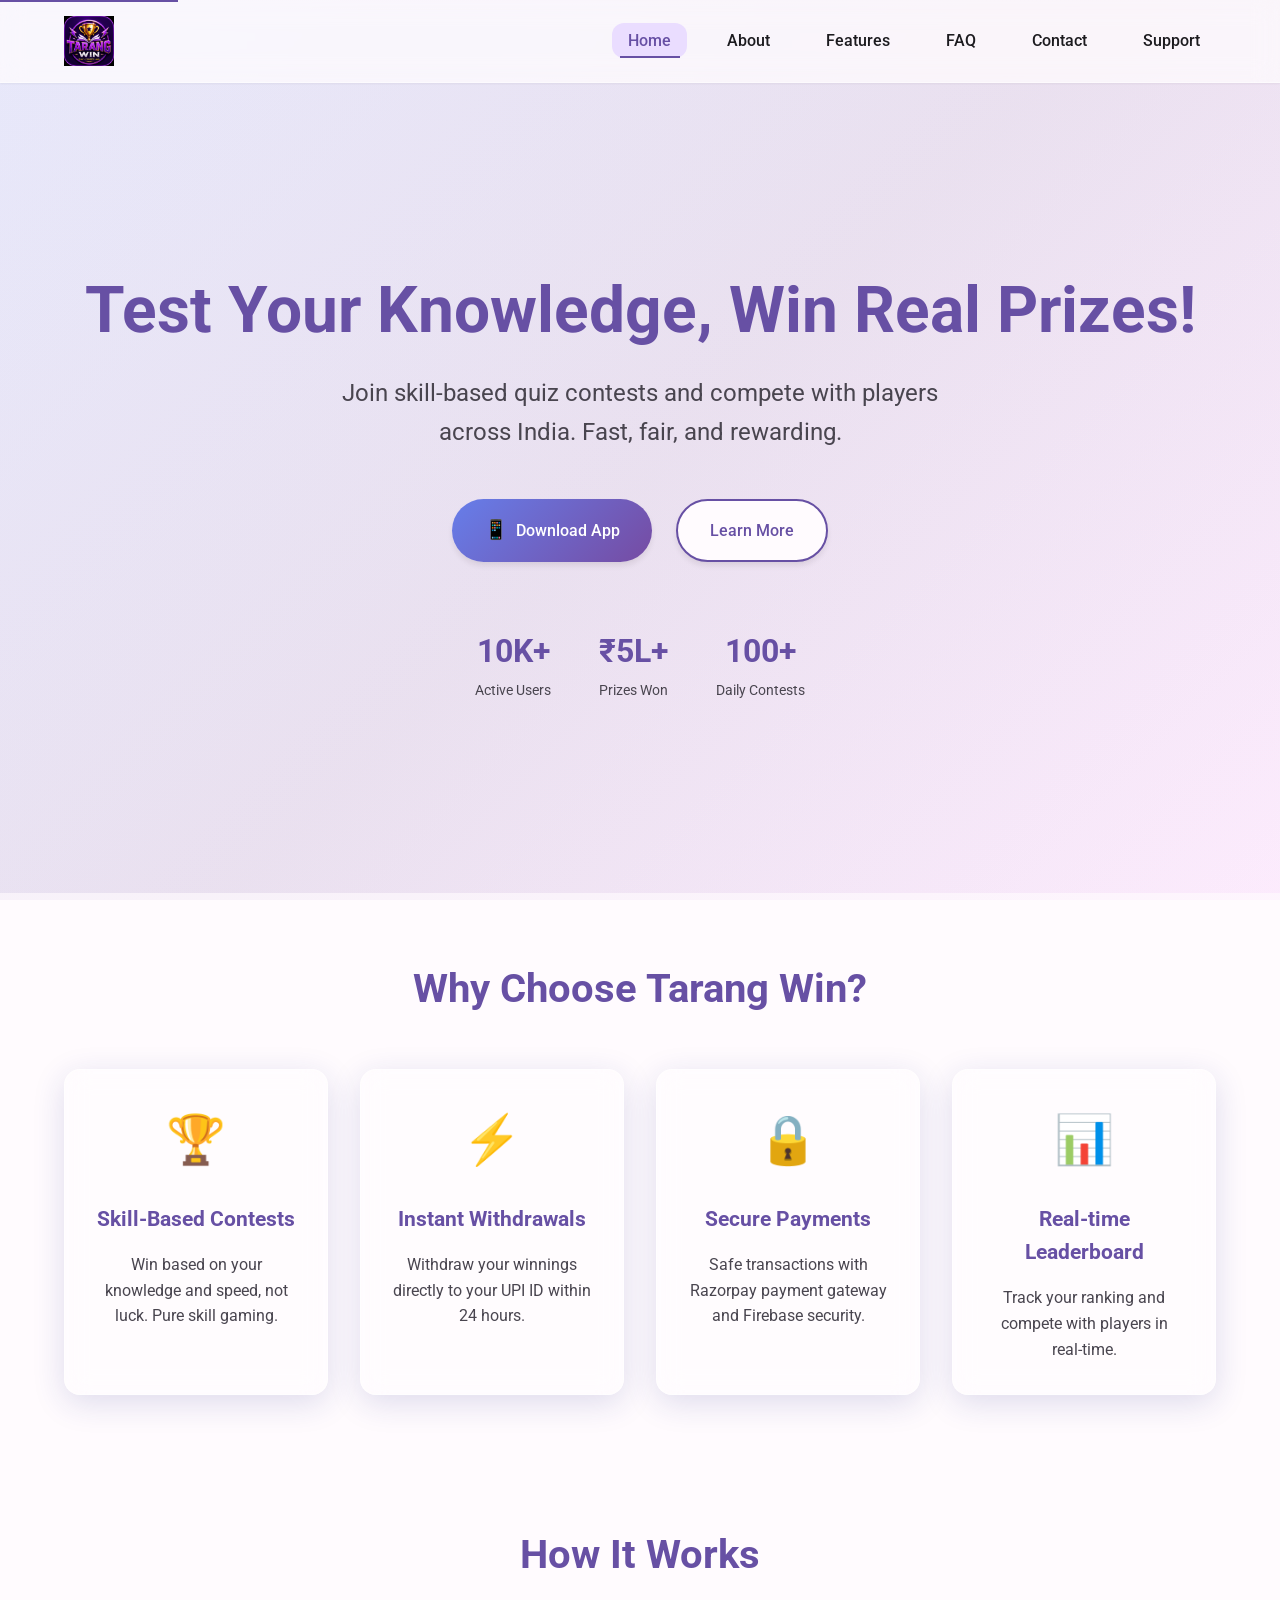
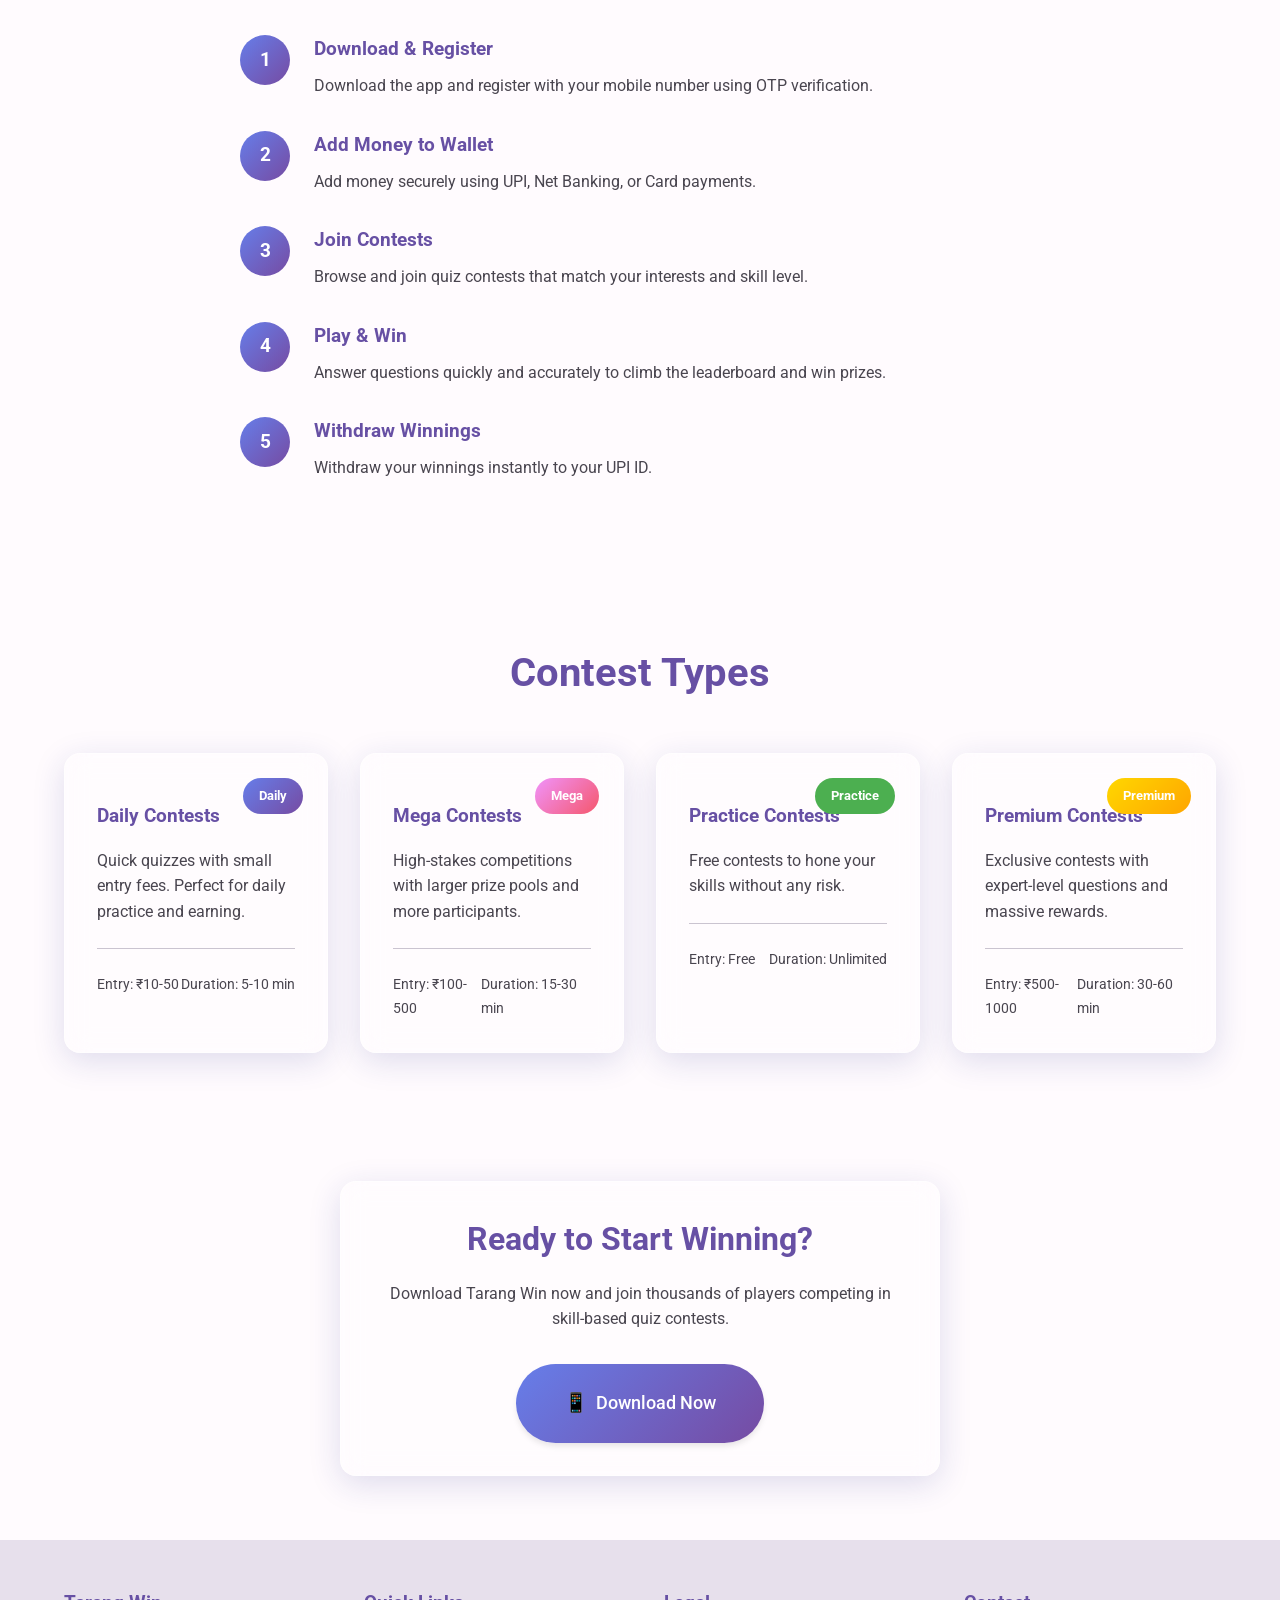
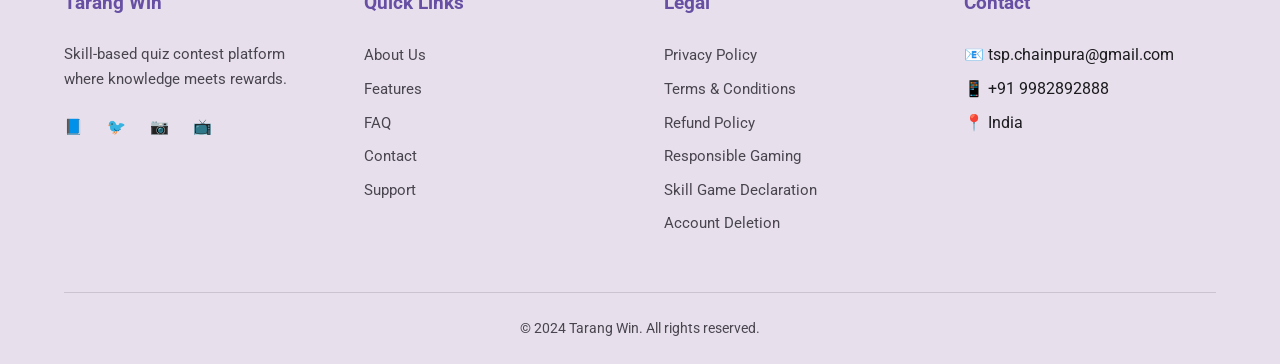
<file: index.html>
<!DOCTYPE html>
<html lang="en">
<head>
    <meta charset="UTF-8">
    <meta name="viewport" content="width=device-width, initial-scale=1.0">
    <meta name="description" content="Tarang Win - Skill-Based Quiz Contest Android Application. Test your knowledge and win prizes in daily quiz contests.">
    <meta name="keywords" content="quiz contest, skill game, win prizes, quiz app, trivia contest, knowledge competition">
    <meta name="author" content="Tarang Win">
    <meta name="robots" content="index, follow">
    <meta property="og:title" content="Tarang Win - Skill-Based Quiz Contest App">
    <meta property="og:description" content="Test your knowledge and win prizes in daily quiz contests. Download now!">
    <meta property="og:type" content="website">
    <meta property="og:url" content="https://tarangwin.com">
    <meta property="og:image" content="https://tarangwin.com/assets/og-image.png">
    <meta name="twitter:card" content="summary_large_image">
    <meta name="twitter:title" content="Tarang Win - Skill-Based Quiz Contest App">
    <meta name="twitter:description" content="Test your knowledge and win prizes in daily quiz contests.">
    <meta name="twitter:image" content="https://tarangwin.com/assets/twitter-image.png">
    <link rel="canonical" href="https://tarangwin.com">
    <title>Tarang Win - Skill-Based Quiz Contest App | Win Prizes</title>
    <link rel="stylesheet" href="style.css">
    <link rel="stylesheet" href="responsive.css">
    <link rel="manifest" href="manifest.json">
    <link rel="icon" type="image/x-icon" href="favicon.ico">
    <link rel="icon" type="image/svg+xml" href="favicon.svg">
    <link rel="apple-touch-icon" sizes="180x180" href="apple-touch-icon.png">
    <link rel="icon" type="image/png" sizes="32x32" href="favicon-32x32.png">
    <link rel="icon" type="image/png" sizes="16x16" href="favicon-16x16.png">
    <link rel="preconnect" href="https://fonts.googleapis.com">
    <link rel="preconnect" href="https://fonts.gstatic.com" crossorigin>
    <link href="https://fonts.googleapis.com/css2?family=Roboto:wght@300;400;500;700&display=swap" rel="stylesheet">
</head>
<body>
    <!-- Navigation -->
    <nav class="navbar">
        <div class="container">
            <div class="nav-brand">
                <a href="index.html" class="logo">
                    <img src="logo.png" alt="Tarang Win Logo" class="logo-image">
                </a>
            </div>
            <button class="nav-toggle" aria-label="Toggle navigation">
                <span></span>
                <span></span>
                <span></span>
            </button>
            <ul class="nav-menu">
                <li><a href="index.html" class="active">Home</a></li>
                <li><a href="about.html">About</a></li>
                <li><a href="features.html">Features</a></li>
                <li><a href="faq.html">FAQ</a></li>
                <li><a href="contact.html">Contact</a></li>
                <li><a href="support.html">Support</a></li>
            </ul>
        </div>
    </nav>

    <!-- Hero Section -->
    <section class="hero">
        <div class="hero-bg"></div>
        <div class="container">
            <div class="hero-content">
                <h1 class="hero-title">Test Your Knowledge, Win Real Prizes!</h1>
                <p class="hero-subtitle">Join skill-based quiz contests and compete with players across India. Fast, fair, and rewarding.</p>
                <div class="hero-buttons">
                    <a href="#" class="btn btn-primary">
                        <span class="btn-icon">📱</span>
                        Download App
                    </a>
                    <a href="about.html" class="btn btn-secondary">Learn More</a>
                </div>
                <div class="hero-stats">
                    <div class="stat-item">
                        <span class="stat-number">10K+</span>
                        <span class="stat-label">Active Users</span>
                    </div>
                    <div class="stat-item">
                        <span class="stat-number">₹5L+</span>
                        <span class="stat-label">Prizes Won</span>
                    </div>
                    <div class="stat-item">
                        <span class="stat-number">100+</span>
                        <span class="stat-label">Daily Contests</span>
                    </div>
                </div>
            </div>
        </div>
    </section>

    <!-- Features Preview -->
    <section class="features-preview">
        <div class="container">
            <h2 class="section-title">Why Choose Tarang Win?</h2>
            <div class="features-grid">
                <div class="feature-card glass-card">
                    <div class="feature-icon">🏆</div>
                    <h3>Skill-Based Contests</h3>
                    <p>Win based on your knowledge and speed, not luck. Pure skill gaming.</p>
                </div>
                <div class="feature-card glass-card">
                    <div class="feature-icon">⚡</div>
                    <h3>Instant Withdrawals</h3>
                    <p>Withdraw your winnings directly to your UPI ID within 24 hours.</p>
                </div>
                <div class="feature-card glass-card">
                    <div class="feature-icon">🔒</div>
                    <h3>Secure Payments</h3>
                    <p>Safe transactions with Razorpay payment gateway and Firebase security.</p>
                </div>
                <div class="feature-card glass-card">
                    <div class="feature-icon">📊</div>
                    <h3>Real-time Leaderboard</h3>
                    <p>Track your ranking and compete with players in real-time.</p>
                </div>
            </div>
        </div>
    </section>

    <!-- How It Works -->
    <section class="how-it-works">
        <div class="container">
            <h2 class="section-title">How It Works</h2>
            <div class="steps-container">
                <div class="step-item">
                    <div class="step-number">1</div>
                    <div class="step-content">
                        <h3>Download & Register</h3>
                        <p>Download the app and register with your mobile number using OTP verification.</p>
                    </div>
                </div>
                <div class="step-item">
                    <div class="step-number">2</div>
                    <div class="step-content">
                        <h3>Add Money to Wallet</h3>
                        <p>Add money securely using UPI, Net Banking, or Card payments.</p>
                    </div>
                </div>
                <div class="step-item">
                    <div class="step-number">3</div>
                    <div class="step-content">
                        <h3>Join Contests</h3>
                        <p>Browse and join quiz contests that match your interests and skill level.</p>
                    </div>
                </div>
                <div class="step-item">
                    <div class="step-number">4</div>
                    <div class="step-content">
                        <h3>Play & Win</h3>
                        <p>Answer questions quickly and accurately to climb the leaderboard and win prizes.</p>
                    </div>
                </div>
                <div class="step-item">
                    <div class="step-number">5</div>
                    <div class="step-content">
                        <h3>Withdraw Winnings</h3>
                        <p>Withdraw your winnings instantly to your UPI ID.</p>
                    </div>
                </div>
            </div>
        </div>
    </section>

    <!-- Contest Types -->
    <section class="contest-types">
        <div class="container">
            <h2 class="section-title">Contest Types</h2>
            <div class="contest-grid">
                <div class="contest-card glass-card">
                    <div class="contest-badge daily">Daily</div>
                    <h3>Daily Contests</h3>
                    <p>Quick quizzes with small entry fees. Perfect for daily practice and earning.</p>
                    <div class="contest-info">
                        <span>Entry: ₹10-50</span>
                        <span>Duration: 5-10 min</span>
                    </div>
                </div>
                <div class="contest-card glass-card">
                    <div class="contest-badge mega">Mega</div>
                    <h3>Mega Contests</h3>
                    <p>High-stakes competitions with larger prize pools and more participants.</p>
                    <div class="contest-info">
                        <span>Entry: ₹100-500</span>
                        <span>Duration: 15-30 min</span>
                    </div>
                </div>
                <div class="contest-card glass-card">
                    <div class="contest-badge practice">Practice</div>
                    <h3>Practice Contests</h3>
                    <p>Free contests to hone your skills without any risk.</p>
                    <div class="contest-info">
                        <span>Entry: Free</span>
                        <span>Duration: Unlimited</span>
                    </div>
                </div>
                <div class="contest-card glass-card">
                    <div class="contest-badge premium">Premium</div>
                    <h3>Premium Contests</h3>
                    <p>Exclusive contests with expert-level questions and massive rewards.</p>
                    <div class="contest-info">
                        <span>Entry: ₹500-1000</span>
                        <span>Duration: 30-60 min</span>
                    </div>
                </div>
            </div>
        </div>
    </section>

    <!-- CTA Section -->
    <section class="cta-section">
        <div class="container">
            <div class="cta-content glass-card">
                <h2>Ready to Start Winning?</h2>
                <p>Download Tarang Win now and join thousands of players competing in skill-based quiz contests.</p>
                <a href="#" class="btn btn-primary btn-large">
                    <span class="btn-icon">📱</span>
                    Download Now
                </a>
            </div>
        </div>
    </section>

    <!-- Footer -->
    <footer class="footer">
        <div class="container">
            <div class="footer-content">
                <div class="footer-section">
                    <h3>Tarang Win</h3>
                    <p>Skill-based quiz contest platform where knowledge meets rewards.</p>
                    <div class="social-links">
                        <a href="#" aria-label="Facebook">📘</a>
                        <a href="#" aria-label="Twitter">🐦</a>
                        <a href="#" aria-label="Instagram">📷</a>
                        <a href="#" aria-label="YouTube">📺</a>
                    </div>
                </div>
                <div class="footer-section">
                    <h3>Quick Links</h3>
                    <ul>
                        <li><a href="about.html">About Us</a></li>
                        <li><a href="features.html">Features</a></li>
                        <li><a href="faq.html">FAQ</a></li>
                        <li><a href="contact.html">Contact</a></li>
                        <li><a href="support.html">Support</a></li>
                    </ul>
                </div>
                <div class="footer-section">
                    <h3>Legal</h3>
                    <ul>
                        <li><a href="privacy-policy.html">Privacy Policy</a></li>
                        <li><a href="terms-conditions.html">Terms & Conditions</a></li>
                        <li><a href="refund-policy.html">Refund Policy</a></li>
                        <li><a href="responsible-gaming.html">Responsible Gaming</a></li>
                        <li><a href="skill-game-declaration.html">Skill Game Declaration</a></li>
                        <li><a href="account-deletion.html">Account Deletion</a></li>
                    </ul>
                </div>
                <div class="footer-section">
                    <h3>Contact</h3>
                    <ul>
                        <li>📧 tsp.chainpura@gmail.com</li>
                        <li>📱 +91 9982892888</li>
                        <li>📍 India</li>
                    </ul>
                </div>
            </div>
            <div class="footer-bottom">
                <p>&copy; 2024 Tarang Win. All rights reserved.</p>
            </div>
        </div>
    </footer>

    <script src="app.js"></script>
</body>
</html>
</file>
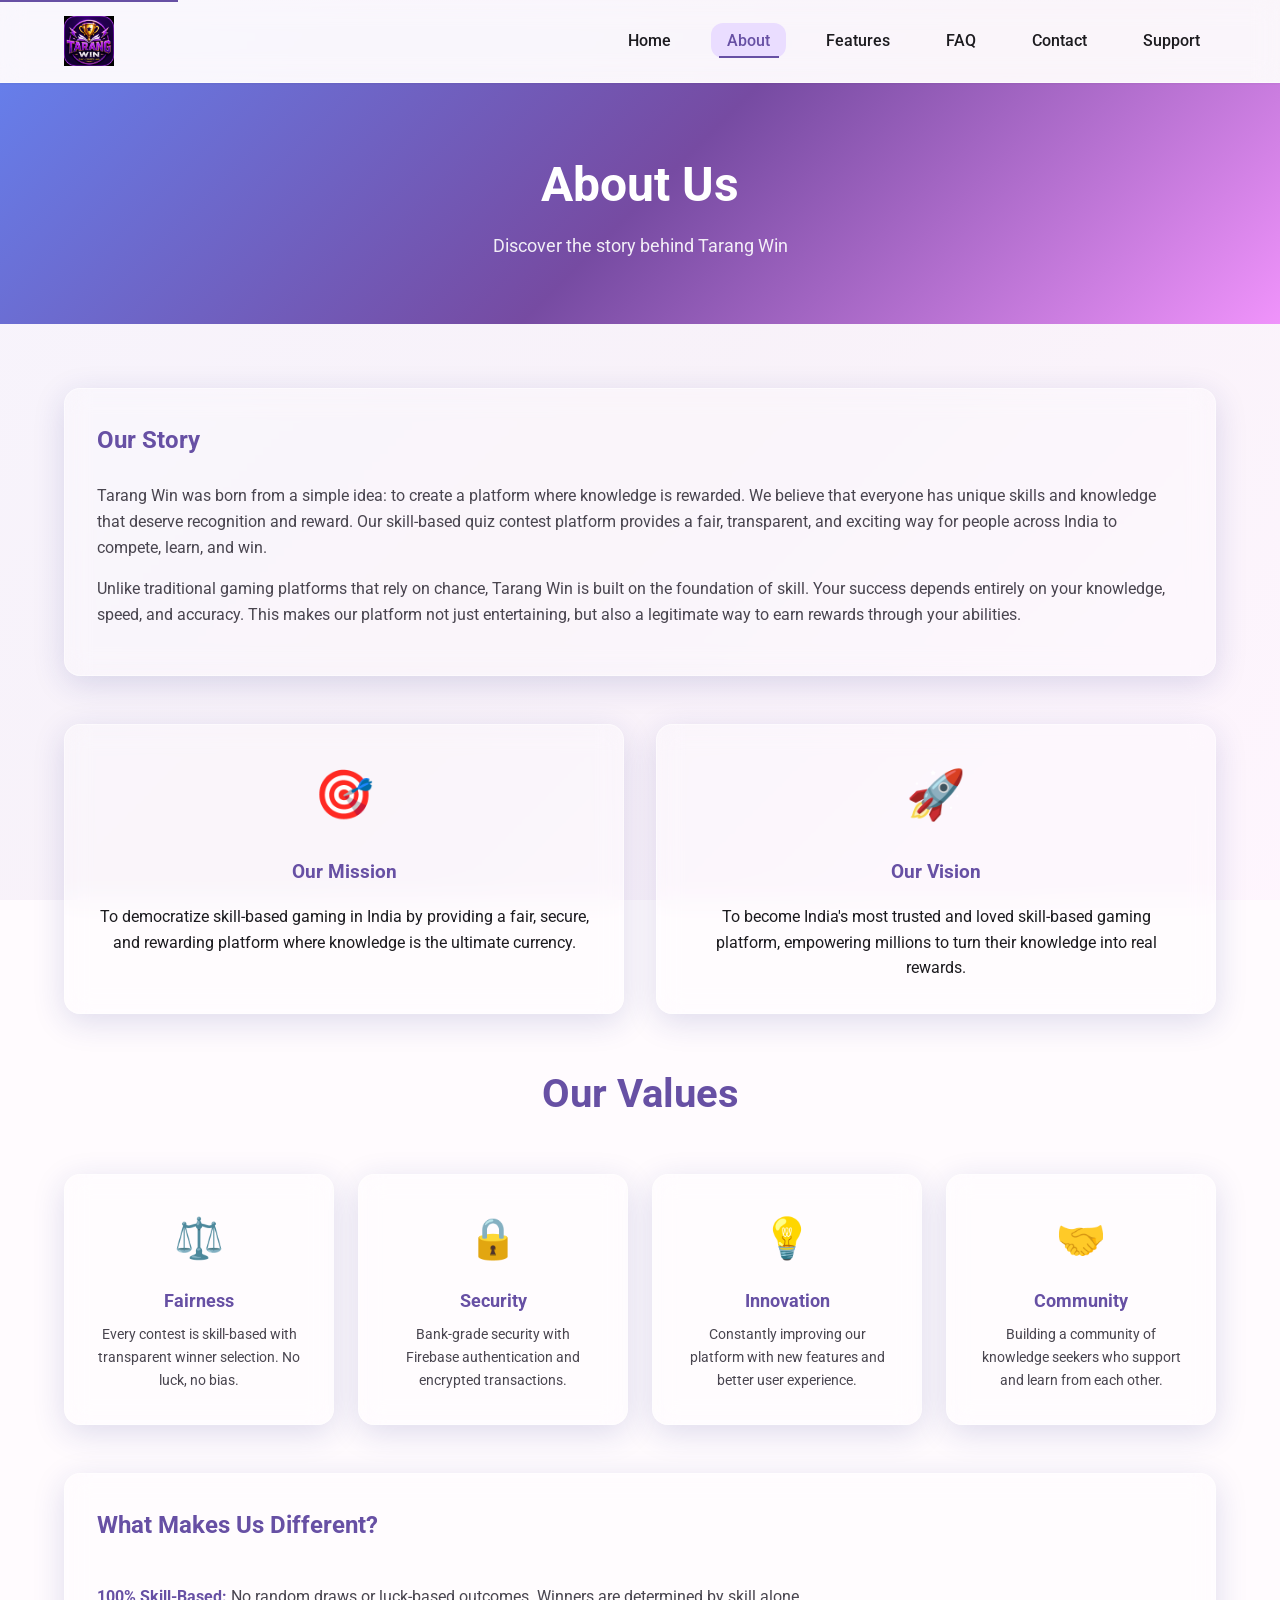
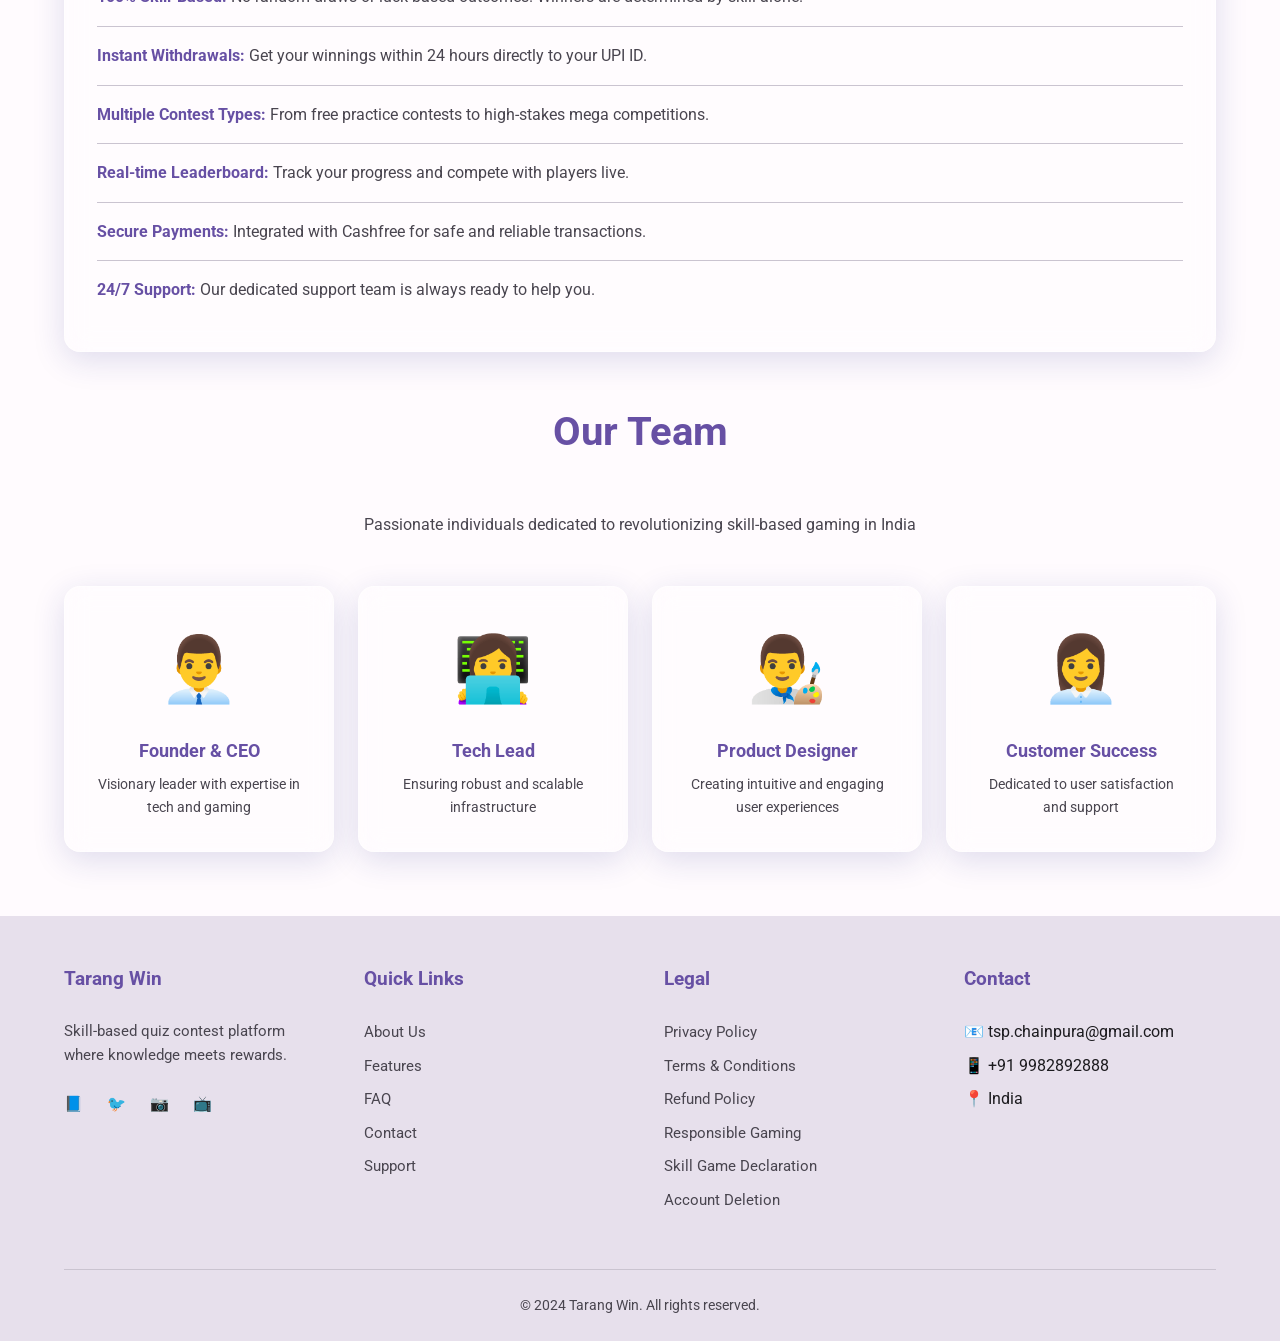
<file: about.html>
<!DOCTYPE html>
<html lang="en">
<head>
    <meta charset="UTF-8">
    <meta name="viewport" content="width=device-width, initial-scale=1.0">
    <meta name="description" content="Learn about Tarang Win - India's leading skill-based quiz contest platform. Our mission, vision, and team.">
    <meta name="keywords" content="about tarang win, quiz platform, skill gaming company">
    <meta name="author" content="Tarang Win">
    <meta name="robots" content="index, follow">
    <meta property="og:title" content="About Us - Tarang Win">
    <meta property="og:description" content="Learn about Tarang Win - India's leading skill-based quiz contest platform.">
    <meta property="og:type" content="website">
    <meta property="og:url" content="https://tarangwin.com/about.html">
    <link rel="canonical" href="https://tarangwin.com/about.html">
    <title>About Us - Tarang Win</title>
    <link rel="stylesheet" href="style.css">
    <link rel="stylesheet" href="responsive.css">
    <link rel="manifest" href="manifest.json">
    <link rel="icon" type="image/x-icon" href="favicon.ico">
    <link rel="icon" type="image/svg+xml" href="favicon.svg">
    <link rel="apple-touch-icon" sizes="180x180" href="apple-touch-icon.png">
    <link rel="icon" type="image/png" sizes="32x32" href="favicon-32x32.png">
    <link rel="icon" type="image/png" sizes="16x16" href="favicon-16x16.png">
    <link rel="preconnect" href="https://fonts.googleapis.com">
    <link rel="preconnect" href="https://fonts.gstatic.com" crossorigin>
    <link href="https://fonts.googleapis.com/css2?family=Roboto:wght@300;400;500;700&display=swap" rel="stylesheet">
</head>
<body>
    <!-- Navigation -->
    <nav class="navbar">
        <div class="container">
            <div class="nav-brand">
                <a href="index.html" class="logo">
                    <img src="logo.png" alt="Tarang Win Logo" class="logo-image">
                </a>
            </div>
            <button class="nav-toggle" aria-label="Toggle navigation">
                <span></span>
                <span></span>
                <span></span>
            </button>
            <ul class="nav-menu">
                <li><a href="index.html">Home</a></li>
                <li><a href="about.html" class="active">About</a></li>
                <li><a href="features.html">Features</a></li>
                <li><a href="faq.html">FAQ</a></li>
                <li><a href="contact.html">Contact</a></li>
                <li><a href="support.html">Support</a></li>
            </ul>
        </div>
    </nav>

    <!-- Page Header -->
    <section class="page-header">
        <div class="container">
            <h1>About Us</h1>
            <p>Discover the story behind Tarang Win</p>
        </div>
    </section>

    <!-- About Content -->
    <section class="about-content">
        <div class="container">
            <div class="about-intro glass-card">
                <h2>Our Story</h2>
                <p>Tarang Win was born from a simple idea: to create a platform where knowledge is rewarded. We believe that everyone has unique skills and knowledge that deserve recognition and reward. Our skill-based quiz contest platform provides a fair, transparent, and exciting way for people across India to compete, learn, and win.</p>
                <p>Unlike traditional gaming platforms that rely on chance, Tarang Win is built on the foundation of skill. Your success depends entirely on your knowledge, speed, and accuracy. This makes our platform not just entertaining, but also a legitimate way to earn rewards through your abilities.</p>
            </div>

            <div class="mission-vision">
                <div class="mission-card glass-card">
                    <div class="card-icon">🎯</div>
                    <h3>Our Mission</h3>
                    <p>To democratize skill-based gaming in India by providing a fair, secure, and rewarding platform where knowledge is the ultimate currency.</p>
                </div>
                <div class="vision-card glass-card">
                    <div class="card-icon">🚀</div>
                    <h3>Our Vision</h3>
                    <p>To become India's most trusted and loved skill-based gaming platform, empowering millions to turn their knowledge into real rewards.</p>
                </div>
            </div>

            <div class="values-section">
                <h2 class="section-title">Our Values</h2>
                <div class="values-grid">
                    <div class="value-card glass-card">
                        <div class="value-icon">⚖️</div>
                        <h3>Fairness</h3>
                        <p>Every contest is skill-based with transparent winner selection. No luck, no bias.</p>
                    </div>
                    <div class="value-card glass-card">
                        <div class="value-icon">🔒</div>
                        <h3>Security</h3>
                        <p>Bank-grade security with Firebase authentication and encrypted transactions.</p>
                    </div>
                    <div class="value-card glass-card">
                        <div class="value-icon">💡</div>
                        <h3>Innovation</h3>
                        <p>Constantly improving our platform with new features and better user experience.</p>
                    </div>
                    <div class="value-card glass-card">
                        <div class="value-icon">🤝</div>
                        <h3>Community</h3>
                        <p>Building a community of knowledge seekers who support and learn from each other.</p>
                    </div>
                </div>
            </div>

            <div class="why-different glass-card">
                <h2>What Makes Us Different?</h2>
                <ul class="different-list">
                    <li><strong>100% Skill-Based:</strong> No random draws or luck-based outcomes. Winners are determined by skill alone.</li>
                    <li><strong>Instant Withdrawals:</strong> Get your winnings within 24 hours directly to your UPI ID.</li>
                    <li><strong>Multiple Contest Types:</strong> From free practice contests to high-stakes mega competitions.</li>
                    <li><strong>Real-time Leaderboard:</strong> Track your progress and compete with players live.</li>
                    <li><strong>Secure Payments:</strong> Integrated with Cashfree for safe and reliable transactions.</li>
                    <li><strong>24/7 Support:</strong> Our dedicated support team is always ready to help you.</li>
                </ul>
            </div>

            <div class="team-section">
                <h2 class="section-title">Our Team</h2>
                <p class="section-subtitle">Passionate individuals dedicated to revolutionizing skill-based gaming in India</p>
                <div class="team-grid">
                    <div class="team-card glass-card">
                        <div class="team-avatar">👨‍💼</div>
                        <h3>Founder & CEO</h3>
                        <p>Visionary leader with expertise in tech and gaming</p>
                    </div>
                    <div class="team-card glass-card">
                        <div class="team-avatar">👩‍💻</div>
                        <h3>Tech Lead</h3>
                        <p>Ensuring robust and scalable infrastructure</p>
                    </div>
                    <div class="team-card glass-card">
                        <div class="team-avatar">👨‍🎨</div>
                        <h3>Product Designer</h3>
                        <p>Creating intuitive and engaging user experiences</p>
                    </div>
                    <div class="team-card glass-card">
                        <div class="team-avatar">👩‍💼</div>
                        <h3>Customer Success</h3>
                        <p>Dedicated to user satisfaction and support</p>
                    </div>
                </div>
            </div>
        </div>
    </section>

    <!-- Footer -->
    <footer class="footer">
        <div class="container">
            <div class="footer-content">
                <div class="footer-section">
                    <h3>Tarang Win</h3>
                    <p>Skill-based quiz contest platform where knowledge meets rewards.</p>
                    <div class="social-links">
                        <a href="#" aria-label="Facebook">📘</a>
                        <a href="#" aria-label="Twitter">🐦</a>
                        <a href="#" aria-label="Instagram">📷</a>
                        <a href="#" aria-label="YouTube">📺</a>
                    </div>
                </div>
                <div class="footer-section">
                    <h3>Quick Links</h3>
                    <ul>
                        <li><a href="about.html">About Us</a></li>
                        <li><a href="features.html">Features</a></li>
                        <li><a href="faq.html">FAQ</a></li>
                        <li><a href="contact.html">Contact</a></li>
                        <li><a href="support.html">Support</a></li>
                    </ul>
                </div>
                <div class="footer-section">
                    <h3>Legal</h3>
                    <ul>
                        <li><a href="privacy-policy.html">Privacy Policy</a></li>
                        <li><a href="terms-conditions.html">Terms & Conditions</a></li>
                        <li><a href="refund-policy.html">Refund Policy</a></li>
                        <li><a href="responsible-gaming.html">Responsible Gaming</a></li>
                        <li><a href="skill-game-declaration.html">Skill Game Declaration</a></li>
                        <li><a href="account-deletion.html">Account Deletion</a></li>
                    </ul>
                </div>
                <div class="footer-section">
                    <h3>Contact</h3>
                    <ul>
                        <li>📧 tsp.chainpura@gmail.com</li>
                        <li>📱 +91 9982892888</li>
                        <li>📍 India</li>
                    </ul>
                </div>
            </div>
            <div class="footer-bottom">
                <p>&copy; 2024 Tarang Win. All rights reserved.</p>
            </div>
        </div>
    </footer>

    <script src="app.js"></script>
</body>
</html>
</file>
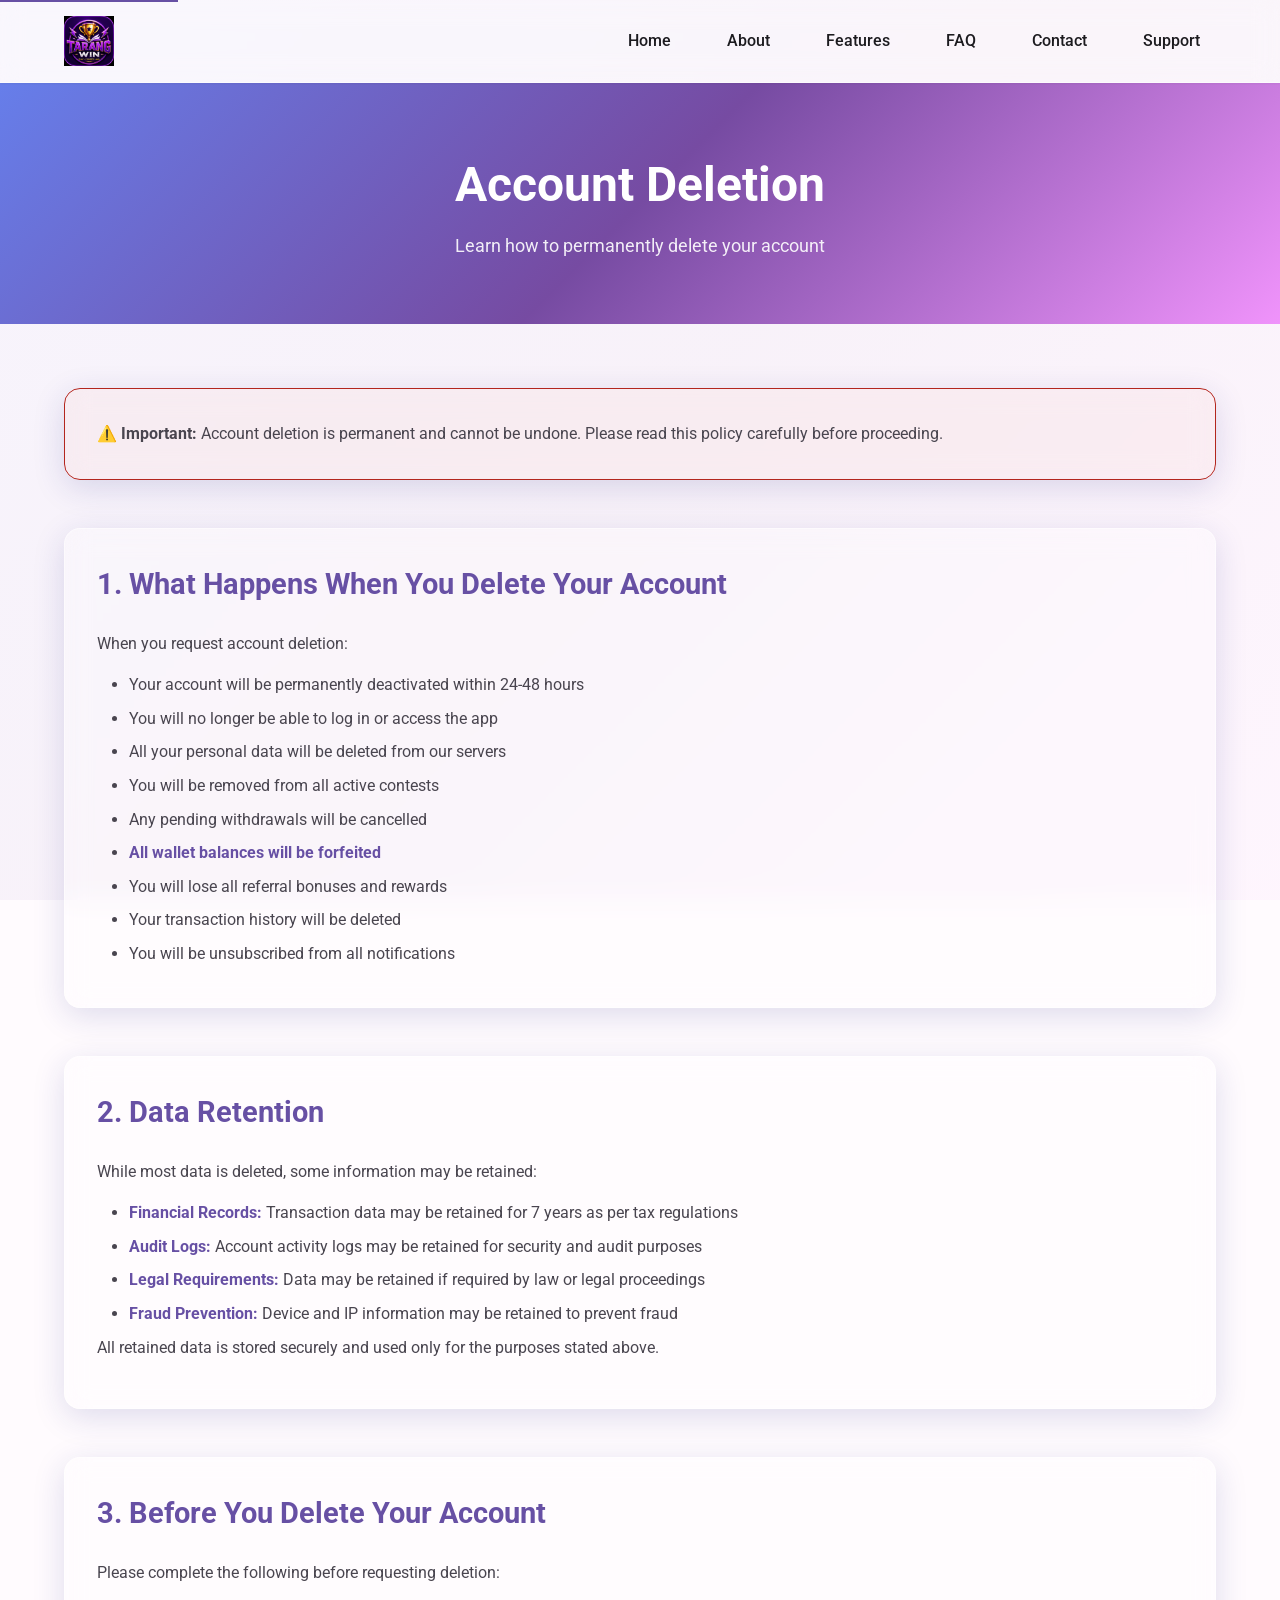
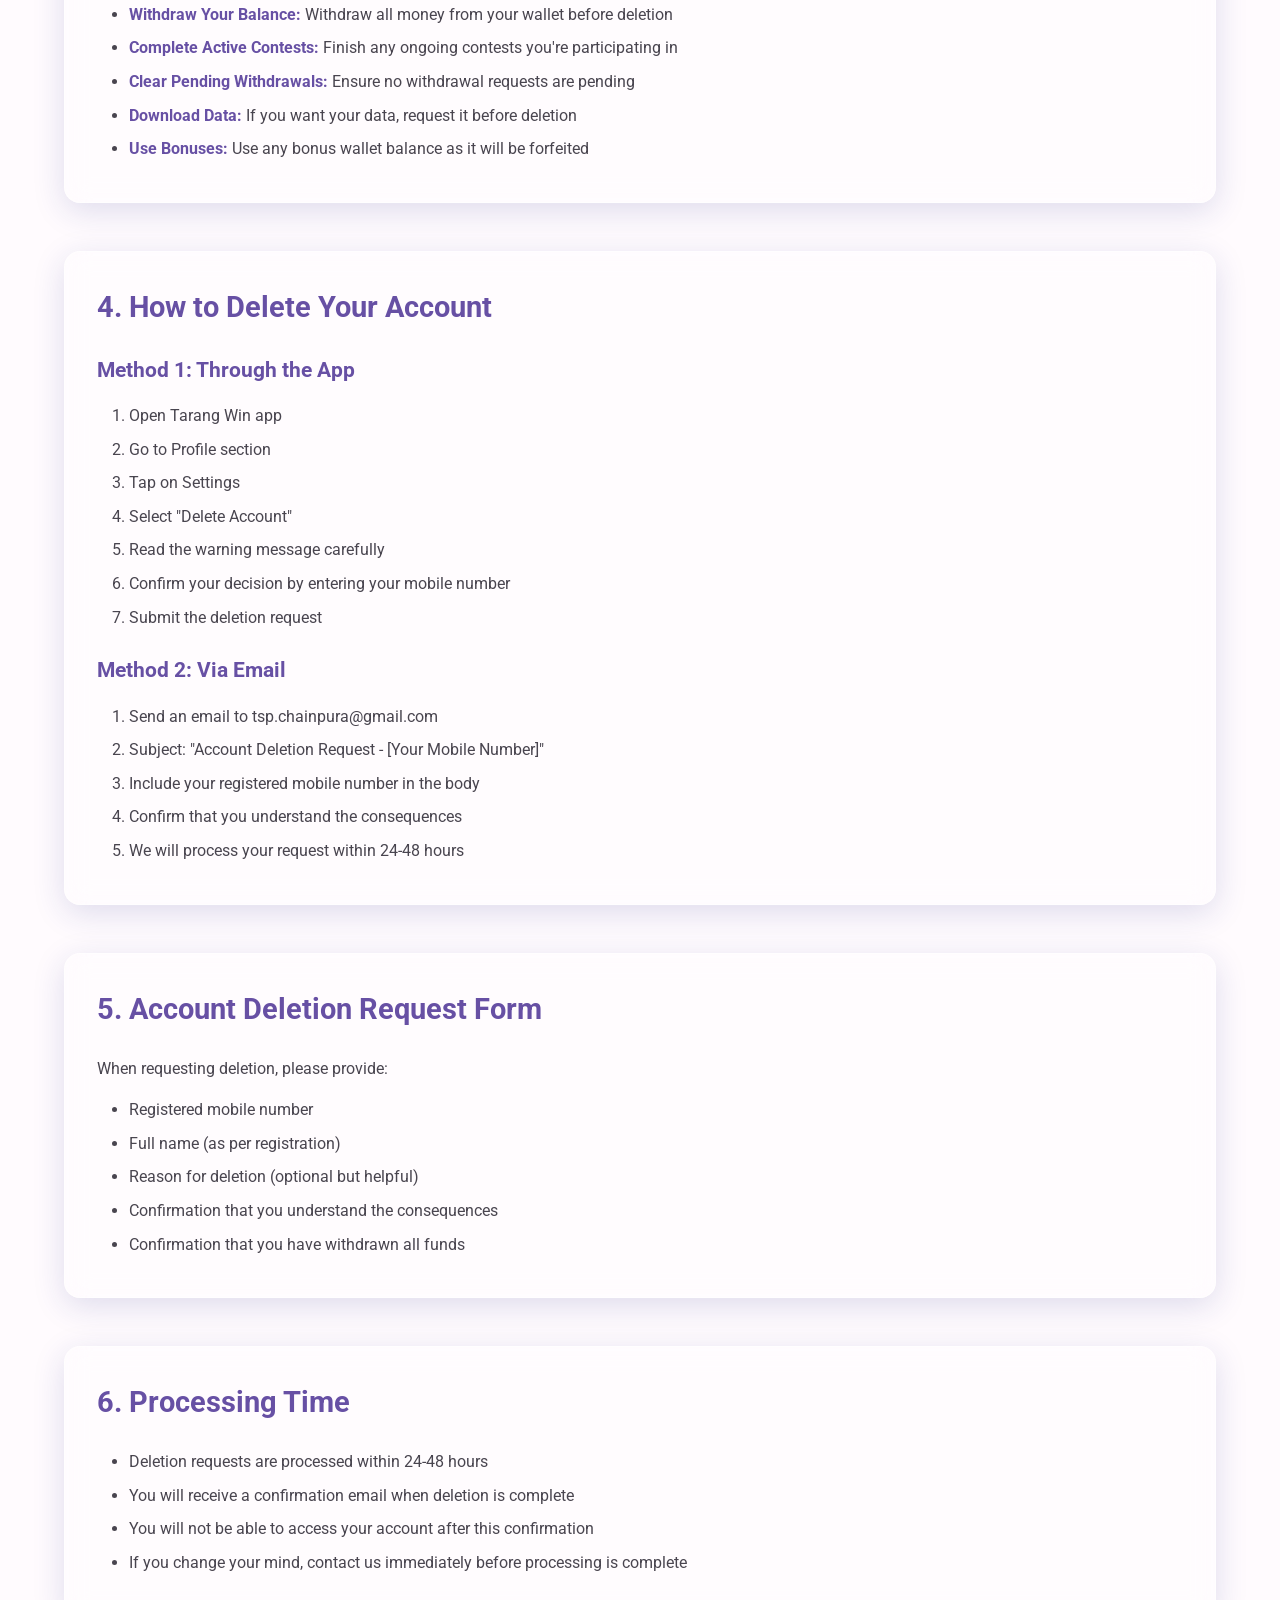
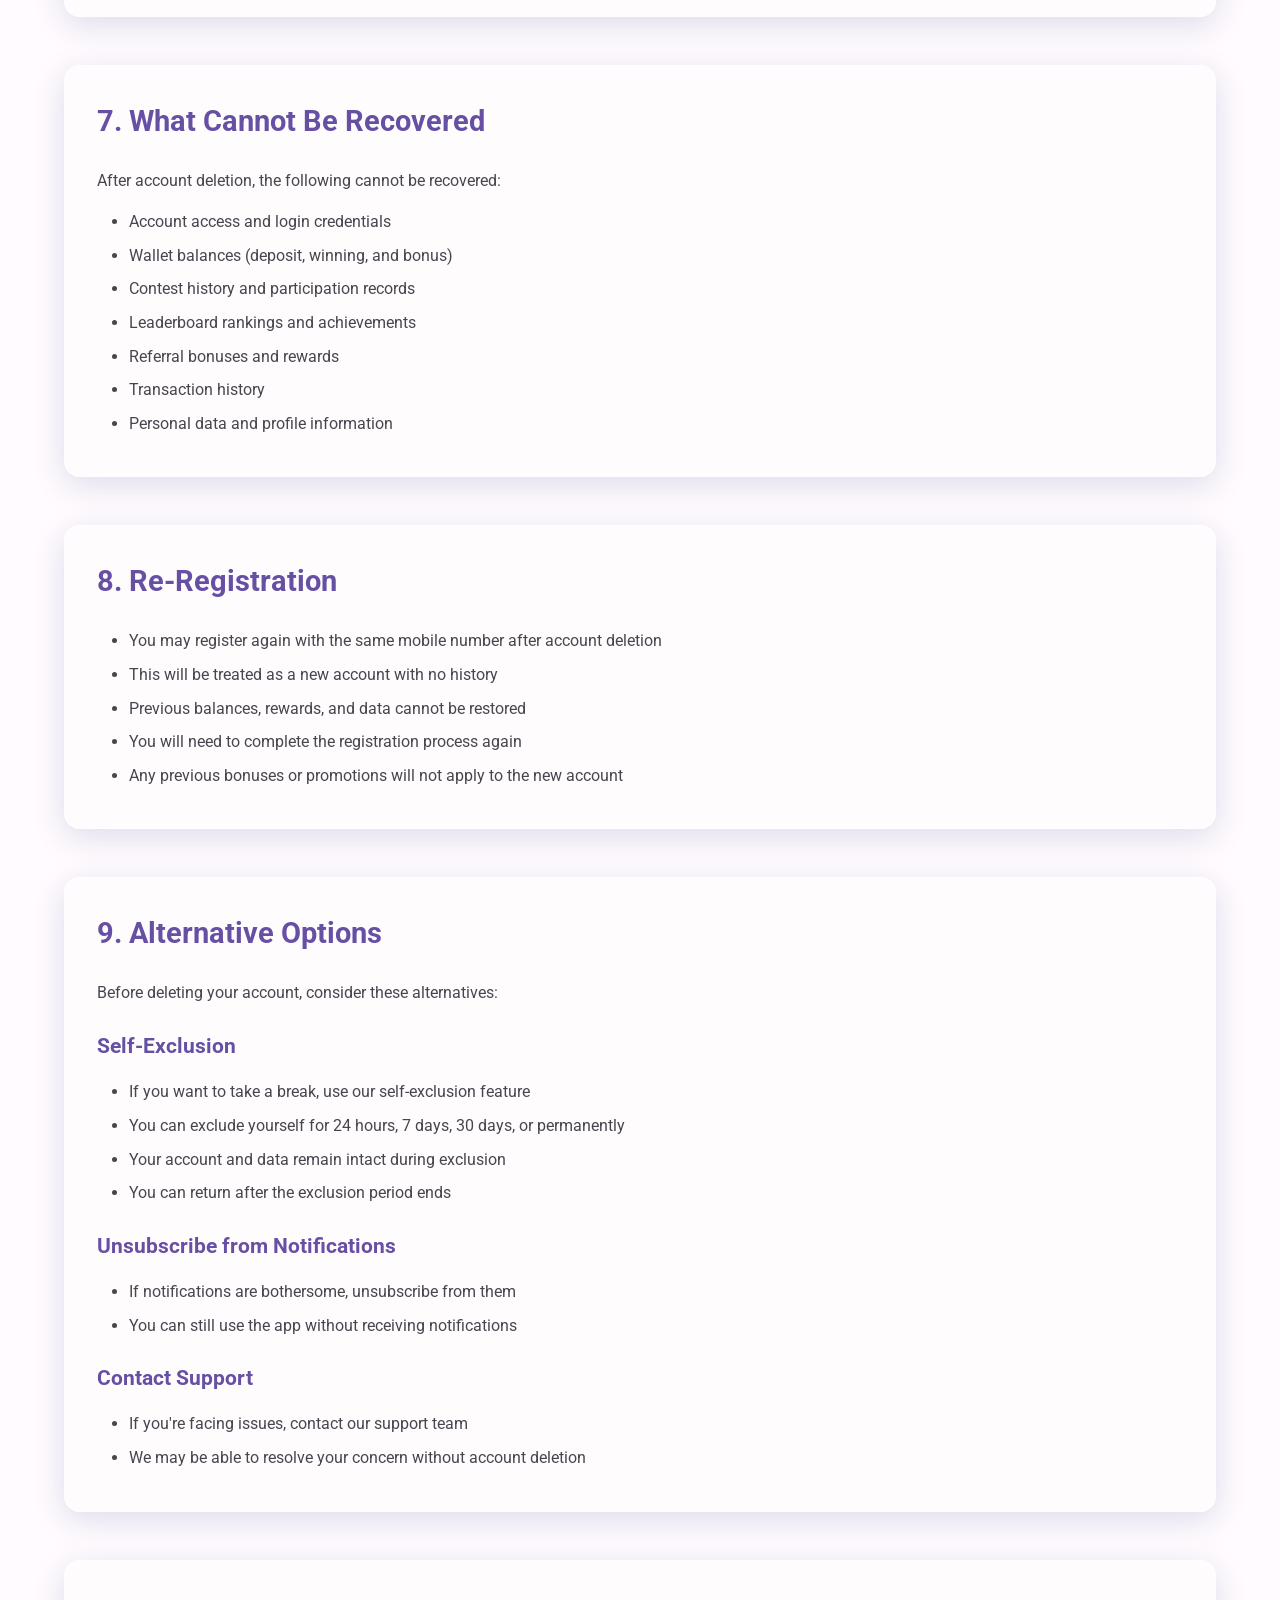
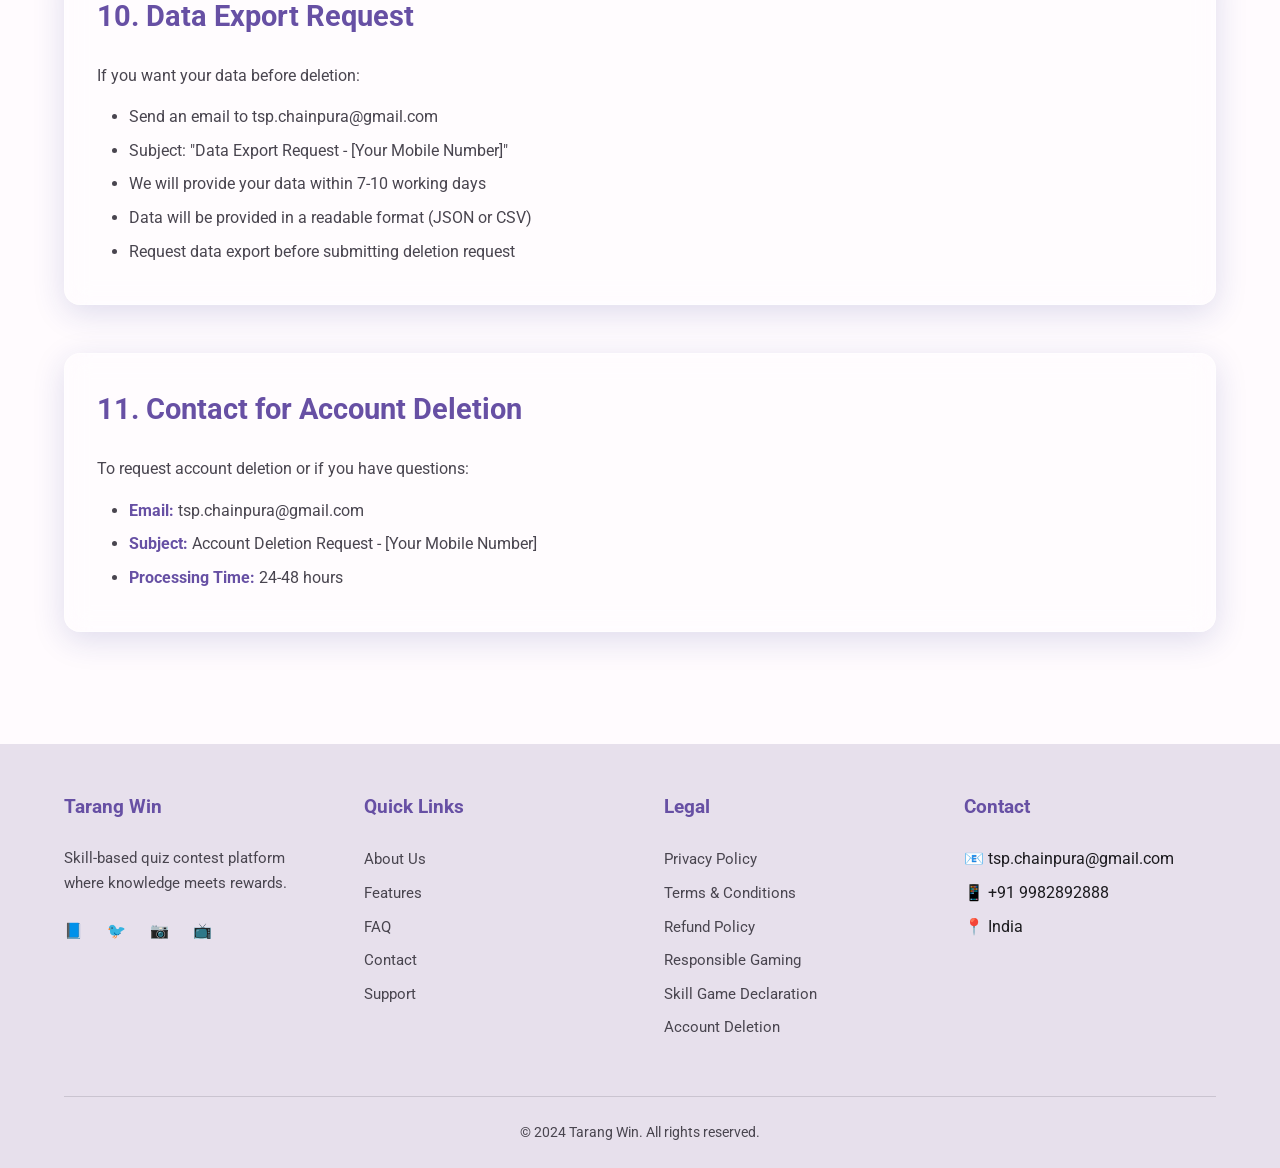
<file: account-deletion.html>
<!DOCTYPE html>
<html lang="en">
<head>
    <meta charset="UTF-8">
    <meta name="viewport" content="width=device-width, initial-scale=1.0">
    <meta name="description" content="Account Deletion Policy for Tarang Win - Learn how to delete your account and what happens after deletion.">
    <meta name="keywords" content="account deletion, delete account, data removal, tarang win">
    <meta name="author" content="Tarang Win">
    <meta name="robots" content="index, follow">
    <meta property="og:title" content="Account Deletion - Tarang Win">
    <meta property="og:description" content="Learn how to delete your Tarang Win account permanently.">
    <meta property="og:type" content="website">
    <meta property="og:url" content="https://tarangwin.com/account-deletion.html">
    <link rel="canonical" href="https://tarangwin.com/account-deletion.html">
    <title>Account Deletion - Tarang Win</title>
    <link rel="stylesheet" href="style.css">
    <link rel="stylesheet" href="responsive.css">
    <link rel="manifest" href="manifest.json">
    <link rel="icon" type="image/x-icon" href="favicon.ico">
    <link rel="icon" type="image/svg+xml" href="favicon.svg">
    <link rel="apple-touch-icon" sizes="180x180" href="apple-touch-icon.png">
    <link rel="icon" type="image/png" sizes="32x32" href="favicon-32x32.png">
    <link rel="icon" type="image/png" sizes="16x16" href="favicon-16x16.png">
    <link rel="preconnect" href="https://fonts.googleapis.com">
    <link rel="preconnect" href="https://fonts.gstatic.com" crossorigin>
    <link href="https://fonts.googleapis.com/css2?family=Roboto:wght@300;400;500;700&display=swap" rel="stylesheet">
</head>
<body>
    <!-- Navigation -->
    <nav class="navbar">
        <div class="container">
            <div class="nav-brand">
                <a href="index.html" class="logo">
                    <img src="logo.png" alt="Tarang Win Logo" class="logo-image">
                </a>
            </div>
            <button class="nav-toggle" aria-label="Toggle navigation">
                <span></span>
                <span></span>
                <span></span>
            </button>
            <ul class="nav-menu">
                <li><a href="index.html">Home</a></li>
                <li><a href="about.html">About</a></li>
                <li><a href="features.html">Features</a></li>
                <li><a href="faq.html">FAQ</a></li>
                <li><a href="contact.html">Contact</a></li>
                <li><a href="support.html">Support</a></li>
            </ul>
        </div>
    </nav>

    <!-- Page Header -->
    <section class="page-header">
        <div class="container">
            <h1>Account Deletion</h1>
            <p>Learn how to permanently delete your account</p>
        </div>
    </section>

    <!-- Account Deletion Content -->
    <section class="legal-content">
        <div class="container">
            <div class="legal-intro glass-card warning">
                <p><strong>⚠️ Important:</strong> Account deletion is permanent and cannot be undone. Please read this policy carefully before proceeding.</p>
            </div>

            <div class="legal-section glass-card">
                <h2>1. What Happens When You Delete Your Account</h2>
                <p>When you request account deletion:</p>
                <ul>
                    <li>Your account will be permanently deactivated within 24-48 hours</li>
                    <li>You will no longer be able to log in or access the app</li>
                    <li>All your personal data will be deleted from our servers</li>
                    <li>You will be removed from all active contests</li>
                    <li>Any pending withdrawals will be cancelled</li>
                    <li><strong>All wallet balances will be forfeited</strong></li>
                    <li>You will lose all referral bonuses and rewards</li>
                    <li>Your transaction history will be deleted</li>
                    <li>You will be unsubscribed from all notifications</li>
                </ul>
            </div>

            <div class="legal-section glass-card">
                <h2>2. Data Retention</h2>
                <p>While most data is deleted, some information may be retained:</p>
                <ul>
                    <li><strong>Financial Records:</strong> Transaction data may be retained for 7 years as per tax regulations</li>
                    <li><strong>Audit Logs:</strong> Account activity logs may be retained for security and audit purposes</li>
                    <li><strong>Legal Requirements:</strong> Data may be retained if required by law or legal proceedings</li>
                    <li><strong>Fraud Prevention:</strong> Device and IP information may be retained to prevent fraud</li>
                </ul>
                <p>All retained data is stored securely and used only for the purposes stated above.</p>
            </div>

            <div class="legal-section glass-card">
                <h2>3. Before You Delete Your Account</h2>
                <p>Please complete the following before requesting deletion:</p>
                <ul>
                    <li><strong>Withdraw Your Balance:</strong> Withdraw all money from your wallet before deletion</li>
                    <li><strong>Complete Active Contests:</strong> Finish any ongoing contests you're participating in</li>
                    <li><strong>Clear Pending Withdrawals:</strong> Ensure no withdrawal requests are pending</li>
                    <li><strong>Download Data:</strong> If you want your data, request it before deletion</li>
                    <li><strong>Use Bonuses:</strong> Use any bonus wallet balance as it will be forfeited</li>
                </ul>
            </div>

            <div class="legal-section glass-card">
                <h2>4. How to Delete Your Account</h2>
                <h3>Method 1: Through the App</h3>
                <ol>
                    <li>Open Tarang Win app</li>
                    <li>Go to Profile section</li>
                    <li>Tap on Settings</li>
                    <li>Select "Delete Account"</li>
                    <li>Read the warning message carefully</li>
                    <li>Confirm your decision by entering your mobile number</li>
                    <li>Submit the deletion request</li>
                </ol>
                
                <h3>Method 2: Via Email</h3>
                <ol>
                    <li>Send an email to tsp.chainpura@gmail.com</li>
                    <li>Subject: "Account Deletion Request - [Your Mobile Number]"</li>
                    <li>Include your registered mobile number in the body</li>
                    <li>Confirm that you understand the consequences</li>
                    <li>We will process your request within 24-48 hours</li>
                </ol>
            </div>

            <div class="legal-section glass-card">
                <h2>5. Account Deletion Request Form</h2>
                <p>When requesting deletion, please provide:</p>
                <ul>
                    <li>Registered mobile number</li>
                    <li>Full name (as per registration)</li>
                    <li>Reason for deletion (optional but helpful)</li>
                    <li>Confirmation that you understand the consequences</li>
                    <li>Confirmation that you have withdrawn all funds</li>
                </ul>
            </div>

            <div class="legal-section glass-card">
                <h2>6. Processing Time</h2>
                <ul>
                    <li>Deletion requests are processed within 24-48 hours</li>
                    <li>You will receive a confirmation email when deletion is complete</li>
                    <li>You will not be able to access your account after this confirmation</li>
                    <li>If you change your mind, contact us immediately before processing is complete</li>
                </ul>
            </div>

            <div class="legal-section glass-card">
                <h2>7. What Cannot Be Recovered</h2>
                <p>After account deletion, the following cannot be recovered:</p>
                <ul>
                    <li>Account access and login credentials</li>
                    <li>Wallet balances (deposit, winning, and bonus)</li>
                    <li>Contest history and participation records</li>
                    <li>Leaderboard rankings and achievements</li>
                    <li>Referral bonuses and rewards</li>
                    <li>Transaction history</li>
                    <li>Personal data and profile information</li>
                </ul>
            </div>

            <div class="legal-section glass-card">
                <h2>8. Re-Registration</h2>
                <ul>
                    <li>You may register again with the same mobile number after account deletion</li>
                    <li>This will be treated as a new account with no history</li>
                    <li>Previous balances, rewards, and data cannot be restored</li>
                    <li>You will need to complete the registration process again</li>
                    <li>Any previous bonuses or promotions will not apply to the new account</li>
                </ul>
            </div>

            <div class="legal-section glass-card">
                <h2>9. Alternative Options</h2>
                <p>Before deleting your account, consider these alternatives:</p>
                
                <h3>Self-Exclusion</h3>
                <ul>
                    <li>If you want to take a break, use our self-exclusion feature</li>
                    <li>You can exclude yourself for 24 hours, 7 days, 30 days, or permanently</li>
                    <li>Your account and data remain intact during exclusion</li>
                    <li>You can return after the exclusion period ends</li>
                </ul>
                
                <h3>Unsubscribe from Notifications</h3>
                <ul>
                    <li>If notifications are bothersome, unsubscribe from them</li>
                    <li>You can still use the app without receiving notifications</li>
                </ul>
                
                <h3>Contact Support</h3>
                <ul>
                    <li>If you're facing issues, contact our support team</li>
                    <li>We may be able to resolve your concern without account deletion</li>
                </ul>
            </div>

            <div class="legal-section glass-card">
                <h2>10. Data Export Request</h2>
                <p>If you want your data before deletion:</p>
                <ul>
                    <li>Send an email to tsp.chainpura@gmail.com</li>
                    <li>Subject: "Data Export Request - [Your Mobile Number]"</li>
                    <li>We will provide your data within 7-10 working days</li>
                    <li>Data will be provided in a readable format (JSON or CSV)</li>
                    <li>Request data export before submitting deletion request</li>
                </ul>
            </div>

            <div class="legal-section glass-card">
                <h2>11. Contact for Account Deletion</h2>
                <p>To request account deletion or if you have questions:</p>
                <ul>
                    <li><strong>Email:</strong> tsp.chainpura@gmail.com</li>
                    <li><strong>Subject:</strong> Account Deletion Request - [Your Mobile Number]</li>
                    <li><strong>Processing Time:</strong> 24-48 hours</li>
                </ul>
            </div>
        </div>
    </section>

    <!-- Footer -->
    <footer class="footer">
        <div class="container">
            <div class="footer-content">
                <div class="footer-section">
                    <h3>Tarang Win</h3>
                    <p>Skill-based quiz contest platform where knowledge meets rewards.</p>
                    <div class="social-links">
                        <a href="#" aria-label="Facebook">📘</a>
                        <a href="#" aria-label="Twitter">🐦</a>
                        <a href="#" aria-label="Instagram">📷</a>
                        <a href="#" aria-label="YouTube">📺</a>
                    </div>
                </div>
                <div class="footer-section">
                    <h3>Quick Links</h3>
                    <ul>
                        <li><a href="about.html">About Us</a></li>
                        <li><a href="features.html">Features</a></li>
                        <li><a href="faq.html">FAQ</a></li>
                        <li><a href="contact.html">Contact</a></li>
                        <li><a href="support.html">Support</a></li>
                    </ul>
                </div>
                <div class="footer-section">
                    <h3>Legal</h3>
                    <ul>
                        <li><a href="privacy-policy.html">Privacy Policy</a></li>
                        <li><a href="terms-conditions.html">Terms & Conditions</a></li>
                        <li><a href="refund-policy.html">Refund Policy</a></li>
                        <li><a href="responsible-gaming.html">Responsible Gaming</a></li>
                        <li><a href="skill-game-declaration.html">Skill Game Declaration</a></li>
                        <li><a href="account-deletion.html">Account Deletion</a></li>
                    </ul>
                </div>
                <div class="footer-section">
                    <h3>Contact</h3>
                    <ul>
                        <li>📧 tsp.chainpura@gmail.com</li>
                        <li>📱 +91 9982892888</li>
                        <li>📍 India</li>
                    </ul>
                </div>
            </div>
            <div class="footer-bottom">
                <p>&copy; 2024 Tarang Win. All rights reserved.</p>
            </div>
        </div>
    </footer>

    <script src="app.js"></script>
</body>
</html>
</file>
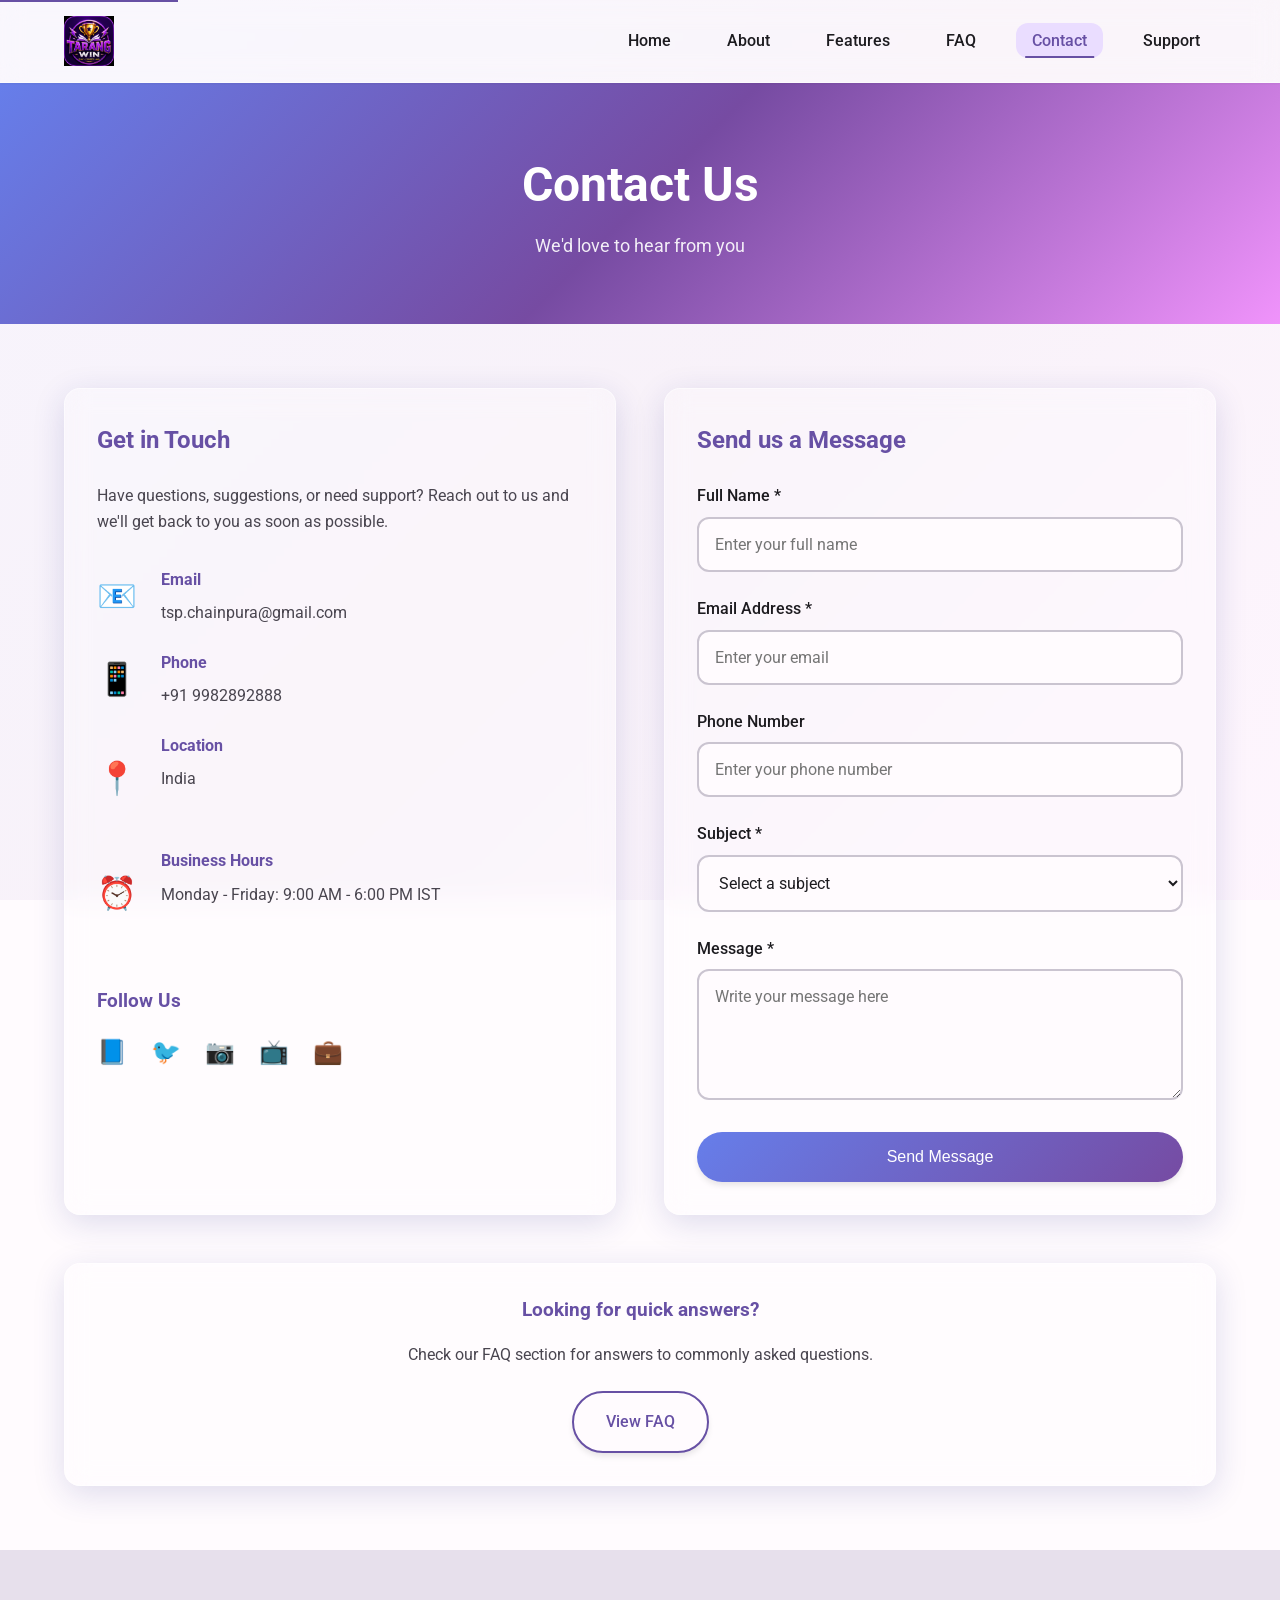
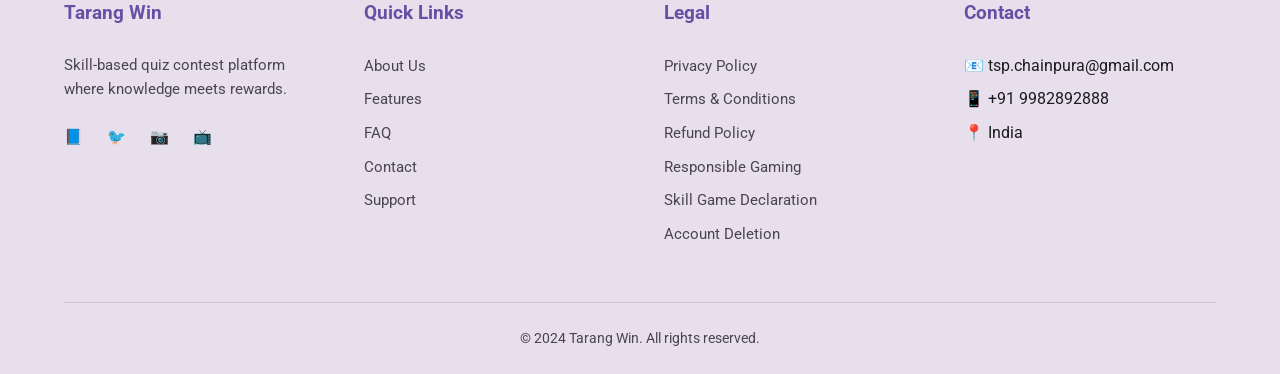
<file: contact.html>
<!DOCTYPE html>
<html lang="en">
<head>
    <meta charset="UTF-8">
    <meta name="viewport" content="width=device-width, initial-scale=1.0">
    <meta name="description" content="Contact Tarang Win - Get in touch with our team for support, partnerships, or general inquiries.">
    <meta name="keywords" content="contact tarang win, support, customer service, partnership">
    <meta name="author" content="Tarang Win">
    <meta name="robots" content="index, follow">
    <meta property="og:title" content="Contact Us - Tarang Win">
    <meta property="og:description" content="Get in touch with the Tarang Win team.">
    <meta property="og:type" content="website">
    <meta property="og:url" content="https://tarangwin.com/contact.html">
    <link rel="canonical" href="https://tarangwin.com/contact.html">
    <title>Contact Us - Tarang Win</title>
    <link rel="stylesheet" href="style.css">
    <link rel="stylesheet" href="responsive.css">
    <link rel="manifest" href="manifest.json">
    <link rel="icon" type="image/x-icon" href="favicon.ico">
    <link rel="icon" type="image/svg+xml" href="favicon.svg">
    <link rel="apple-touch-icon" sizes="180x180" href="apple-touch-icon.png">
    <link rel="icon" type="image/png" sizes="32x32" href="favicon-32x32.png">
    <link rel="icon" type="image/png" sizes="16x16" href="favicon-16x16.png">
    <link rel="preconnect" href="https://fonts.googleapis.com">
    <link rel="preconnect" href="https://fonts.gstatic.com" crossorigin>
    <link href="https://fonts.googleapis.com/css2?family=Roboto:wght@300;400;500;700&display=swap" rel="stylesheet">
</head>
<body>
    <!-- Navigation -->
    <nav class="navbar">
        <div class="container">
            <div class="nav-brand">
                <a href="index.html" class="logo">
                    <img src="logo.png" alt="Tarang Win Logo" class="logo-image">
                </a>
            </div>
            <button class="nav-toggle" aria-label="Toggle navigation">
                <span></span>
                <span></span>
                <span></span>
            </button>
            <ul class="nav-menu">
                <li><a href="index.html">Home</a></li>
                <li><a href="about.html">About</a></li>
                <li><a href="features.html">Features</a></li>
                <li><a href="faq.html">FAQ</a></li>
                <li><a href="contact.html" class="active">Contact</a></li>
                <li><a href="support.html">Support</a></li>
            </ul>
        </div>
    </nav>

    <!-- Page Header -->
    <section class="page-header">
        <div class="container">
            <h1>Contact Us</h1>
            <p>We'd love to hear from you</p>
        </div>
    </section>

    <!-- Contact Content -->
    <section class="contact-content">
        <div class="container">
            <div class="contact-grid">
                <div class="contact-info glass-card">
                    <h2>Get in Touch</h2>
                    <p>Have questions, suggestions, or need support? Reach out to us and we'll get back to you as soon as possible.</p>
                    
                    <div class="contact-item">
                        <div class="contact-icon">📧</div>
                        <div class="contact-details">
                            <h3>Email</h3>
                            <a href="mailto:tsp.chainpura@gmail.com">tsp.chainpura@gmail.com</a>
                        </div>
                    </div>
                    
                    <div class="contact-item">
                        <div class="contact-icon">📱</div>
                        <div class="contact-details">
                            <h3>Phone</h3>
                            <a href="tel:+919982892888">+91 9982892888</a>
                        </div>
                    </div>
                    
                    <div class="contact-item">
                        <div class="contact-icon">📍</div>
                        <div class="contact-details">
                            <h3>Location</h3>
                            <p>India</p>
                        </div>
                    </div>
                    
                    <div class="contact-item">
                        <div class="contact-icon">⏰</div>
                        <div class="contact-details">
                            <h3>Business Hours</h3>
                            <p>Monday - Friday: 9:00 AM - 6:00 PM IST</p>
                        </div>
                    </div>

                    <div class="social-section">
                        <h3>Follow Us</h3>
                        <div class="social-links">
                            <a href="#" aria-label="Facebook">📘</a>
                            <a href="#" aria-label="Twitter">🐦</a>
                            <a href="#" aria-label="Instagram">📷</a>
                            <a href="#" aria-label="YouTube">📺</a>
                            <a href="#" aria-label="LinkedIn">💼</a>
                        </div>
                    </div>
                </div>

                <div class="contact-form-wrapper glass-card">
                    <h2>Send us a Message</h2>
                    <form class="contact-form" id="contactForm">
                        <div class="form-group">
                            <label for="name">Full Name *</label>
                            <input type="text" id="name" name="name" required placeholder="Enter your full name">
                        </div>
                        
                        <div class="form-group">
                            <label for="email">Email Address *</label>
                            <input type="email" id="email" name="email" required placeholder="Enter your email">
                        </div>
                        
                        <div class="form-group">
                            <label for="phone">Phone Number</label>
                            <input type="tel" id="phone" name="phone" placeholder="Enter your phone number">
                        </div>
                        
                        <div class="form-group">
                            <label for="subject">Subject *</label>
                            <select id="subject" name="subject" required>
                                <option value="">Select a subject</option>
                                <option value="general">General Inquiry</option>
                                <option value="support">Technical Support</option>
                                <option value="payment">Payment Issue</option>
                                <option value="withdrawal">Withdrawal Issue</option>
                                <option value="partnership">Partnership</option>
                                <option value="feedback">Feedback</option>
                                <option value="other">Other</option>
                            </select>
                        </div>
                        
                        <div class="form-group">
                            <label for="message">Message *</label>
                            <textarea id="message" name="message" rows="5" required placeholder="Write your message here"></textarea>
                        </div>
                        
                        <button type="submit" class="btn btn-primary btn-block">Send Message</button>
                    </form>
                </div>
            </div>

            <div class="faq-redirect glass-card">
                <h3>Looking for quick answers?</h3>
                <p>Check our FAQ section for answers to commonly asked questions.</p>
                <a href="faq.html" class="btn btn-secondary">View FAQ</a>
            </div>
        </div>
    </section>

    <!-- Footer -->
    <footer class="footer">
        <div class="container">
            <div class="footer-content">
                <div class="footer-section">
                    <h3>Tarang Win</h3>
                    <p>Skill-based quiz contest platform where knowledge meets rewards.</p>
                    <div class="social-links">
                        <a href="#" aria-label="Facebook">📘</a>
                        <a href="#" aria-label="Twitter">🐦</a>
                        <a href="#" aria-label="Instagram">📷</a>
                        <a href="#" aria-label="YouTube">📺</a>
                    </div>
                </div>
                <div class="footer-section">
                    <h3>Quick Links</h3>
                    <ul>
                        <li><a href="about.html">About Us</a></li>
                        <li><a href="features.html">Features</a></li>
                        <li><a href="faq.html">FAQ</a></li>
                        <li><a href="contact.html">Contact</a></li>
                        <li><a href="support.html">Support</a></li>
                    </ul>
                </div>
                <div class="footer-section">
                    <h3>Legal</h3>
                    <ul>
                        <li><a href="privacy-policy.html">Privacy Policy</a></li>
                        <li><a href="terms-conditions.html">Terms & Conditions</a></li>
                        <li><a href="refund-policy.html">Refund Policy</a></li>
                        <li><a href="responsible-gaming.html">Responsible Gaming</a></li>
                        <li><a href="skill-game-declaration.html">Skill Game Declaration</a></li>
                        <li><a href="account-deletion.html">Account Deletion</a></li>
                    </ul>
                </div>
                <div class="footer-section">
                    <h3>Contact</h3>
                    <ul>
                        <li>📧 tsp.chainpura@gmail.com</li>
                        <li>📱 +91 9982892888</li>
                        <li>📍 India</li>
                    </ul>
                </div>
            </div>
            <div class="footer-bottom">
                <p>&copy; 2024 Tarang Win. All rights reserved.</p>
            </div>
        </div>
    </footer>

    <script src="app.js"></script>
</body>
</html>
</file>
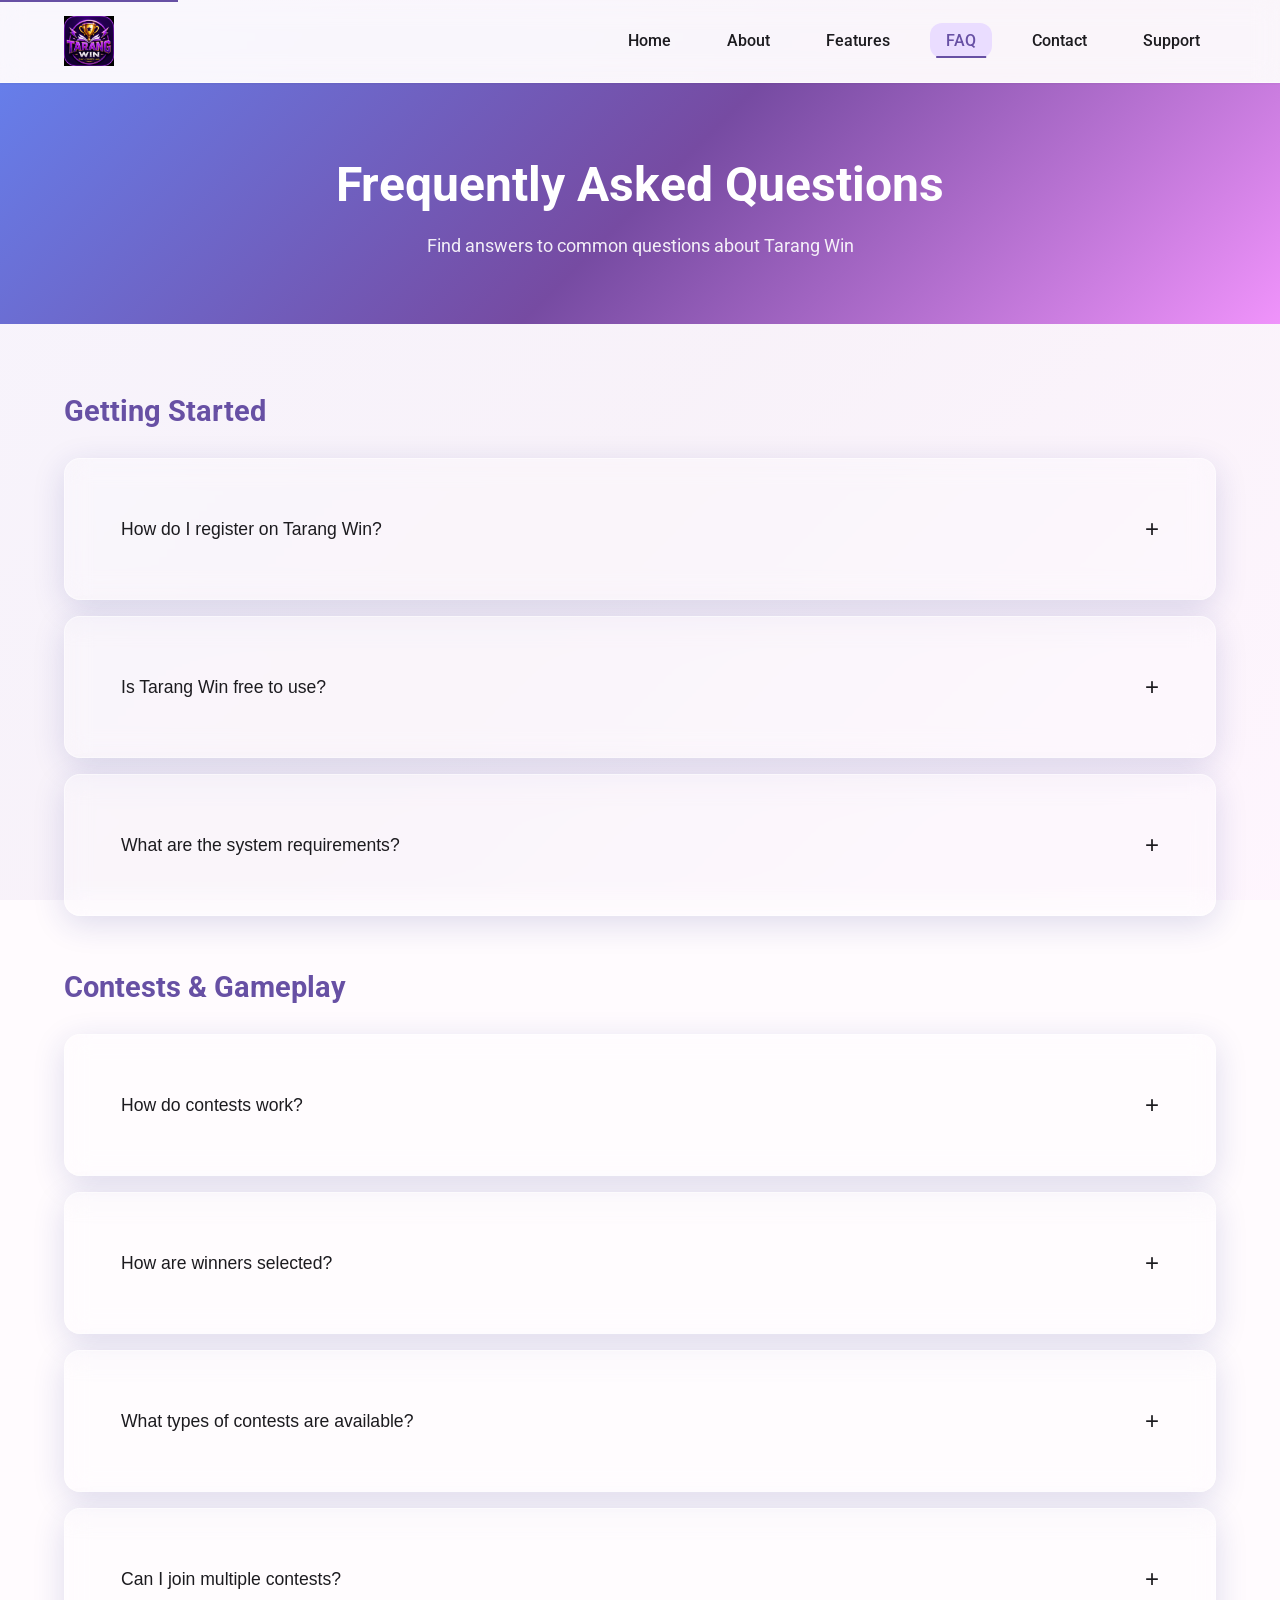
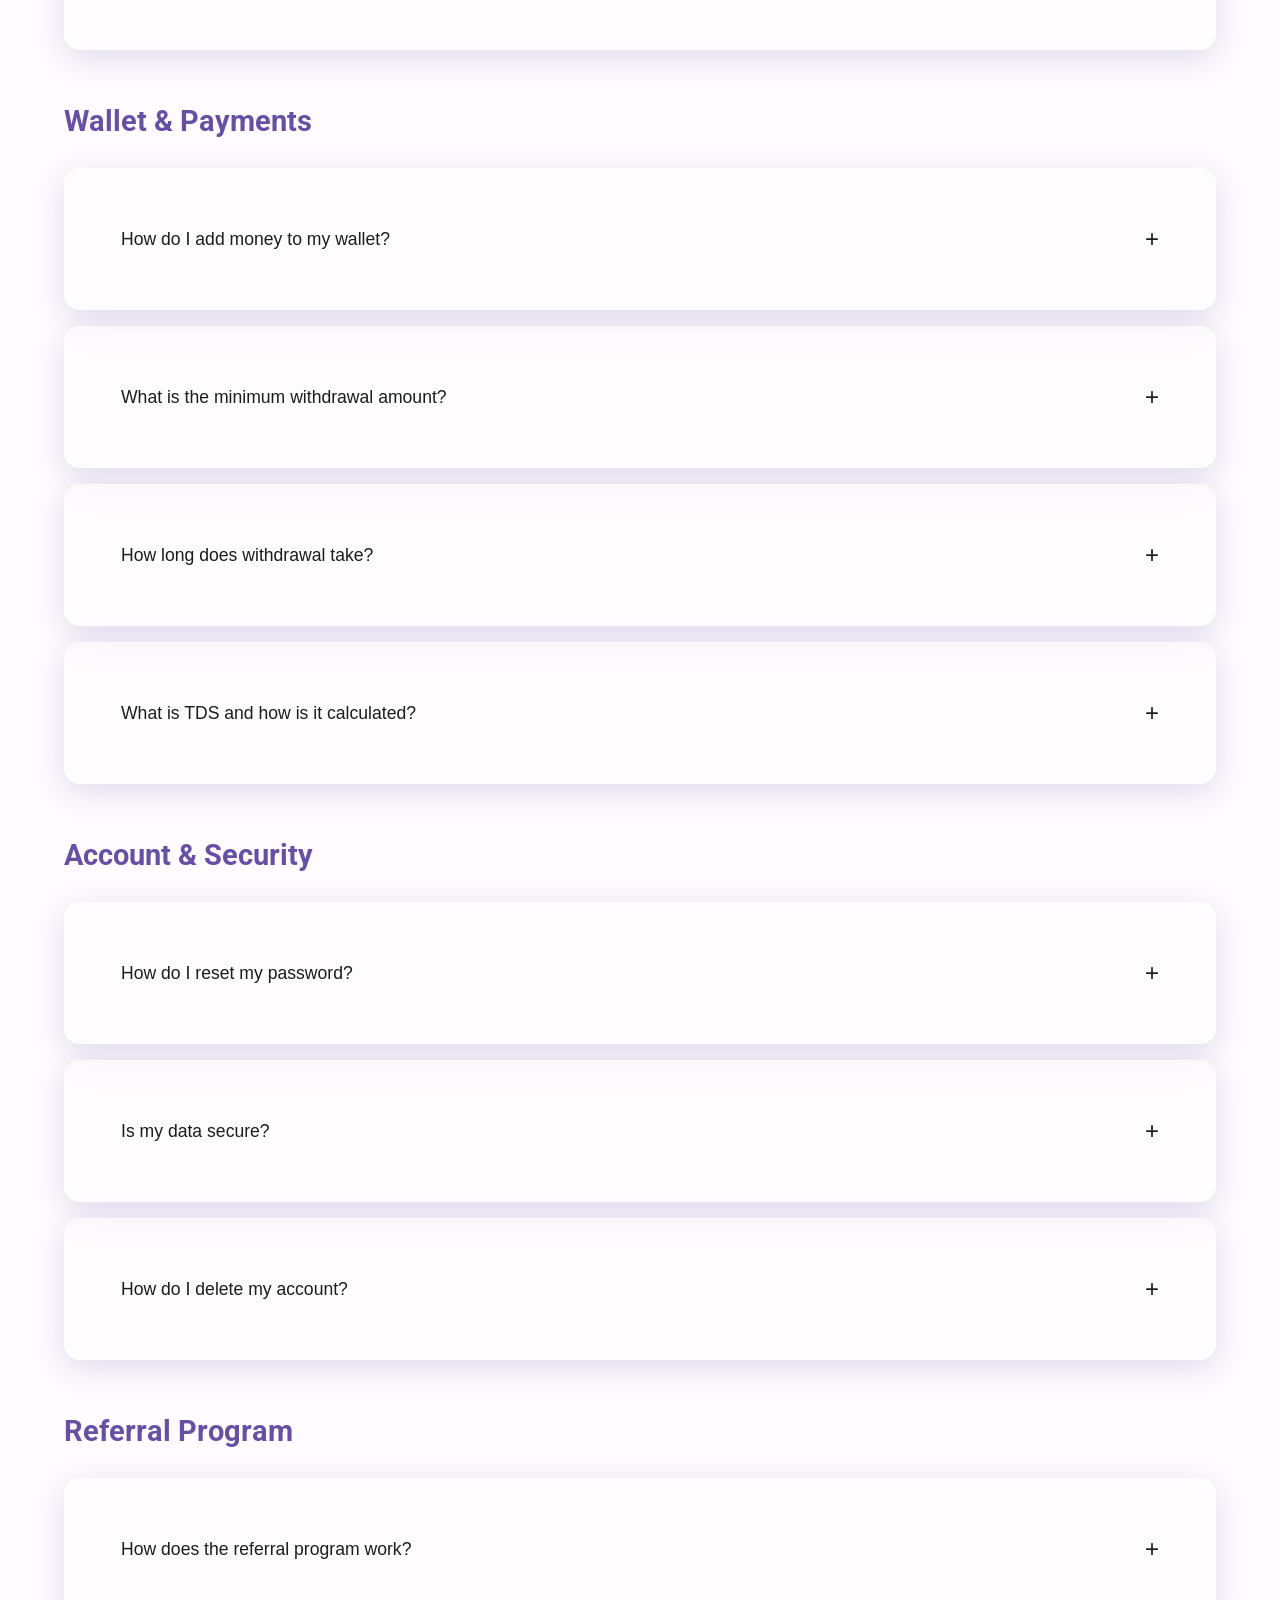
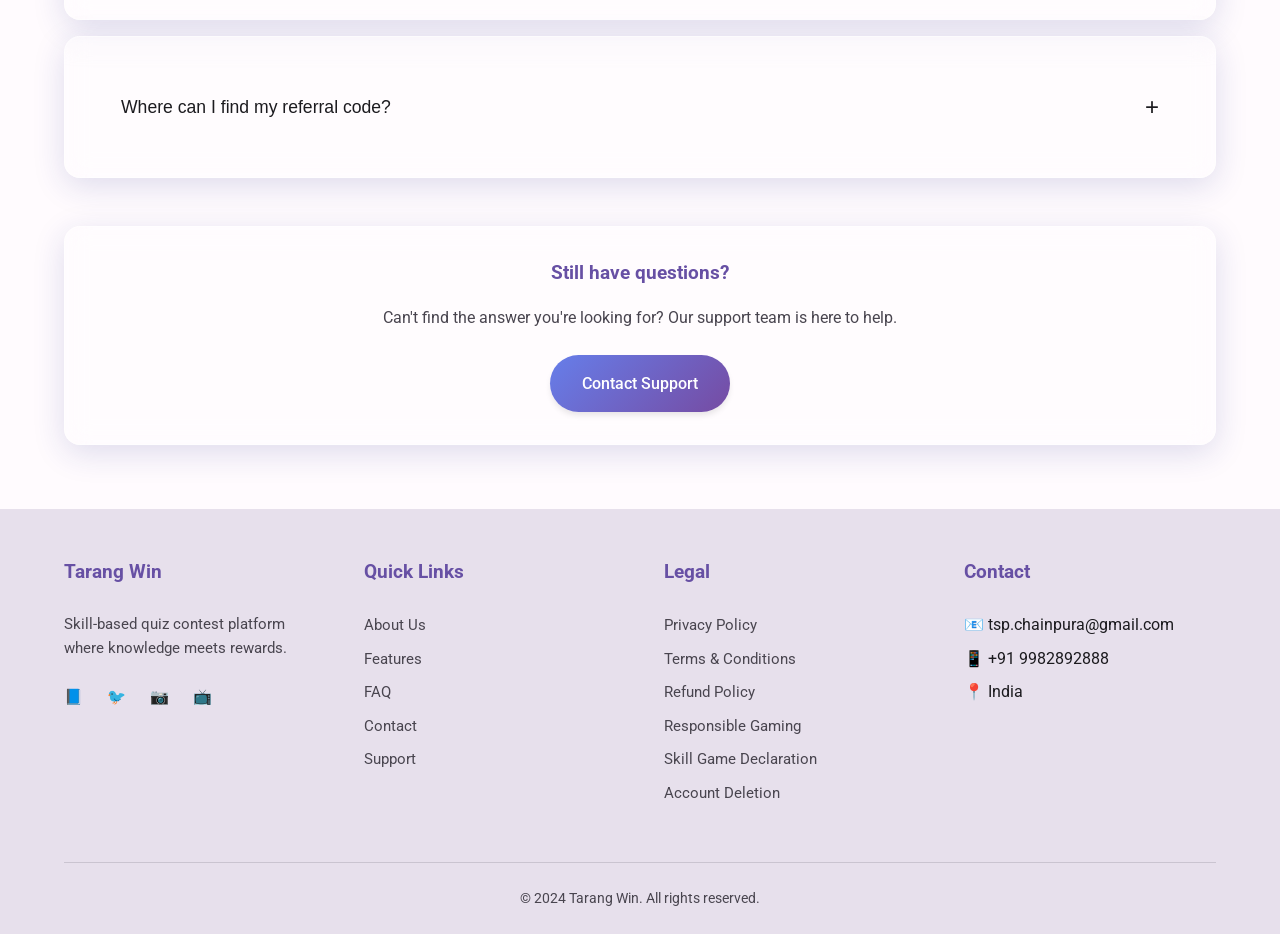
<file: faq.html>
<!DOCTYPE html>
<html lang="en">
<head>
    <meta charset="UTF-8">
    <meta name="viewport" content="width=device-width, initial-scale=1.0">
    <meta name="description" content="Frequently Asked Questions about Tarang Win - Learn how to play, withdraw money, and more.">
    <meta name="keywords" content="tarang win faq, quiz app questions, how to play, withdrawal process">
    <meta name="author" content="Tarang Win">
    <meta name="robots" content="index, follow">
    <meta property="og:title" content="FAQ - Tarang Win">
    <meta property="og:description" content="Find answers to frequently asked questions about Tarang Win.">
    <meta property="og:type" content="website">
    <meta property="og:url" content="https://tarangwin.com/faq.html">
    <link rel="canonical" href="https://tarangwin.com/faq.html">
    <title>FAQ - Tarang Win</title>
    <link rel="stylesheet" href="style.css">
    <link rel="stylesheet" href="responsive.css">
    <link rel="manifest" href="manifest.json">
    <link rel="icon" type="image/x-icon" href="favicon.ico">
    <link rel="icon" type="image/svg+xml" href="favicon.svg">
    <link rel="apple-touch-icon" sizes="180x180" href="apple-touch-icon.png">
    <link rel="icon" type="image/png" sizes="32x32" href="favicon-32x32.png">
    <link rel="icon" type="image/png" sizes="16x16" href="favicon-16x16.png">
    <link rel="preconnect" href="https://fonts.googleapis.com">
    <link rel="preconnect" href="https://fonts.gstatic.com" crossorigin>
    <link href="https://fonts.googleapis.com/css2?family=Roboto:wght@300;400;500;700&display=swap" rel="stylesheet">
</head>
<body>
    <!-- Navigation -->
    <nav class="navbar">
        <div class="container">
            <div class="nav-brand">
                <a href="index.html" class="logo">
                    <img src="logo.png" alt="Tarang Win Logo" class="logo-image">
                </a>
            </div>
            <button class="nav-toggle" aria-label="Toggle navigation">
                <span></span>
                <span></span>
                <span></span>
            </button>
            <ul class="nav-menu">
                <li><a href="index.html">Home</a></li>
                <li><a href="about.html">About</a></li>
                <li><a href="features.html">Features</a></li>
                <li><a href="faq.html" class="active">FAQ</a></li>
                <li><a href="contact.html">Contact</a></li>
                <li><a href="support.html">Support</a></li>
            </ul>
        </div>
    </nav>

    <!-- Page Header -->
    <section class="page-header">
        <div class="container">
            <h1>Frequently Asked Questions</h1>
            <p>Find answers to common questions about Tarang Win</p>
        </div>
    </section>

    <!-- FAQ Content -->
    <section class="faq-content">
        <div class="container">
            <div class="faq-category">
                <h2 class="category-title">Getting Started</h2>
                <div class="faq-item glass-card">
                    <button class="faq-question" aria-expanded="false">
                        <span>How do I register on Tarang Win?</span>
                        <span class="faq-icon">+</span>
                    </button>
                    <div class="faq-answer">
                        <p>Download the Tarang Win app from Google Play Store. Open the app, enter your mobile number, and verify it using the OTP sent to your phone. Complete your profile by entering your name and you're ready to start!</p>
                    </div>
                </div>
                <div class="faq-item glass-card">
                    <button class="faq-question" aria-expanded="false">
                        <span>Is Tarang Win free to use?</span>
                        <span class="faq-icon">+</span>
                    </button>
                    <div class="faq-answer">
                        <p>Yes! Downloading and registering on Tarang Win is completely free. We also offer free practice contests. However, paid contests require an entry fee, which you can add to your wallet using various payment methods.</p>
                    </div>
                </div>
                <div class="faq-item glass-card">
                    <button class="faq-question" aria-expanded="false">
                        <span>What are the system requirements?</span>
                        <span class="faq-icon">+</span>
                    </button>
                    <div class="faq-answer">
                        <p>Tarang Win requires Android 6.0 or higher. The app is optimized for most Android smartphones and tablets. Ensure you have a stable internet connection for the best experience.</p>
                    </div>
                </div>
            </div>

            <div class="faq-category">
                <h2 class="category-title">Contests & Gameplay</h2>
                <div class="faq-item glass-card">
                    <button class="faq-question" aria-expanded="false">
                        <span>How do contests work?</span>
                        <span class="faq-icon">+</span>
                    </button>
                    <div class="faq-answer">
                        <p>Browse available contests, pay the entry fee, and join before the contest starts. When the contest begins, answer multiple-choice questions within the time limit. Your score and completion time determine your ranking on the leaderboard.</p>
                    </div>
                </div>
                <div class="faq-item glass-card">
                    <button class="faq-question" aria-expanded="false">
                        <span>How are winners selected?</span>
                        <span class="faq-icon">+</span>
                    </button>
                    <div class="faq-answer">
                        <p>Winners are selected based on a skill-based ranking system: 1) Highest score, 2) Fastest completion time, 3) Earliest submission time. This ensures fair competition based purely on skill.</p>
                    </div>
                </div>
                <div class="faq-item glass-card">
                    <button class="faq-question" aria-expanded="false">
                        <span>What types of contests are available?</span>
                        <span class="faq-icon">+</span>
                    </button>
                    <div class="faq-answer">
                        <p>We offer four types of contests: Daily (small entry fees, quick quizzes), Mega (high stakes, large prizes), Practice (free, no risk), and Premium (exclusive, expert-level questions with massive rewards).</p>
                    </div>
                </div>
                <div class="faq-item glass-card">
                    <button class="faq-question" aria-expanded="false">
                        <span>Can I join multiple contests?</span>
                        <span class="faq-icon">+</span>
                    </button>
                    <div class="faq-answer">
                        <p>Yes! You can join as many contests as you want, as long as you have sufficient wallet balance and the contest timings don't overlap.</p>
                    </div>
                </div>
            </div>

            <div class="faq-category">
                <h2 class="category-title">Wallet & Payments</h2>
                <div class="faq-item glass-card">
                    <button class="faq-question" aria-expanded="false">
                        <span>How do I add money to my wallet?</span>
                        <span class="faq-icon">+</span>
                    </button>
                    <div class="faq-answer">
                        <p>Go to the Wallet section, tap "Add Money", enter the amount, and choose your payment method (UPI, Net Banking, Debit Card, or Credit Card). Complete the payment securely via Razorpay gateway.</p>
                    </div>
                </div>
                <div class="faq-item glass-card">
                    <button class="faq-question" aria-expanded="false">
                        <span>What is the minimum withdrawal amount?</span>
                        <span class="faq-icon">+</span>
                    </button>
                    <div class="faq-answer">
                        <p>The minimum withdrawal amount is ₹100. You can withdraw your winnings to your UPI ID after admin approval.</p>
                    </div>
                </div>
                <div class="faq-item glass-card">
                    <button class="faq-question" aria-expanded="false">
                        <span>How long does withdrawal take?</span>
                        <span class="faq-icon">+</span>
                    </button>
                    <div class="faq-answer">
                        <p>Withdrawal requests are typically processed within 24 hours after admin approval. The time taken for the amount to reflect in your bank account depends on your bank's processing time.</p>
                    </div>
                </div>
                <div class="faq-item glass-card">
                    <button class="faq-question" aria-expanded="false">
                        <span>What is TDS and how is it calculated?</span>
                        <span class="faq-icon">+</span>
                    </button>
                    <div class="faq-answer">
                        <p>TDS (Tax Deducted at Source) is deducted from prizes above ₹10,000 at a rate of 30%. For example, if you win ₹15,000, ₹4,500 (30% TDS) will be deducted, and you'll receive ₹10,500.</p>
                    </div>
                </div>
            </div>

            <div class="faq-category">
                <h2 class="category-title">Account & Security</h2>
                <div class="faq-item glass-card">
                    <button class="faq-question" aria-expanded="false">
                        <span>How do I reset my password?</span>
                        <span class="faq-icon">+</span>
                    </button>
                    <div class="faq-answer">
                        <p>Tarang Win uses OTP-based authentication, so there's no password to reset. Simply log in with your mobile number and verify using the OTP sent to your phone.</p>
                    </div>
                </div>
                <div class="faq-item glass-card">
                    <button class="faq-question" aria-expanded="false">
                        <span>Is my data secure?</span>
                        <span class="faq-icon">+</span>
                    </button>
                    <div class="faq-answer">
                        <p>Absolutely! We use Firebase Authentication, encrypted data transmission, and secure payment gateways. Your personal and financial information is protected with bank-grade security.</p>
                    </div>
                </div>
                <div class="faq-item glass-card">
                    <button class="faq-question" aria-expanded="false">
                        <span>How do I delete my account?</span>
                        <span class="faq-icon">+</span>
                    </button>
                    <div class="faq-answer">
                        <p>You can request account deletion through the app or by emailing tsp.chainpura@gmail.com. Please note that account deletion is permanent and cannot be undone. Any remaining balance will be forfeited.</p>
                    </div>
                </div>
            </div>

            <div class="faq-category">
                <h2 class="category-title">Referral Program</h2>
                <div class="faq-item glass-card">
                    <button class="faq-question" aria-expanded="false">
                        <span>How does the referral program work?</span>
                        <span class="faq-icon">+</span>
                    </button>
                    <div class="faq-answer">
                        <p>Share your unique referral code with friends. When they sign up using your code and make their first deposit, both you and your friend receive bonus rewards in your bonus wallet.</p>
                    </div>
                </div>
                <div class="faq-item glass-card">
                    <button class="faq-question" aria-expanded="false">
                        <span>Where can I find my referral code?</span>
                        <span class="faq-icon">+</span>
                    </button>
                    <div class="faq-answer">
                        <p>Your referral code is available in the Profile section of the app. You can share it directly via WhatsApp, SMS, or copy it to share on any platform.</p>
                    </div>
                </div>
            </div>

            <div class="faq-contact glass-card">
                <h3>Still have questions?</h3>
                <p>Can't find the answer you're looking for? Our support team is here to help.</p>
                <a href="contact.html" class="btn btn-primary">Contact Support</a>
            </div>
        </div>
    </section>

    <!-- Footer -->
    <footer class="footer">
        <div class="container">
            <div class="footer-content">
                <div class="footer-section">
                    <h3>Tarang Win</h3>
                    <p>Skill-based quiz contest platform where knowledge meets rewards.</p>
                    <div class="social-links">
                        <a href="#" aria-label="Facebook">📘</a>
                        <a href="#" aria-label="Twitter">🐦</a>
                        <a href="#" aria-label="Instagram">📷</a>
                        <a href="#" aria-label="YouTube">📺</a>
                    </div>
                </div>
                <div class="footer-section">
                    <h3>Quick Links</h3>
                    <ul>
                        <li><a href="about.html">About Us</a></li>
                        <li><a href="features.html">Features</a></li>
                        <li><a href="faq.html">FAQ</a></li>
                        <li><a href="contact.html">Contact</a></li>
                        <li><a href="support.html">Support</a></li>
                    </ul>
                </div>
                <div class="footer-section">
                    <h3>Legal</h3>
                    <ul>
                        <li><a href="privacy-policy.html">Privacy Policy</a></li>
                        <li><a href="terms-conditions.html">Terms & Conditions</a></li>
                        <li><a href="refund-policy.html">Refund Policy</a></li>
                        <li><a href="responsible-gaming.html">Responsible Gaming</a></li>
                        <li><a href="skill-game-declaration.html">Skill Game Declaration</a></li>
                        <li><a href="account-deletion.html">Account Deletion</a></li>
                    </ul>
                </div>
                <div class="footer-section">
                    <h3>Contact</h3>
                    <ul>
                        <li>📧 tsp.chainpura@gmail.com</li>
                        <li>📱 +91 9982892888</li>
                        <li>📍 India</li>
                    </ul>
                </div>
            </div>
            <div class="footer-bottom">
                <p>&copy; 2024 Tarang Win. All rights reserved.</p>
            </div>
        </div>
    </footer>

    <script src="app.js"></script>
</body>
</html>
</file>
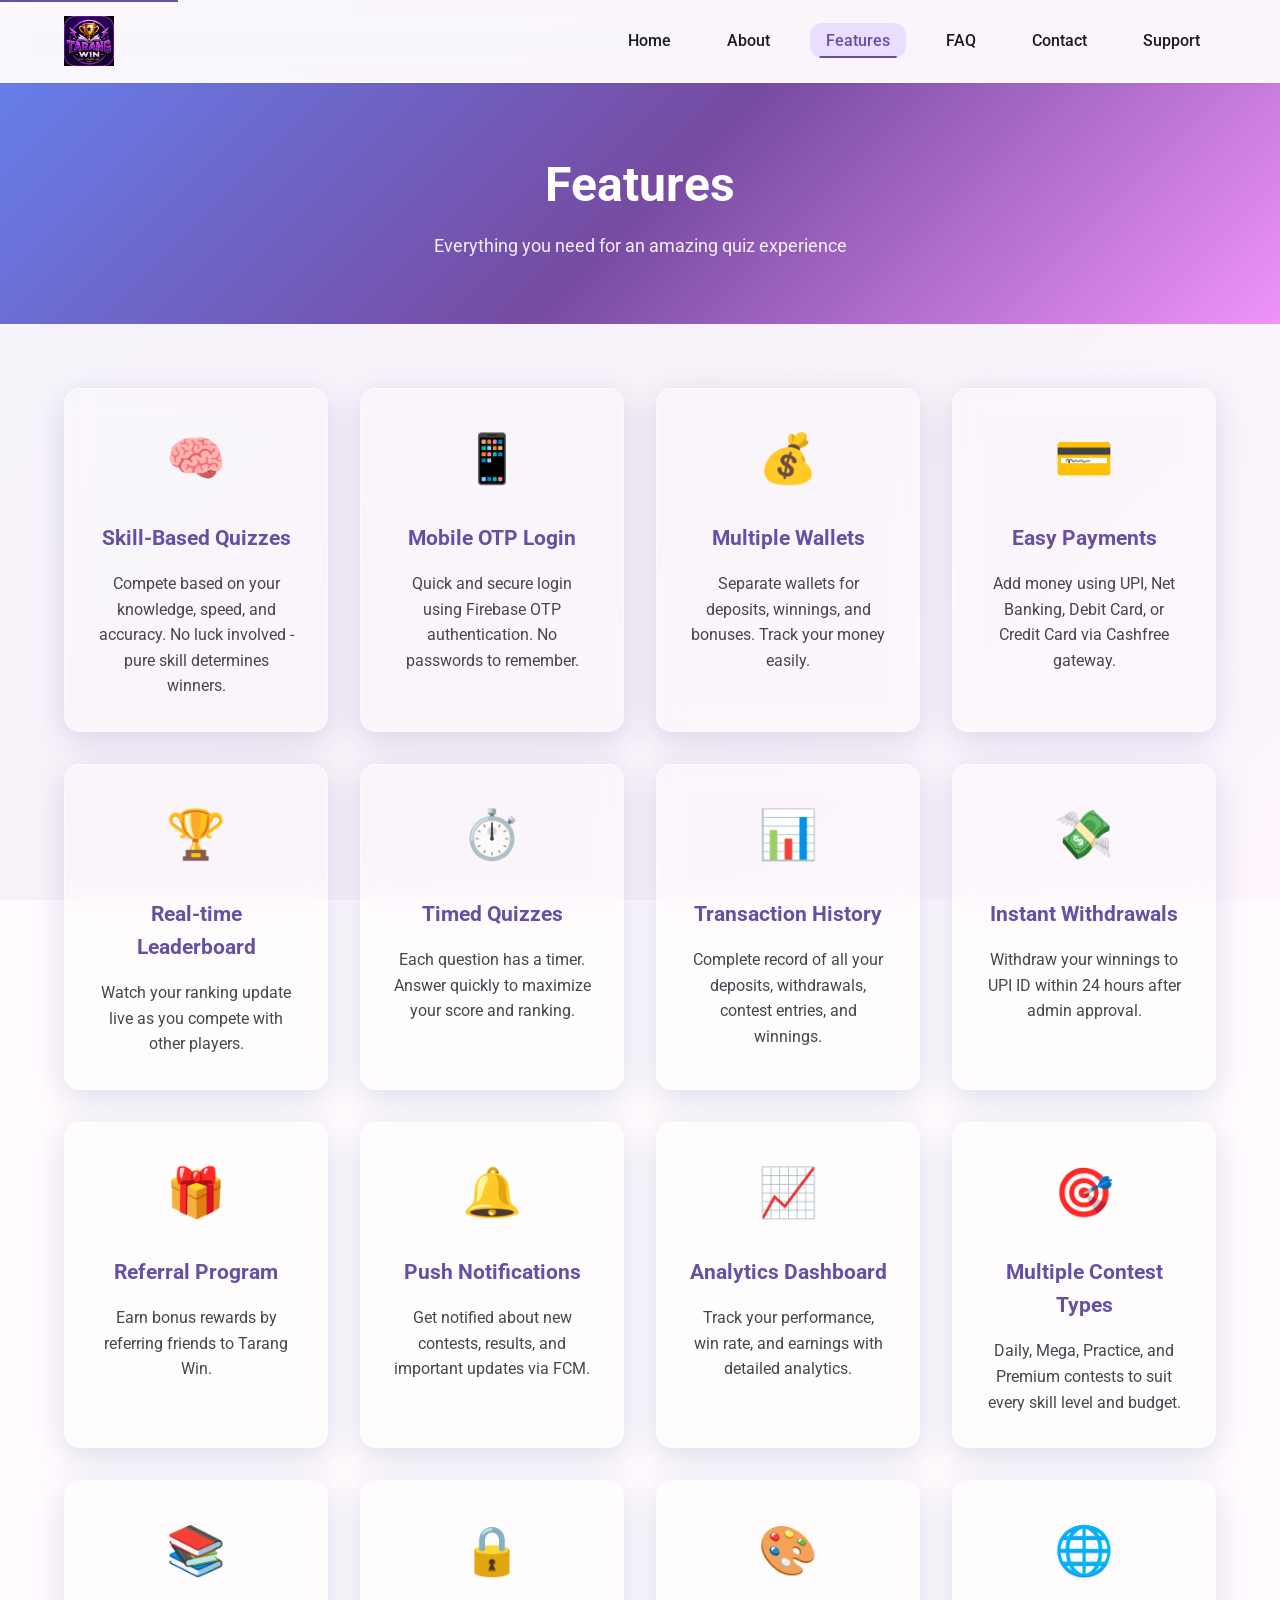
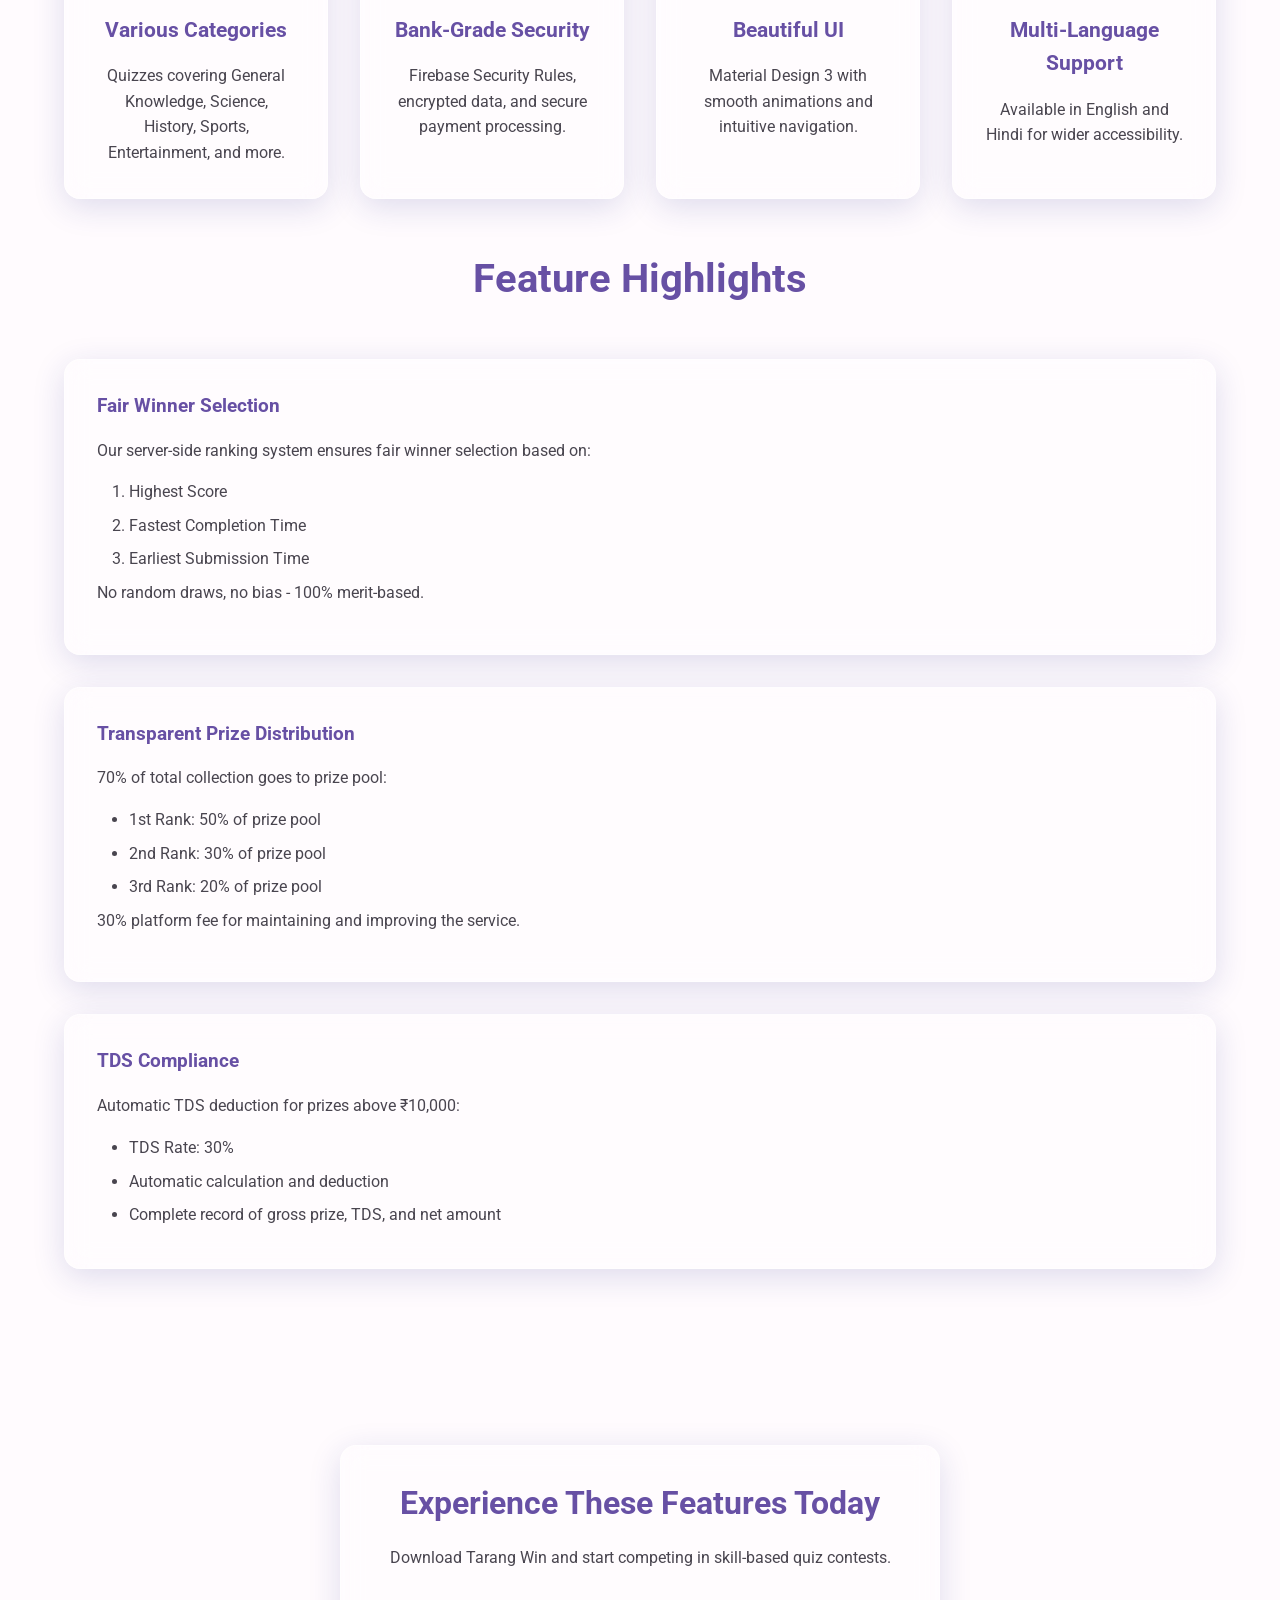
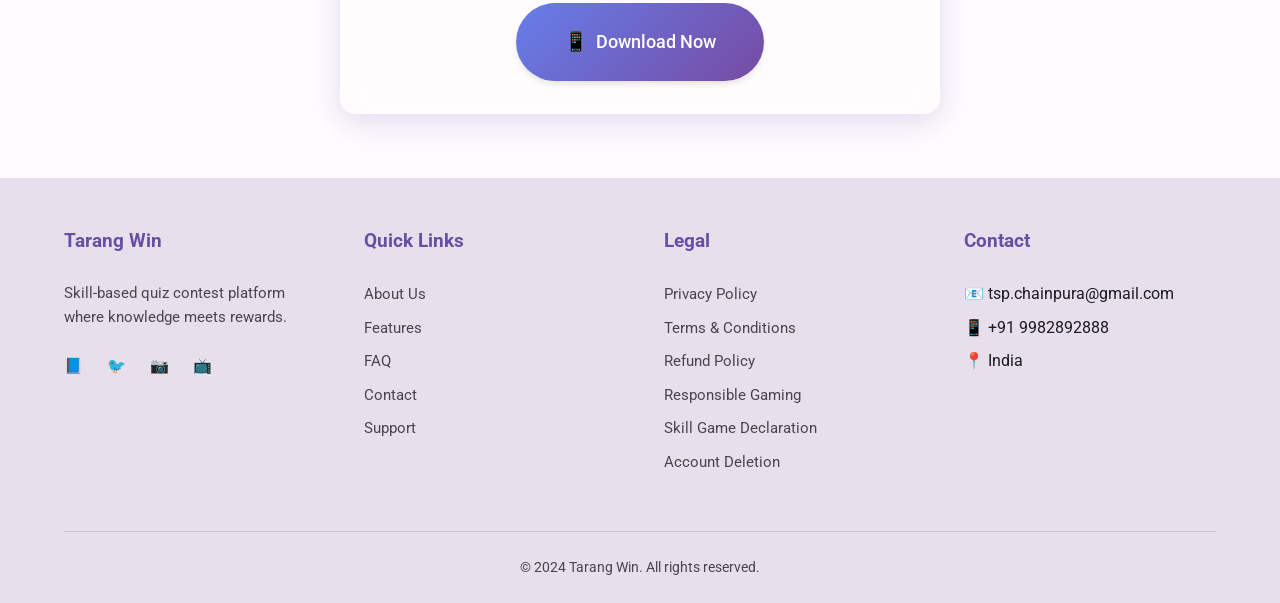
<file: features.html>
<!DOCTYPE html>
<html lang="en">
<head>
    <meta charset="UTF-8">
    <meta name="viewport" content="width=device-width, initial-scale=1.0">
    <meta name="description" content="Explore features of Tarang Win - Skill-based quizzes, instant withdrawals, secure payments, real-time leaderboard, and more.">
    <meta name="keywords" content="tarang win features, quiz app features, skill gaming platform">
    <meta name="author" content="Tarang Win">
    <meta name="robots" content="index, follow">
    <meta property="og:title" content="Features - Tarang Win">
    <meta property="og:description" content="Explore all the amazing features of Tarang Win quiz contest platform.">
    <meta property="og:type" content="website">
    <meta property="og:url" content="https://tarangwin.com/features.html">
    <link rel="canonical" href="https://tarangwin.com/features.html">
    <title>Features - Tarang Win</title>
    <link rel="stylesheet" href="style.css">
    <link rel="stylesheet" href="responsive.css">
    <link rel="manifest" href="manifest.json">
    <link rel="icon" type="image/x-icon" href="favicon.ico">
    <link rel="icon" type="image/svg+xml" href="favicon.svg">
    <link rel="apple-touch-icon" sizes="180x180" href="apple-touch-icon.png">
    <link rel="icon" type="image/png" sizes="32x32" href="favicon-32x32.png">
    <link rel="icon" type="image/png" sizes="16x16" href="favicon-16x16.png">
    <link rel="preconnect" href="https://fonts.googleapis.com">
    <link rel="preconnect" href="https://fonts.gstatic.com" crossorigin>
    <link href="https://fonts.googleapis.com/css2?family=Roboto:wght@300;400;500;700&display=swap" rel="stylesheet">
</head>
<body>
    <!-- Navigation -->
    <nav class="navbar">
        <div class="container">
            <div class="nav-brand">
                <a href="index.html" class="logo">
                    <img src="logo.png" alt="Tarang Win Logo" class="logo-image">
                </a>
            </div>
            <button class="nav-toggle" aria-label="Toggle navigation">
                <span></span>
                <span></span>
                <span></span>
            </button>
            <ul class="nav-menu">
                <li><a href="index.html">Home</a></li>
                <li><a href="about.html">About</a></li>
                <li><a href="features.html" class="active">Features</a></li>
                <li><a href="faq.html">FAQ</a></li>
                <li><a href="contact.html">Contact</a></li>
                <li><a href="support.html">Support</a></li>
            </ul>
        </div>
    </nav>

    <!-- Page Header -->
    <section class="page-header">
        <div class="container">
            <h1>Features</h1>
            <p>Everything you need for an amazing quiz experience</p>
        </div>
    </section>

    <!-- Features Content -->
    <section class="features-content">
        <div class="container">
            <div class="features-grid">
                <div class="feature-card glass-card">
                    <div class="feature-icon">🧠</div>
                    <h3>Skill-Based Quizzes</h3>
                    <p>Compete based on your knowledge, speed, and accuracy. No luck involved - pure skill determines winners.</p>
                </div>
                <div class="feature-card glass-card">
                    <div class="feature-icon">📱</div>
                    <h3>Mobile OTP Login</h3>
                    <p>Quick and secure login using Firebase OTP authentication. No passwords to remember.</p>
                </div>
                <div class="feature-card glass-card">
                    <div class="feature-icon">💰</div>
                    <h3>Multiple Wallets</h3>
                    <p>Separate wallets for deposits, winnings, and bonuses. Track your money easily.</p>
                </div>
                <div class="feature-card glass-card">
                    <div class="feature-icon">💳</div>
                    <h3>Easy Payments</h3>
                    <p>Add money using UPI, Net Banking, Debit Card, or Credit Card via Cashfree gateway.</p>
                </div>
                <div class="feature-card glass-card">
                    <div class="feature-icon">🏆</div>
                    <h3>Real-time Leaderboard</h3>
                    <p>Watch your ranking update live as you compete with other players.</p>
                </div>
                <div class="feature-card glass-card">
                    <div class="feature-icon">⏱️</div>
                    <h3>Timed Quizzes</h3>
                    <p>Each question has a timer. Answer quickly to maximize your score and ranking.</p>
                </div>
                <div class="feature-card glass-card">
                    <div class="feature-icon">📊</div>
                    <h3>Transaction History</h3>
                    <p>Complete record of all your deposits, withdrawals, contest entries, and winnings.</p>
                </div>
                <div class="feature-card glass-card">
                    <div class="feature-icon">💸</div>
                    <h3>Instant Withdrawals</h3>
                    <p>Withdraw your winnings to UPI ID within 24 hours after admin approval.</p>
                </div>
                <div class="feature-card glass-card">
                    <div class="feature-icon">🎁</div>
                    <h3>Referral Program</h3>
                    <p>Earn bonus rewards by referring friends to Tarang Win.</p>
                </div>
                <div class="feature-card glass-card">
                    <div class="feature-icon">🔔</div>
                    <h3>Push Notifications</h3>
                    <p>Get notified about new contests, results, and important updates via FCM.</p>
                </div>
                <div class="feature-card glass-card">
                    <div class="feature-icon">📈</div>
                    <h3>Analytics Dashboard</h3>
                    <p>Track your performance, win rate, and earnings with detailed analytics.</p>
                </div>
                <div class="feature-card glass-card">
                    <div class="feature-icon">🎯</div>
                    <h3>Multiple Contest Types</h3>
                    <p>Daily, Mega, Practice, and Premium contests to suit every skill level and budget.</p>
                </div>
                <div class="feature-card glass-card">
                    <div class="feature-icon">📚</div>
                    <h3>Various Categories</h3>
                    <p>Quizzes covering General Knowledge, Science, History, Sports, Entertainment, and more.</p>
                </div>
                <div class="feature-card glass-card">
                    <div class="feature-icon">🔒</div>
                    <h3>Bank-Grade Security</h3>
                    <p>Firebase Security Rules, encrypted data, and secure payment processing.</p>
                </div>
                <div class="feature-card glass-card">
                    <div class="feature-icon">🎨</div>
                    <h3>Beautiful UI</h3>
                    <p>Material Design 3 with smooth animations and intuitive navigation.</p>
                </div>
                <div class="feature-card glass-card">
                    <div class="feature-icon">🌐</div>
                    <h3>Multi-Language Support</h3>
                    <p>Available in English and Hindi for wider accessibility.</p>
                </div>
            </div>

            <!-- Feature Highlights -->
            <div class="feature-highlights">
                <h2 class="section-title">Feature Highlights</h2>
                <div class="highlight-card glass-card">
                    <div class="highlight-content">
                        <h3>Fair Winner Selection</h3>
                        <p>Our server-side ranking system ensures fair winner selection based on:</p>
                        <ol>
                            <li>Highest Score</li>
                            <li>Fastest Completion Time</li>
                            <li>Earliest Submission Time</li>
                        </ol>
                        <p>No random draws, no bias - 100% merit-based.</p>
                    </div>
                </div>
                <div class="highlight-card glass-card">
                    <div class="highlight-content">
                        <h3>Transparent Prize Distribution</h3>
                        <p>70% of total collection goes to prize pool:</p>
                        <ul>
                            <li>1st Rank: 50% of prize pool</li>
                            <li>2nd Rank: 30% of prize pool</li>
                            <li>3rd Rank: 20% of prize pool</li>
                        </ul>
                        <p>30% platform fee for maintaining and improving the service.</p>
                    </div>
                </div>
                <div class="highlight-card glass-card">
                    <div class="highlight-content">
                        <h3>TDS Compliance</h3>
                        <p>Automatic TDS deduction for prizes above ₹10,000:</p>
                        <ul>
                            <li>TDS Rate: 30%</li>
                            <li>Automatic calculation and deduction</li>
                            <li>Complete record of gross prize, TDS, and net amount</li>
                        </ul>
                    </div>
                </div>
            </div>
        </div>
    </section>

    <!-- CTA Section -->
    <section class="cta-section">
        <div class="container">
            <div class="cta-content glass-card">
                <h2>Experience These Features Today</h2>
                <p>Download Tarang Win and start competing in skill-based quiz contests.</p>
                <a href="#" class="btn btn-primary btn-large">
                    <span class="btn-icon">📱</span>
                    Download Now
                </a>
            </div>
        </div>
    </section>

    <!-- Footer -->
    <footer class="footer">
        <div class="container">
            <div class="footer-content">
                <div class="footer-section">
                    <h3>Tarang Win</h3>
                    <p>Skill-based quiz contest platform where knowledge meets rewards.</p>
                    <div class="social-links">
                        <a href="#" aria-label="Facebook">📘</a>
                        <a href="#" aria-label="Twitter">🐦</a>
                        <a href="#" aria-label="Instagram">📷</a>
                        <a href="#" aria-label="YouTube">📺</a>
                    </div>
                </div>
                <div class="footer-section">
                    <h3>Quick Links</h3>
                    <ul>
                        <li><a href="about.html">About Us</a></li>
                        <li><a href="features.html">Features</a></li>
                        <li><a href="faq.html">FAQ</a></li>
                        <li><a href="contact.html">Contact</a></li>
                        <li><a href="support.html">Support</a></li>
                    </ul>
                </div>
                <div class="footer-section">
                    <h3>Legal</h3>
                    <ul>
                        <li><a href="privacy-policy.html">Privacy Policy</a></li>
                        <li><a href="terms-conditions.html">Terms & Conditions</a></li>
                        <li><a href="refund-policy.html">Refund Policy</a></li>
                        <li><a href="responsible-gaming.html">Responsible Gaming</a></li>
                        <li><a href="skill-game-declaration.html">Skill Game Declaration</a></li>
                        <li><a href="account-deletion.html">Account Deletion</a></li>
                    </ul>
                </div>
                <div class="footer-section">
                    <h3>Contact</h3>
                    <ul>
                        <li>📧 tsp.chainpura@gmail.com</li>
                        <li>📱 +91 9982892888</li>
                        <li>📍 India</li>
                    </ul>
                </div>
            </div>
            <div class="footer-bottom">
                <p>&copy; 2024 Tarang Win. All rights reserved.</p>
            </div>
        </div>
    </footer>

    <script src="app.js"></script>
</body>
</html>
</file>
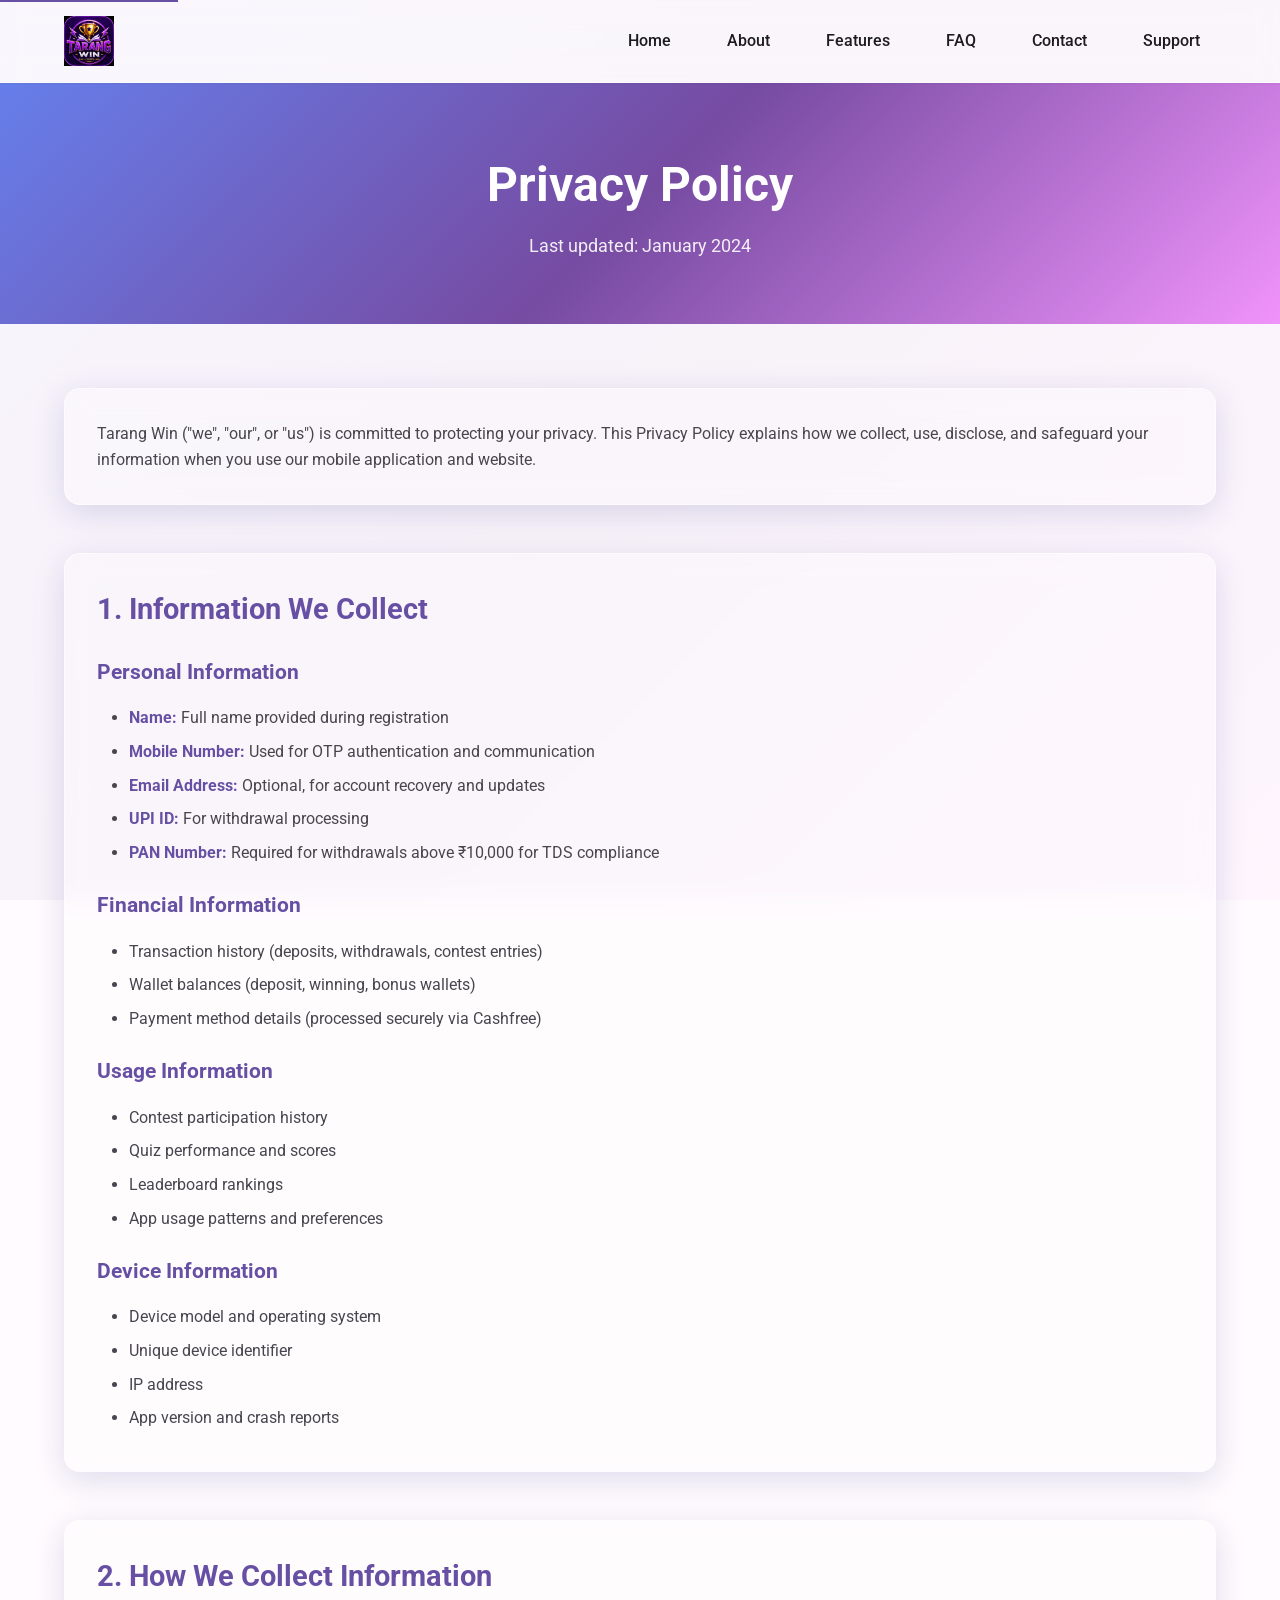
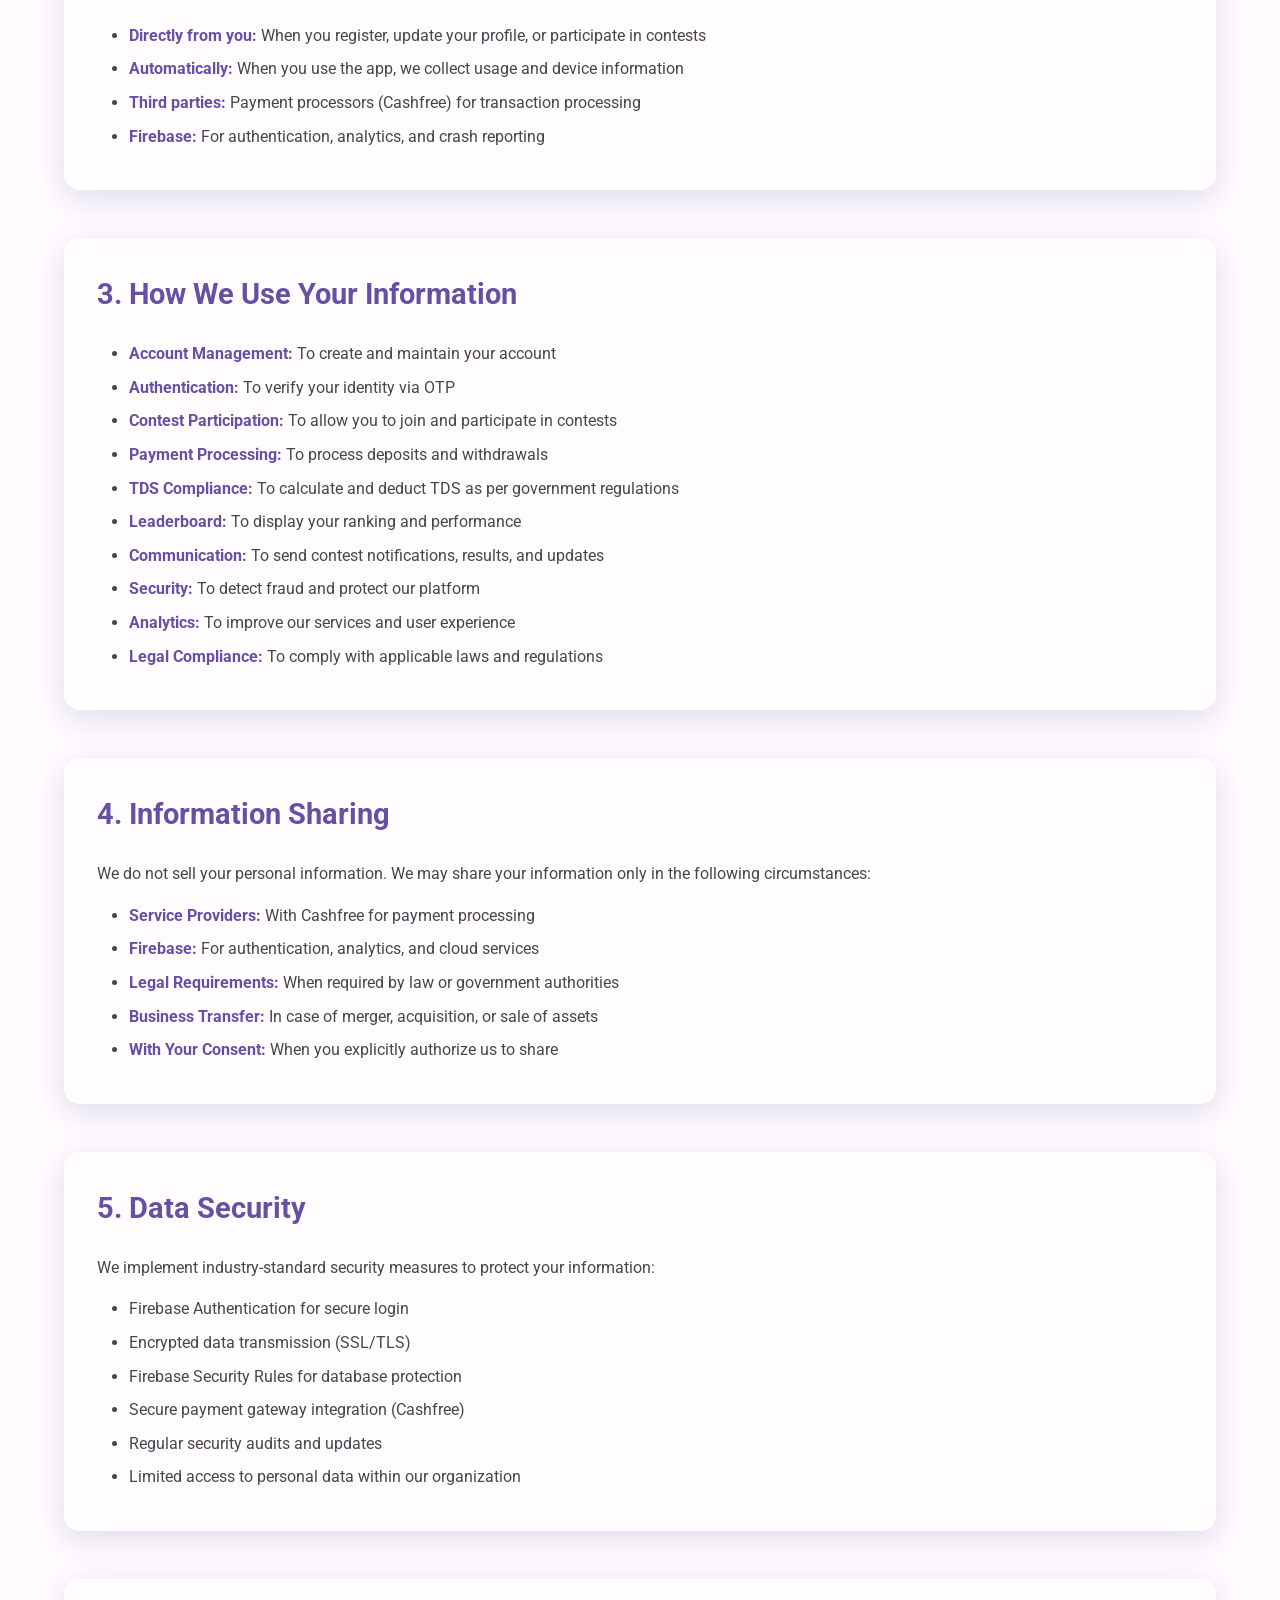
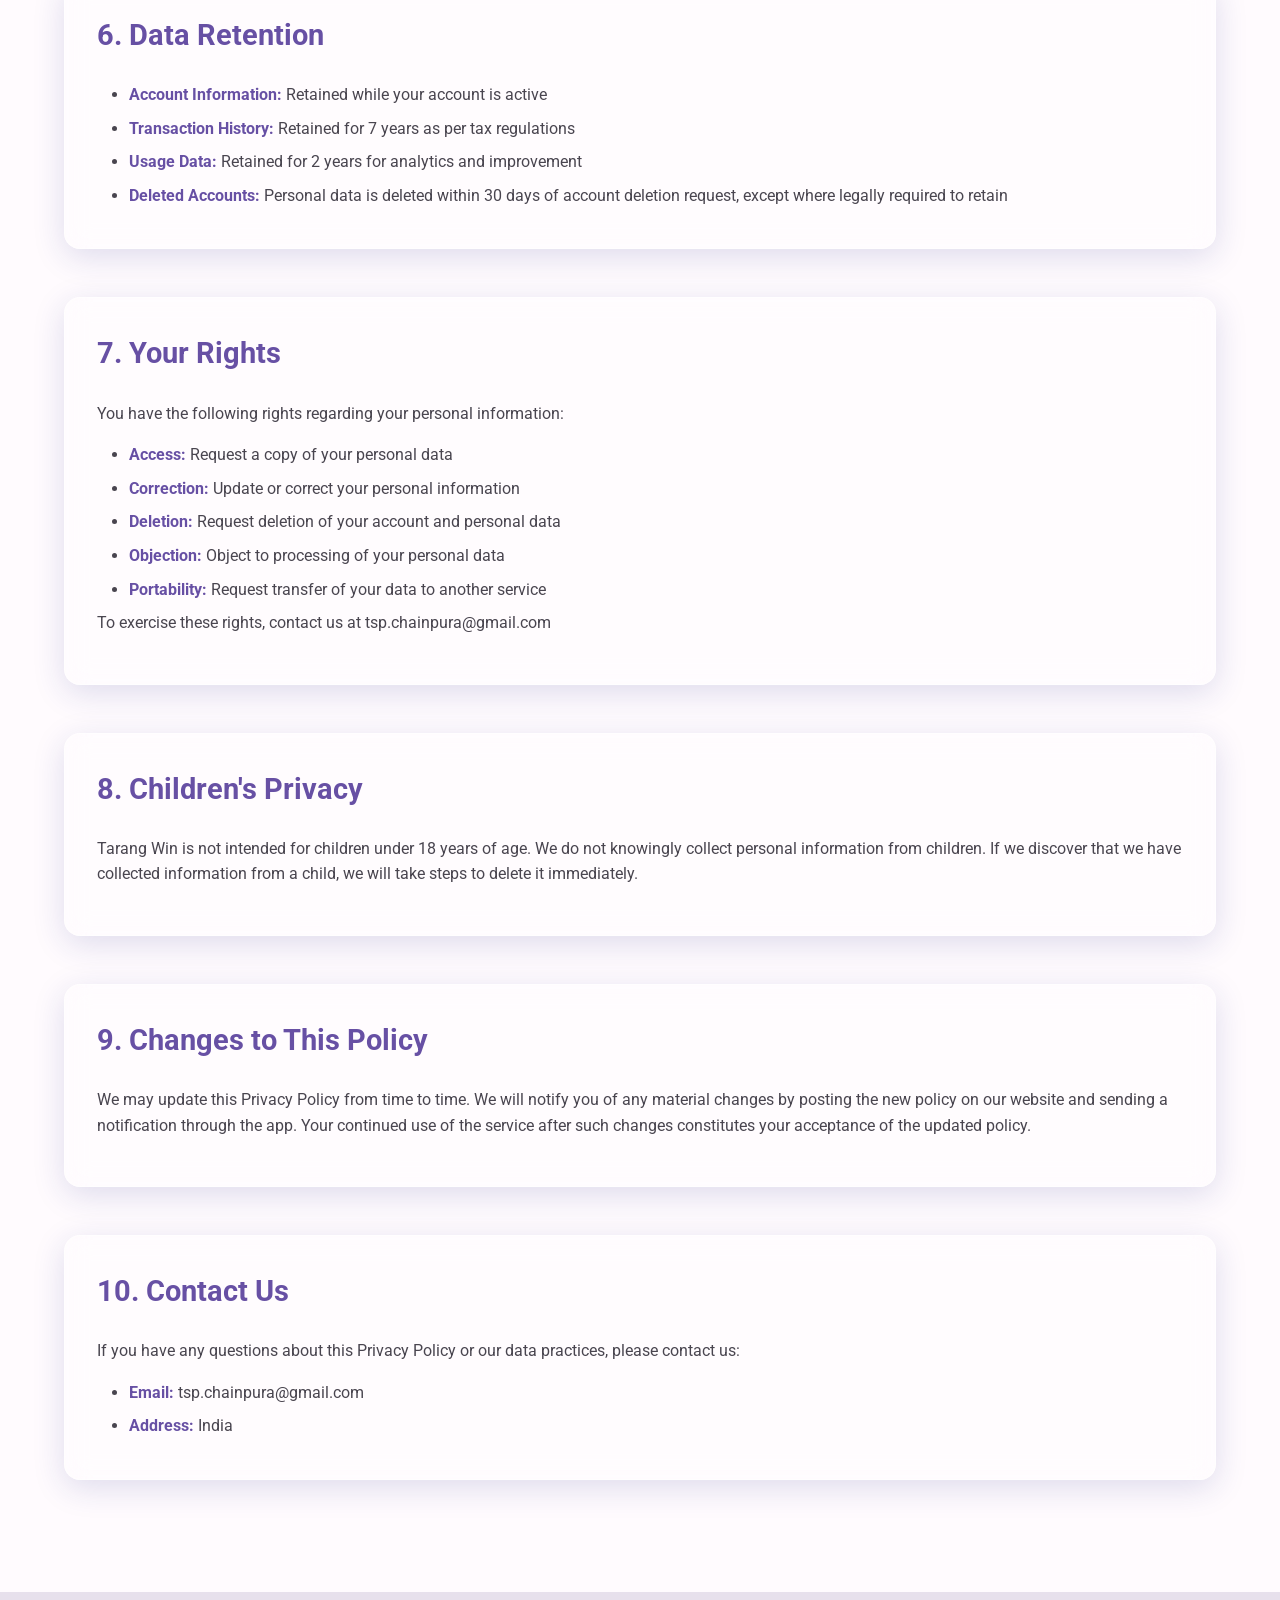
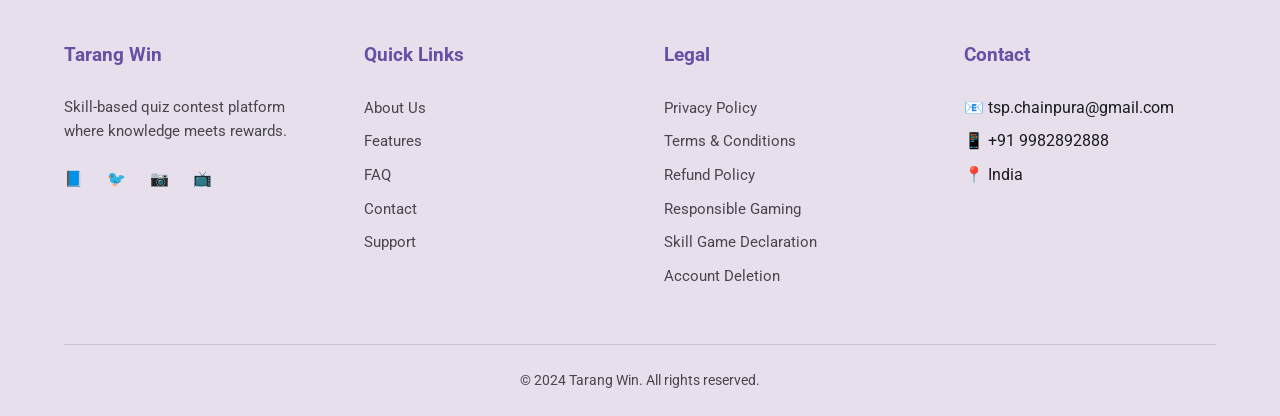
<file: privacy-policy.html>
<!DOCTYPE html>
<html lang="en">
<head>
    <meta charset="UTF-8">
    <meta name="viewport" content="width=device-width, initial-scale=1.0">
    <meta name="description" content="Privacy Policy for Tarang Win - Learn how we collect, use, and protect your personal information.">
    <meta name="keywords" content="privacy policy, data protection, user privacy, tarang win">
    <meta name="author" content="Tarang Win">
    <meta name="robots" content="index, follow">
    <meta property="og:title" content="Privacy Policy - Tarang Win">
    <meta property="og:description" content="Read our privacy policy to understand how we handle your data.">
    <meta property="og:type" content="website">
    <meta property="og:url" content="https://tarangwin.com/privacy-policy.html">
    <link rel="canonical" href="https://tarangwin.com/privacy-policy.html">
    <title>Privacy Policy - Tarang Win</title>
    <link rel="stylesheet" href="style.css">
    <link rel="stylesheet" href="responsive.css">
    <link rel="manifest" href="manifest.json">
    <link rel="icon" type="image/x-icon" href="favicon.ico">
    <link rel="icon" type="image/svg+xml" href="favicon.svg">
    <link rel="apple-touch-icon" sizes="180x180" href="apple-touch-icon.png">
    <link rel="icon" type="image/png" sizes="32x32" href="favicon-32x32.png">
    <link rel="icon" type="image/png" sizes="16x16" href="favicon-16x16.png">
    <link rel="preconnect" href="https://fonts.googleapis.com">
    <link rel="preconnect" href="https://fonts.gstatic.com" crossorigin>
    <link href="https://fonts.googleapis.com/css2?family=Roboto:wght@300;400;500;700&display=swap" rel="stylesheet">
</head>
<body>
    <!-- Navigation -->
    <nav class="navbar">
        <div class="container">
            <div class="nav-brand">
                <a href="index.html" class="logo">
                    <img src="logo.png" alt="Tarang Win Logo" class="logo-image">
                </a>
            </div>
            <button class="nav-toggle" aria-label="Toggle navigation">
                <span></span>
                <span></span>
                <span></span>
            </button>
            <ul class="nav-menu">
                <li><a href="index.html">Home</a></li>
                <li><a href="about.html">About</a></li>
                <li><a href="features.html">Features</a></li>
                <li><a href="faq.html">FAQ</a></li>
                <li><a href="contact.html">Contact</a></li>
                <li><a href="support.html">Support</a></li>
            </ul>
        </div>
    </nav>

    <!-- Page Header -->
    <section class="page-header">
        <div class="container">
            <h1>Privacy Policy</h1>
            <p>Last updated: January 2024</p>
        </div>
    </section>

    <!-- Privacy Policy Content -->
    <section class="legal-content">
        <div class="container">
            <div class="legal-intro glass-card">
                <p>Tarang Win ("we", "our", or "us") is committed to protecting your privacy. This Privacy Policy explains how we collect, use, disclose, and safeguard your information when you use our mobile application and website.</p>
            </div>

            <div class="legal-section glass-card">
                <h2>1. Information We Collect</h2>
                <h3>Personal Information</h3>
                <ul>
                    <li><strong>Name:</strong> Full name provided during registration</li>
                    <li><strong>Mobile Number:</strong> Used for OTP authentication and communication</li>
                    <li><strong>Email Address:</strong> Optional, for account recovery and updates</li>
                    <li><strong>UPI ID:</strong> For withdrawal processing</li>
                    <li><strong>PAN Number:</strong> Required for withdrawals above ₹10,000 for TDS compliance</li>
                </ul>
                
                <h3>Financial Information</h3>
                <ul>
                    <li>Transaction history (deposits, withdrawals, contest entries)</li>
                    <li>Wallet balances (deposit, winning, bonus wallets)</li>
                    <li>Payment method details (processed securely via Cashfree)</li>
                </ul>
                
                <h3>Usage Information</h3>
                <ul>
                    <li>Contest participation history</li>
                    <li>Quiz performance and scores</li>
                    <li>Leaderboard rankings</li>
                    <li>App usage patterns and preferences</li>
                </ul>
                
                <h3>Device Information</h3>
                <ul>
                    <li>Device model and operating system</li>
                    <li>Unique device identifier</li>
                    <li>IP address</li>
                    <li>App version and crash reports</li>
                </ul>
            </div>

            <div class="legal-section glass-card">
                <h2>2. How We Collect Information</h2>
                <ul>
                    <li><strong>Directly from you:</strong> When you register, update your profile, or participate in contests</li>
                    <li><strong>Automatically:</strong> When you use the app, we collect usage and device information</li>
                    <li><strong>Third parties:</strong> Payment processors (Cashfree) for transaction processing</li>
                    <li><strong>Firebase:</strong> For authentication, analytics, and crash reporting</li>
                </ul>
            </div>

            <div class="legal-section glass-card">
                <h2>3. How We Use Your Information</h2>
                <ul>
                    <li><strong>Account Management:</strong> To create and maintain your account</li>
                    <li><strong>Authentication:</strong> To verify your identity via OTP</li>
                    <li><strong>Contest Participation:</strong> To allow you to join and participate in contests</li>
                    <li><strong>Payment Processing:</strong> To process deposits and withdrawals</li>
                    <li><strong>TDS Compliance:</strong> To calculate and deduct TDS as per government regulations</li>
                    <li><strong>Leaderboard:</strong> To display your ranking and performance</li>
                    <li><strong>Communication:</strong> To send contest notifications, results, and updates</li>
                    <li><strong>Security:</strong> To detect fraud and protect our platform</li>
                    <li><strong>Analytics:</strong> To improve our services and user experience</li>
                    <li><strong>Legal Compliance:</strong> To comply with applicable laws and regulations</li>
                </ul>
            </div>

            <div class="legal-section glass-card">
                <h2>4. Information Sharing</h2>
                <p>We do not sell your personal information. We may share your information only in the following circumstances:</p>
                <ul>
                    <li><strong>Service Providers:</strong> With Cashfree for payment processing</li>
                    <li><strong>Firebase:</strong> For authentication, analytics, and cloud services</li>
                    <li><strong>Legal Requirements:</strong> When required by law or government authorities</li>
                    <li><strong>Business Transfer:</strong> In case of merger, acquisition, or sale of assets</li>
                    <li><strong>With Your Consent:</strong> When you explicitly authorize us to share</li>
                </ul>
            </div>

            <div class="legal-section glass-card">
                <h2>5. Data Security</h2>
                <p>We implement industry-standard security measures to protect your information:</p>
                <ul>
                    <li>Firebase Authentication for secure login</li>
                    <li>Encrypted data transmission (SSL/TLS)</li>
                    <li>Firebase Security Rules for database protection</li>
                    <li>Secure payment gateway integration (Cashfree)</li>
                    <li>Regular security audits and updates</li>
                    <li>Limited access to personal data within our organization</li>
                </ul>
            </div>

            <div class="legal-section glass-card">
                <h2>6. Data Retention</h2>
                <ul>
                    <li><strong>Account Information:</strong> Retained while your account is active</li>
                    <li><strong>Transaction History:</strong> Retained for 7 years as per tax regulations</li>
                    <li><strong>Usage Data:</strong> Retained for 2 years for analytics and improvement</li>
                    <li><strong>Deleted Accounts:</strong> Personal data is deleted within 30 days of account deletion request, except where legally required to retain</li>
                </ul>
            </div>

            <div class="legal-section glass-card">
                <h2>7. Your Rights</h2>
                <p>You have the following rights regarding your personal information:</p>
                <ul>
                    <li><strong>Access:</strong> Request a copy of your personal data</li>
                    <li><strong>Correction:</strong> Update or correct your personal information</li>
                    <li><strong>Deletion:</strong> Request deletion of your account and personal data</li>
                    <li><strong>Objection:</strong> Object to processing of your personal data</li>
                    <li><strong>Portability:</strong> Request transfer of your data to another service</li>
                </ul>
                <p>To exercise these rights, contact us at tsp.chainpura@gmail.com</p>
            </div>

            <div class="legal-section glass-card">
                <h2>8. Children's Privacy</h2>
                <p>Tarang Win is not intended for children under 18 years of age. We do not knowingly collect personal information from children. If we discover that we have collected information from a child, we will take steps to delete it immediately.</p>
            </div>

            <div class="legal-section glass-card">
                <h2>9. Changes to This Policy</h2>
                <p>We may update this Privacy Policy from time to time. We will notify you of any material changes by posting the new policy on our website and sending a notification through the app. Your continued use of the service after such changes constitutes your acceptance of the updated policy.</p>
            </div>

            <div class="legal-section glass-card">
                <h2>10. Contact Us</h2>
                <p>If you have any questions about this Privacy Policy or our data practices, please contact us:</p>
                <ul>
                    <li><strong>Email:</strong> tsp.chainpura@gmail.com</li>
                    <li><strong>Address:</strong> India</li>
                </ul>
            </div>
        </div>
    </section>

    <!-- Footer -->
    <footer class="footer">
        <div class="container">
            <div class="footer-content">
                <div class="footer-section">
                    <h3>Tarang Win</h3>
                    <p>Skill-based quiz contest platform where knowledge meets rewards.</p>
                    <div class="social-links">
                        <a href="#" aria-label="Facebook">📘</a>
                        <a href="#" aria-label="Twitter">🐦</a>
                        <a href="#" aria-label="Instagram">📷</a>
                        <a href="#" aria-label="YouTube">📺</a>
                    </div>
                </div>
                <div class="footer-section">
                    <h3>Quick Links</h3>
                    <ul>
                        <li><a href="about.html">About Us</a></li>
                        <li><a href="features.html">Features</a></li>
                        <li><a href="faq.html">FAQ</a></li>
                        <li><a href="contact.html">Contact</a></li>
                        <li><a href="support.html">Support</a></li>
                    </ul>
                </div>
                <div class="footer-section">
                    <h3>Legal</h3>
                    <ul>
                        <li><a href="privacy-policy.html">Privacy Policy</a></li>
                        <li><a href="terms-conditions.html">Terms & Conditions</a></li>
                        <li><a href="refund-policy.html">Refund Policy</a></li>
                        <li><a href="responsible-gaming.html">Responsible Gaming</a></li>
                        <li><a href="skill-game-declaration.html">Skill Game Declaration</a></li>
                        <li><a href="account-deletion.html">Account Deletion</a></li>
                    </ul>
                </div>
                <div class="footer-section">
                    <h3>Contact</h3>
                    <ul>
                        <li>📧 tsp.chainpura@gmail.com</li>
                        <li>📱 +91 9982892888</li>
                        <li>📍 India</li>
                    </ul>
                </div>
            </div>
            <div class="footer-bottom">
                <p>&copy; 2024 Tarang Win. All rights reserved.</p>
            </div>
        </div>
    </footer>

    <script src="app.js"></script>
</body>
</html>
</file>
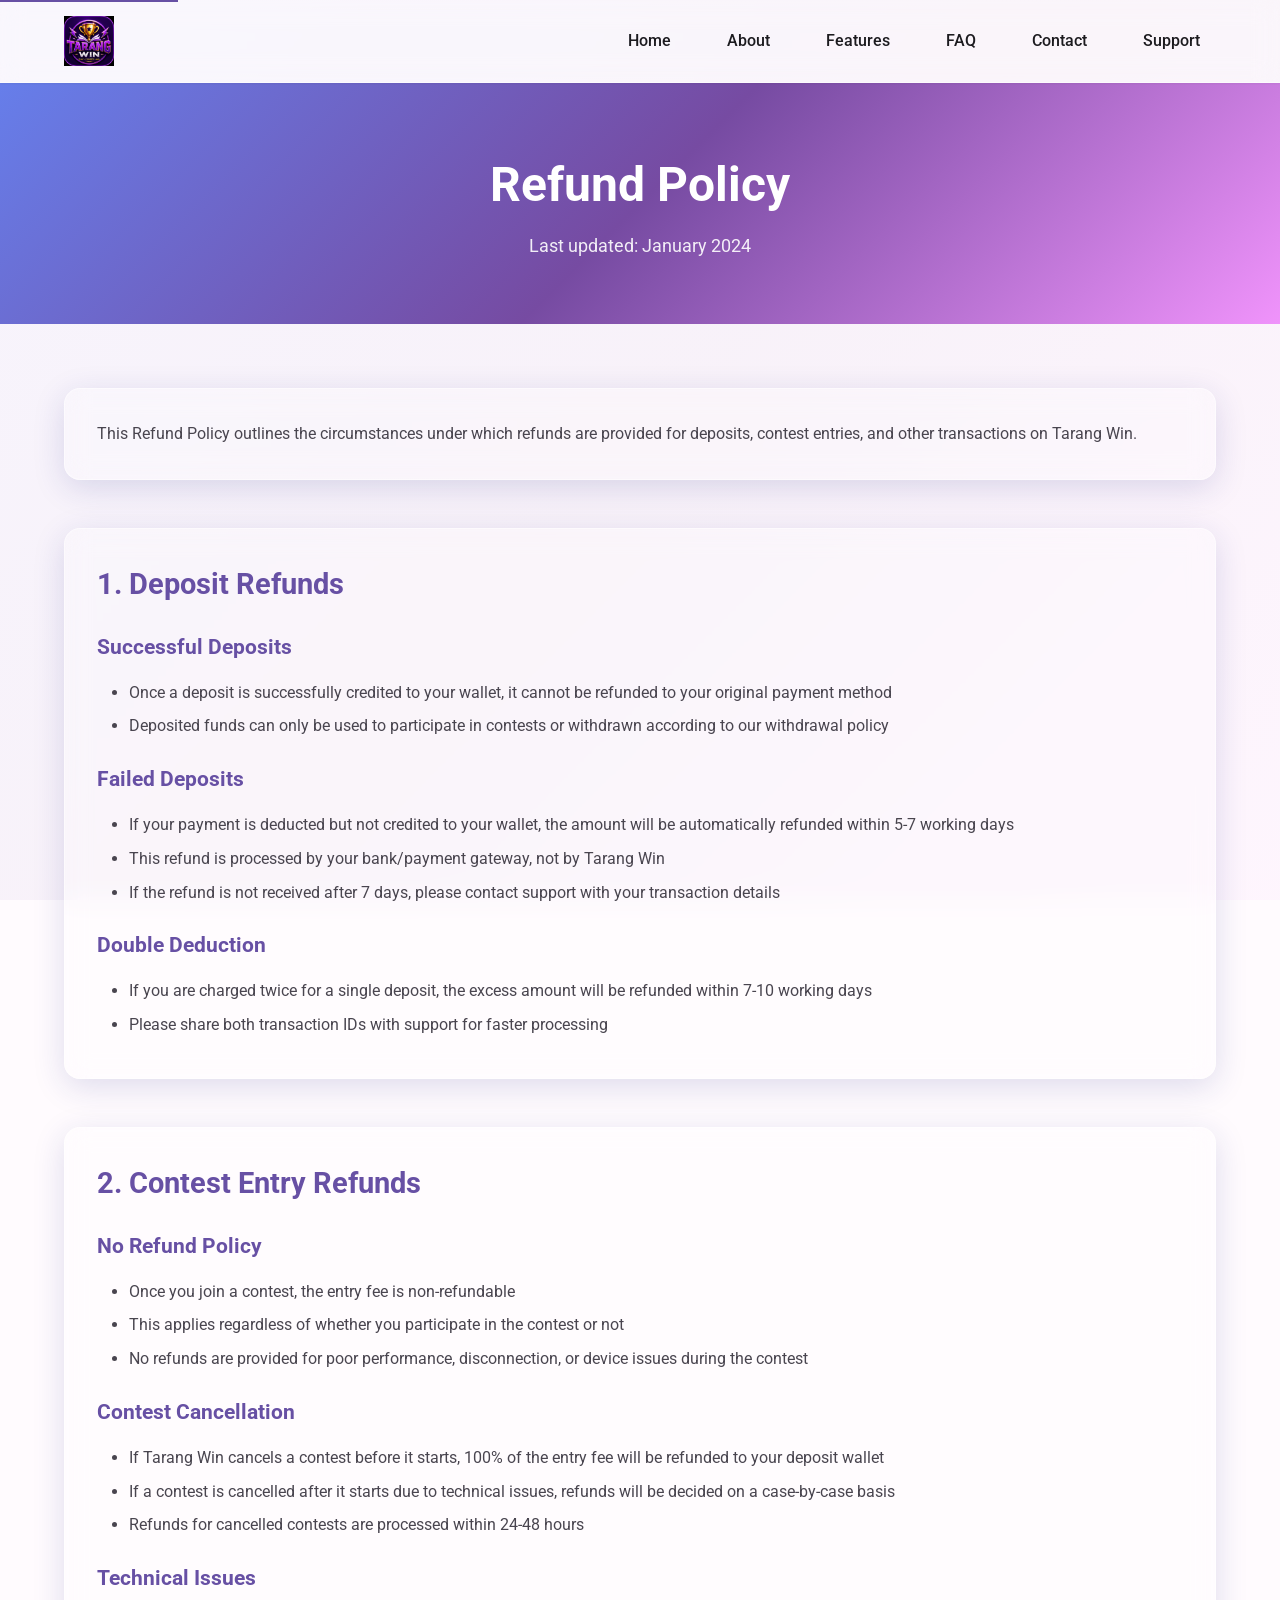
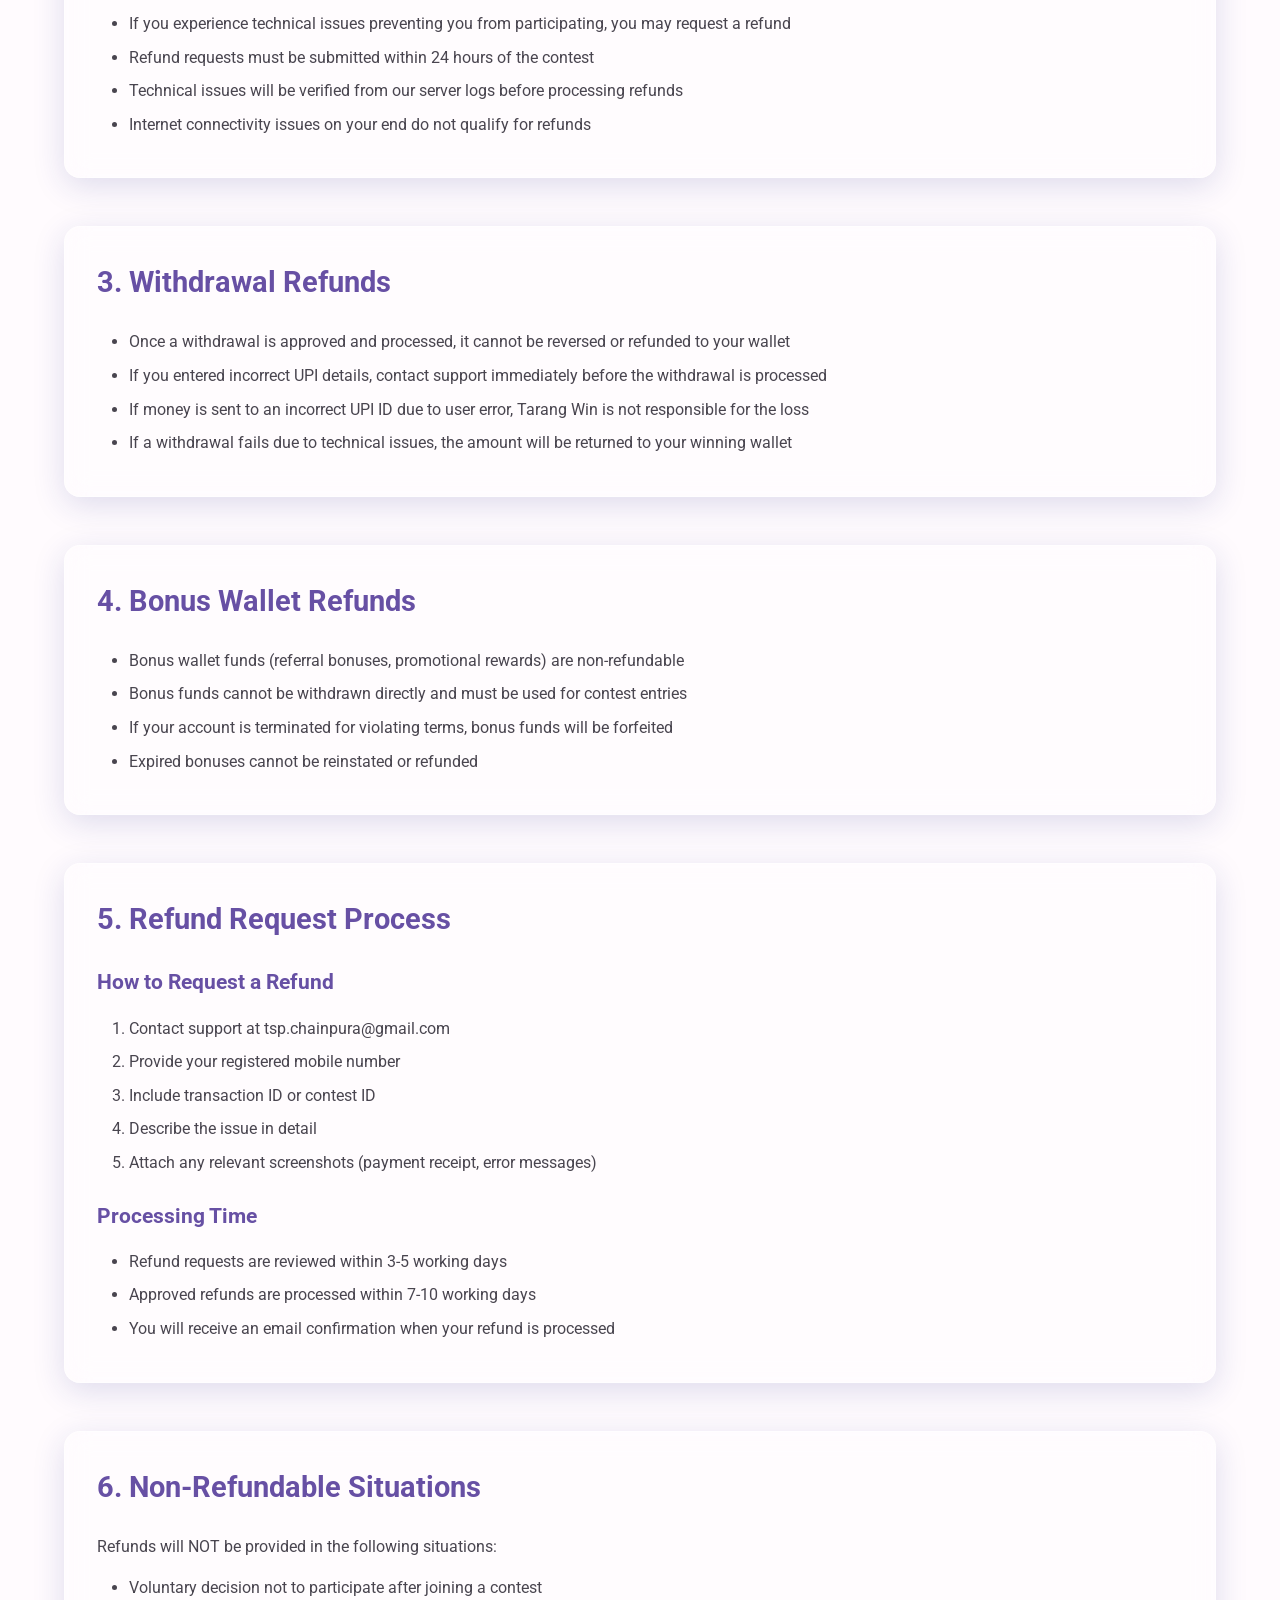
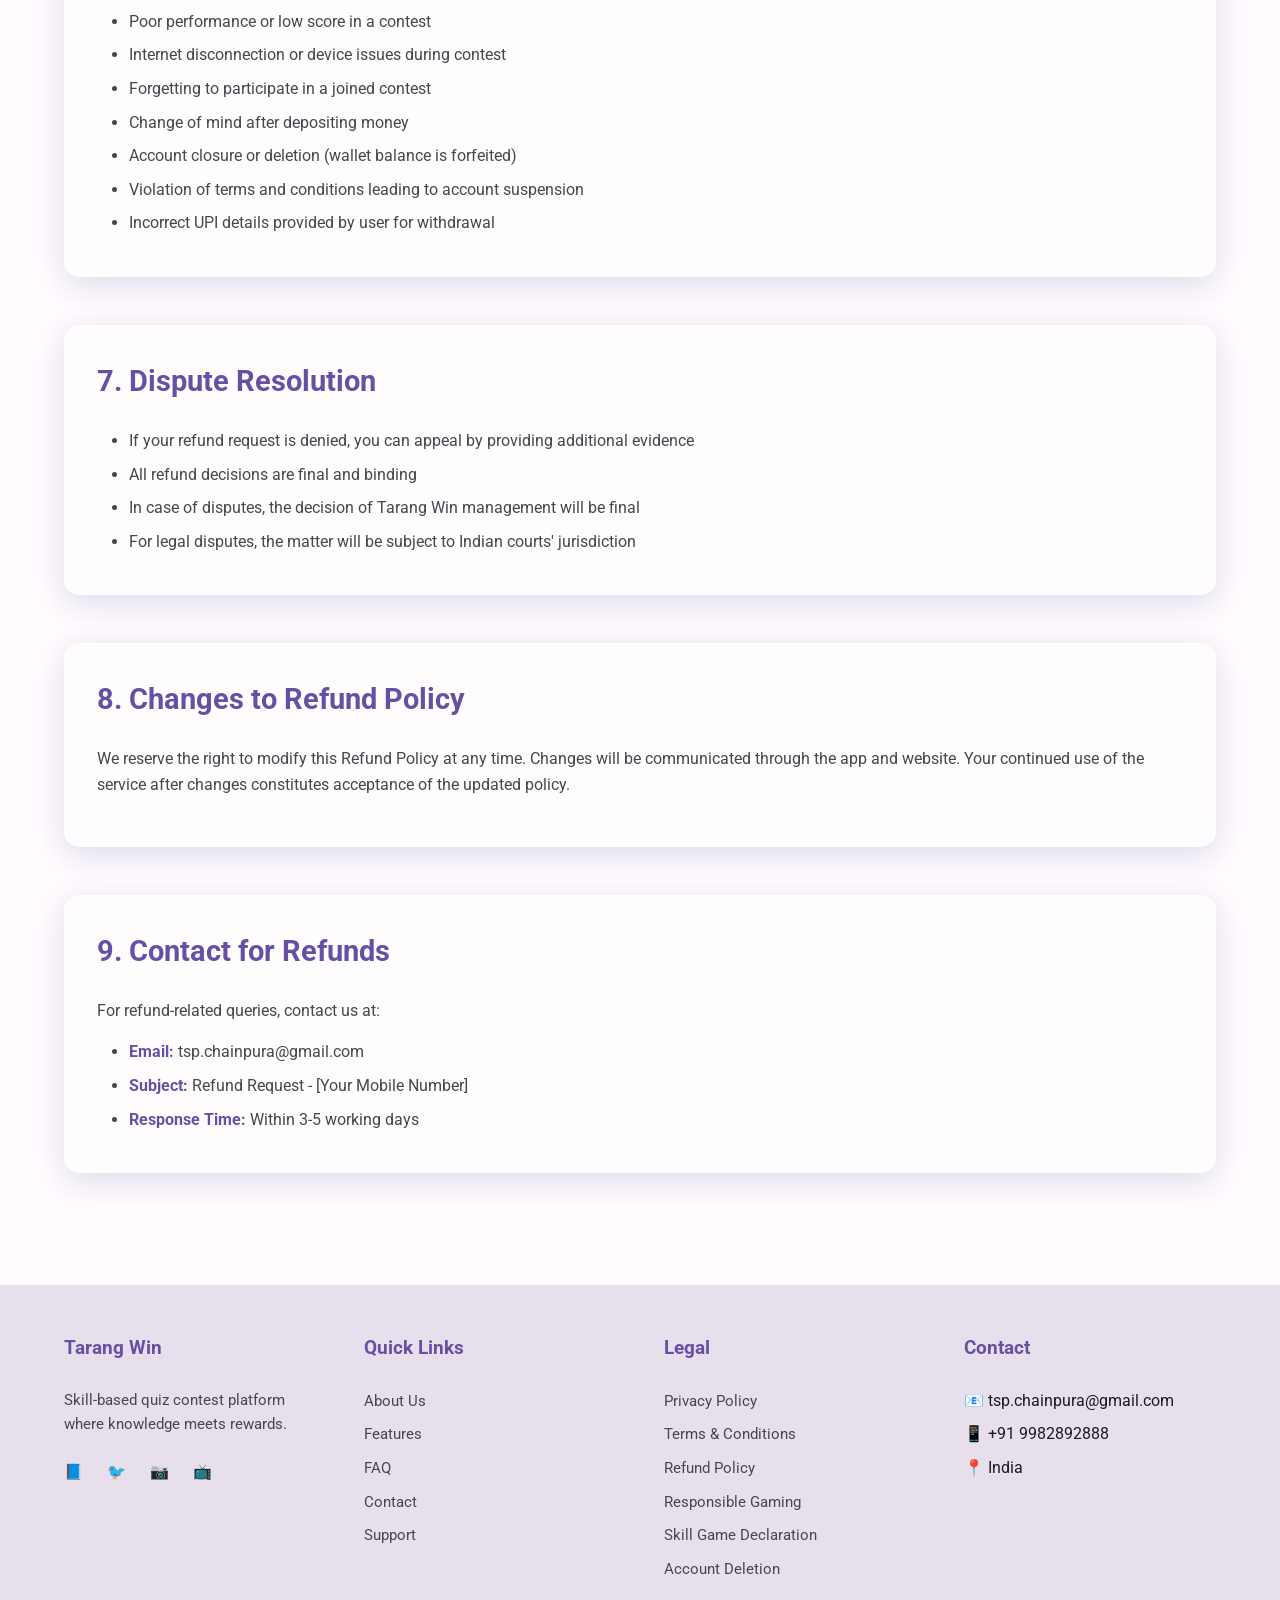
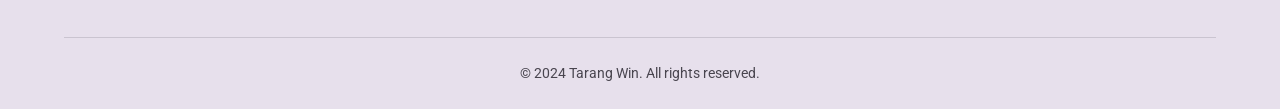
<file: refund-policy.html>
<!DOCTYPE html>
<html lang="en">
<head>
    <meta charset="UTF-8">
    <meta name="viewport" content="width=device-width, initial-scale=1.0">
    <meta name="description" content="Refund Policy for Tarang Win - Understand our refund process and policies.">
    <meta name="keywords" content="refund policy, money back, cancellation, tarang win">
    <meta name="author" content="Tarang Win">
    <meta name="robots" content="index, follow">
    <meta property="og:title" content="Refund Policy - Tarang Win">
    <meta property="og:description" content="Read our refund policy to understand refund eligibility and process.">
    <meta property="og:type" content="website">
    <meta property="og:url" content="https://tarangwin.com/refund-policy.html">
    <link rel="canonical" href="https://tarangwin.com/refund-policy.html">
    <title>Refund Policy - Tarang Win</title>
    <link rel="stylesheet" href="style.css">
    <link rel="stylesheet" href="responsive.css">
    <link rel="manifest" href="manifest.json">
    <link rel="icon" type="image/x-icon" href="favicon.ico">
    <link rel="icon" type="image/svg+xml" href="favicon.svg">
    <link rel="apple-touch-icon" sizes="180x180" href="apple-touch-icon.png">
    <link rel="icon" type="image/png" sizes="32x32" href="favicon-32x32.png">
    <link rel="icon" type="image/png" sizes="16x16" href="favicon-16x16.png">
    <link rel="preconnect" href="https://fonts.googleapis.com">
    <link rel="preconnect" href="https://fonts.gstatic.com" crossorigin>
    <link href="https://fonts.googleapis.com/css2?family=Roboto:wght@300;400;500;700&display=swap" rel="stylesheet">
</head>
<body>
    <!-- Navigation -->
    <nav class="navbar">
        <div class="container">
            <div class="nav-brand">
                <a href="index.html" class="logo">
                    <img src="logo.png" alt="Tarang Win Logo" class="logo-image">
                </a>
            </div>
            <button class="nav-toggle" aria-label="Toggle navigation">
                <span></span>
                <span></span>
                <span></span>
            </button>
            <ul class="nav-menu">
                <li><a href="index.html">Home</a></li>
                <li><a href="about.html">About</a></li>
                <li><a href="features.html">Features</a></li>
                <li><a href="faq.html">FAQ</a></li>
                <li><a href="contact.html">Contact</a></li>
                <li><a href="support.html">Support</a></li>
            </ul>
        </div>
    </nav>

    <!-- Page Header -->
    <section class="page-header">
        <div class="container">
            <h1>Refund Policy</h1>
            <p>Last updated: January 2024</p>
        </div>
    </section>

    <!-- Refund Policy Content -->
    <section class="legal-content">
        <div class="container">
            <div class="legal-intro glass-card">
                <p>This Refund Policy outlines the circumstances under which refunds are provided for deposits, contest entries, and other transactions on Tarang Win.</p>
            </div>

            <div class="legal-section glass-card">
                <h2>1. Deposit Refunds</h2>
                <h3>Successful Deposits</h3>
                <ul>
                    <li>Once a deposit is successfully credited to your wallet, it cannot be refunded to your original payment method</li>
                    <li>Deposited funds can only be used to participate in contests or withdrawn according to our withdrawal policy</li>
                </ul>
                
                <h3>Failed Deposits</h3>
                <ul>
                    <li>If your payment is deducted but not credited to your wallet, the amount will be automatically refunded within 5-7 working days</li>
                    <li>This refund is processed by your bank/payment gateway, not by Tarang Win</li>
                    <li>If the refund is not received after 7 days, please contact support with your transaction details</li>
                </ul>
                
                <h3>Double Deduction</h3>
                <ul>
                    <li>If you are charged twice for a single deposit, the excess amount will be refunded within 7-10 working days</li>
                    <li>Please share both transaction IDs with support for faster processing</li>
                </ul>
            </div>

            <div class="legal-section glass-card">
                <h2>2. Contest Entry Refunds</h2>
                <h3>No Refund Policy</h3>
                <ul>
                    <li>Once you join a contest, the entry fee is non-refundable</li>
                    <li>This applies regardless of whether you participate in the contest or not</li>
                    <li>No refunds are provided for poor performance, disconnection, or device issues during the contest</li>
                </ul>
                
                <h3>Contest Cancellation</h3>
                <ul>
                    <li>If Tarang Win cancels a contest before it starts, 100% of the entry fee will be refunded to your deposit wallet</li>
                    <li>If a contest is cancelled after it starts due to technical issues, refunds will be decided on a case-by-case basis</li>
                    <li>Refunds for cancelled contests are processed within 24-48 hours</li>
                </ul>
                
                <h3>Technical Issues</h3>
                <ul>
                    <li>If you experience technical issues preventing you from participating, you may request a refund</li>
                    <li>Refund requests must be submitted within 24 hours of the contest</li>
                    <li>Technical issues will be verified from our server logs before processing refunds</li>
                    <li>Internet connectivity issues on your end do not qualify for refunds</li>
                </ul>
            </div>

            <div class="legal-section glass-card">
                <h2>3. Withdrawal Refunds</h2>
                <ul>
                    <li>Once a withdrawal is approved and processed, it cannot be reversed or refunded to your wallet</li>
                    <li>If you entered incorrect UPI details, contact support immediately before the withdrawal is processed</li>
                    <li>If money is sent to an incorrect UPI ID due to user error, Tarang Win is not responsible for the loss</li>
                    <li>If a withdrawal fails due to technical issues, the amount will be returned to your winning wallet</li>
                </ul>
            </div>

            <div class="legal-section glass-card">
                <h2>4. Bonus Wallet Refunds</h2>
                <ul>
                    <li>Bonus wallet funds (referral bonuses, promotional rewards) are non-refundable</li>
                    <li>Bonus funds cannot be withdrawn directly and must be used for contest entries</li>
                    <li>If your account is terminated for violating terms, bonus funds will be forfeited</li>
                    <li>Expired bonuses cannot be reinstated or refunded</li>
                </ul>
            </div>

            <div class="legal-section glass-card">
                <h2>5. Refund Request Process</h2>
                <h3>How to Request a Refund</h3>
                <ol>
                    <li>Contact support at tsp.chainpura@gmail.com</li>
                    <li>Provide your registered mobile number</li>
                    <li>Include transaction ID or contest ID</li>
                    <li>Describe the issue in detail</li>
                    <li>Attach any relevant screenshots (payment receipt, error messages)</li>
                </ol>
                
                <h3>Processing Time</h3>
                <ul>
                    <li>Refund requests are reviewed within 3-5 working days</li>
                    <li>Approved refunds are processed within 7-10 working days</li>
                    <li>You will receive an email confirmation when your refund is processed</li>
                </ul>
            </div>

            <div class="legal-section glass-card">
                <h2>6. Non-Refundable Situations</h2>
                <p>Refunds will NOT be provided in the following situations:</p>
                <ul>
                    <li>Voluntary decision not to participate after joining a contest</li>
                    <li>Poor performance or low score in a contest</li>
                    <li>Internet disconnection or device issues during contest</li>
                    <li>Forgetting to participate in a joined contest</li>
                    <li>Change of mind after depositing money</li>
                    <li>Account closure or deletion (wallet balance is forfeited)</li>
                    <li>Violation of terms and conditions leading to account suspension</li>
                    <li>Incorrect UPI details provided by user for withdrawal</li>
                </ul>
            </div>

            <div class="legal-section glass-card">
                <h2>7. Dispute Resolution</h2>
                <ul>
                    <li>If your refund request is denied, you can appeal by providing additional evidence</li>
                    <li>All refund decisions are final and binding</li>
                    <li>In case of disputes, the decision of Tarang Win management will be final</li>
                    <li>For legal disputes, the matter will be subject to Indian courts' jurisdiction</li>
                </ul>
            </div>

            <div class="legal-section glass-card">
                <h2>8. Changes to Refund Policy</h2>
                <p>We reserve the right to modify this Refund Policy at any time. Changes will be communicated through the app and website. Your continued use of the service after changes constitutes acceptance of the updated policy.</p>
            </div>

            <div class="legal-section glass-card">
                <h2>9. Contact for Refunds</h2>
                <p>For refund-related queries, contact us at:</p>
                <ul>
                    <li><strong>Email:</strong> tsp.chainpura@gmail.com</li>
                    <li><strong>Subject:</strong> Refund Request - [Your Mobile Number]</li>
                    <li><strong>Response Time:</strong> Within 3-5 working days</li>
                </ul>
            </div>
        </div>
    </section>

    <!-- Footer -->
    <footer class="footer">
        <div class="container">
            <div class="footer-content">
                <div class="footer-section">
                    <h3>Tarang Win</h3>
                    <p>Skill-based quiz contest platform where knowledge meets rewards.</p>
                    <div class="social-links">
                        <a href="#" aria-label="Facebook">📘</a>
                        <a href="#" aria-label="Twitter">🐦</a>
                        <a href="#" aria-label="Instagram">📷</a>
                        <a href="#" aria-label="YouTube">📺</a>
                    </div>
                </div>
                <div class="footer-section">
                    <h3>Quick Links</h3>
                    <ul>
                        <li><a href="about.html">About Us</a></li>
                        <li><a href="features.html">Features</a></li>
                        <li><a href="faq.html">FAQ</a></li>
                        <li><a href="contact.html">Contact</a></li>
                        <li><a href="support.html">Support</a></li>
                    </ul>
                </div>
                <div class="footer-section">
                    <h3>Legal</h3>
                    <ul>
                        <li><a href="privacy-policy.html">Privacy Policy</a></li>
                        <li><a href="terms-conditions.html">Terms & Conditions</a></li>
                        <li><a href="refund-policy.html">Refund Policy</a></li>
                        <li><a href="responsible-gaming.html">Responsible Gaming</a></li>
                        <li><a href="skill-game-declaration.html">Skill Game Declaration</a></li>
                        <li><a href="account-deletion.html">Account Deletion</a></li>
                    </ul>
                </div>
                <div class="footer-section">
                    <h3>Contact</h3>
                    <ul>
                        <li>📧 tsp.chainpura@gmail.com</li>
                        <li>📱 +91 9982892888</li>
                        <li>📍 India</li>
                    </ul>
                </div>
            </div>
            <div class="footer-bottom">
                <p>&copy; 2024 Tarang Win. All rights reserved.</p>
            </div>
        </div>
    </footer>

    <script src="app.js"></script>
</body>
</html>
</file>
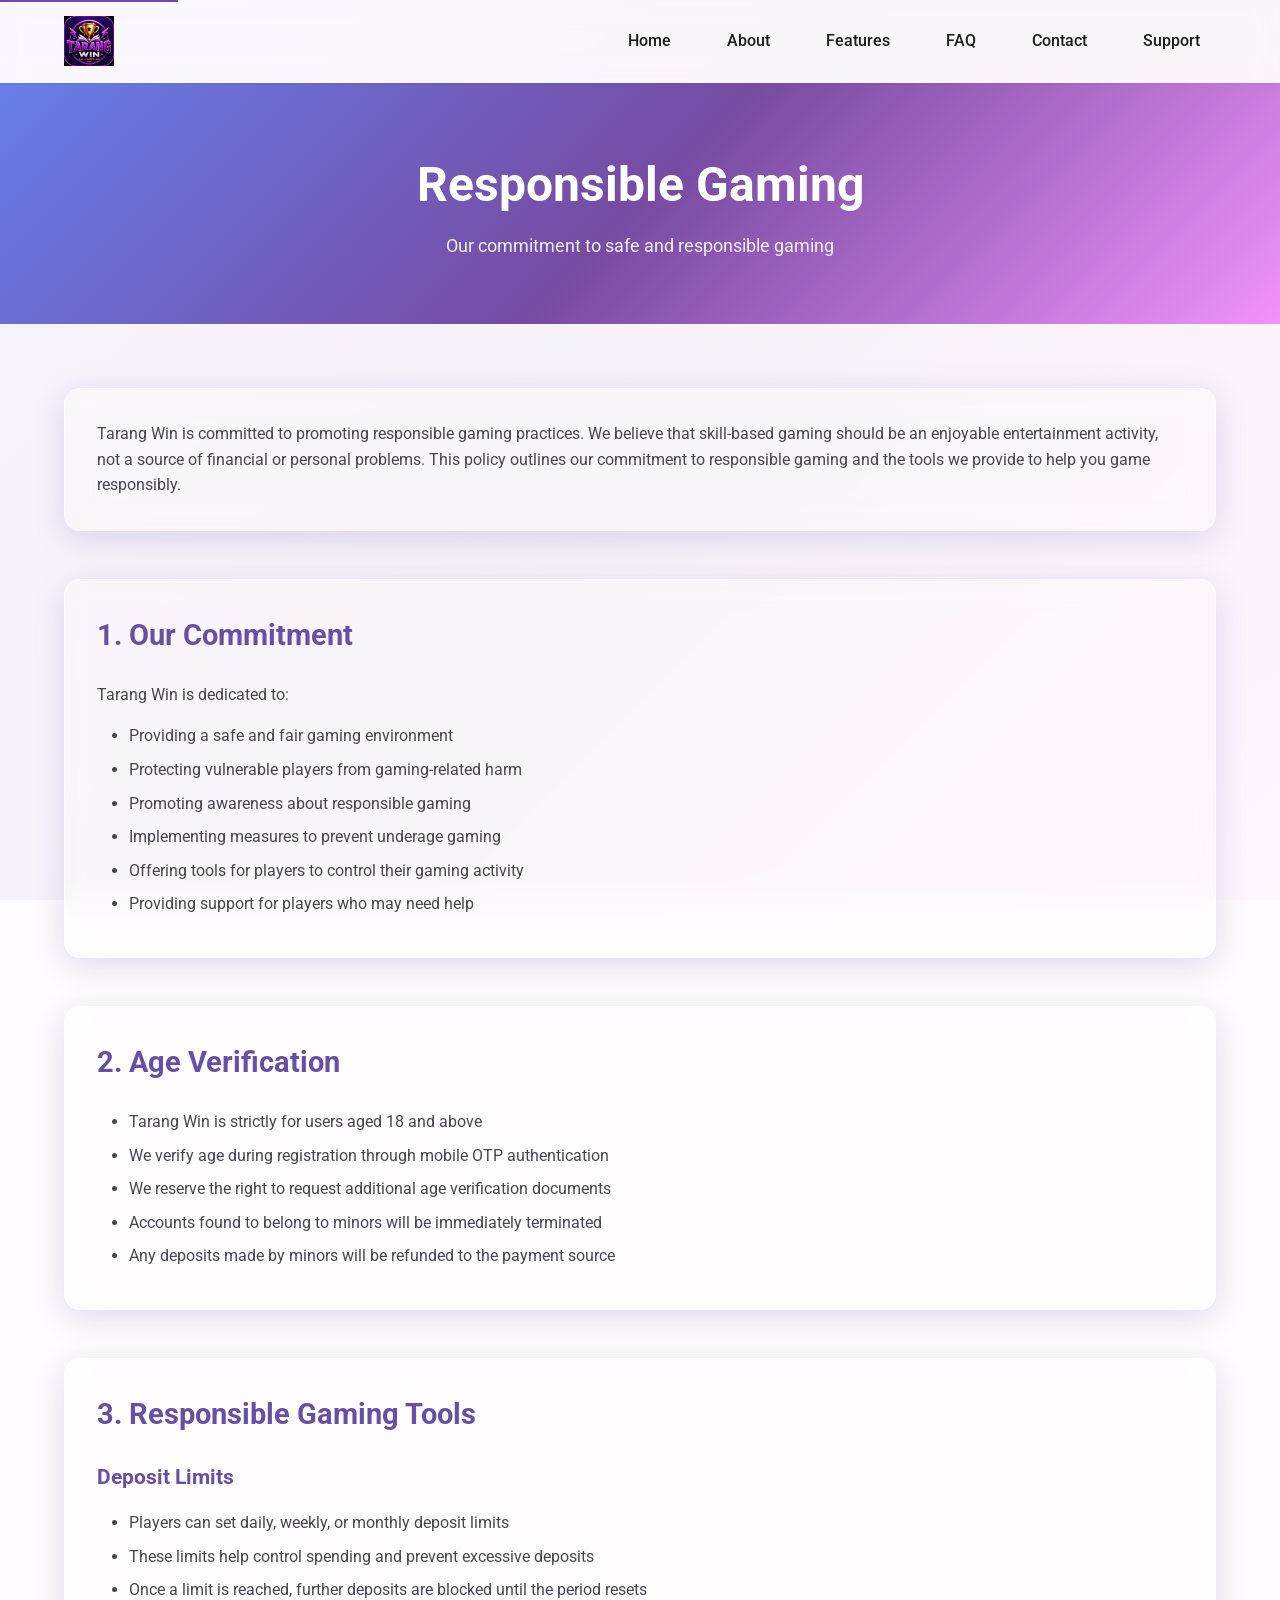
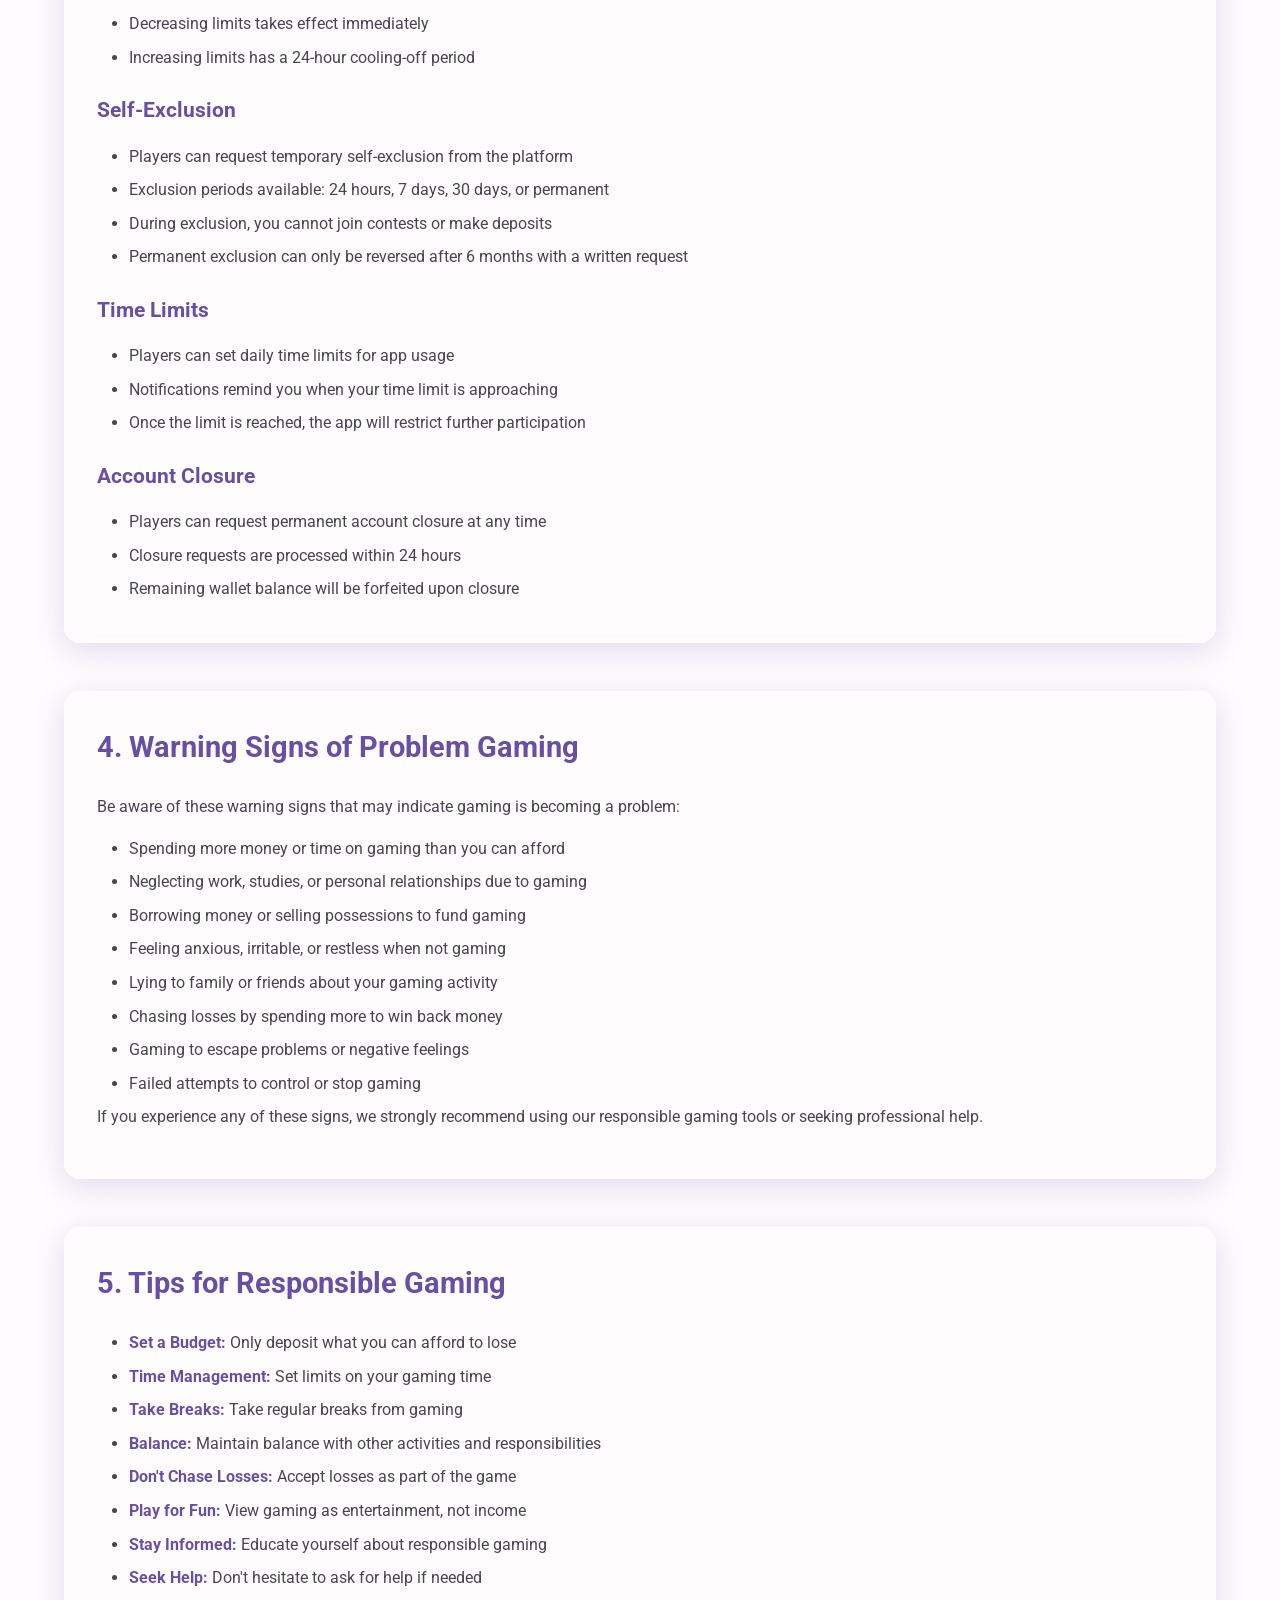
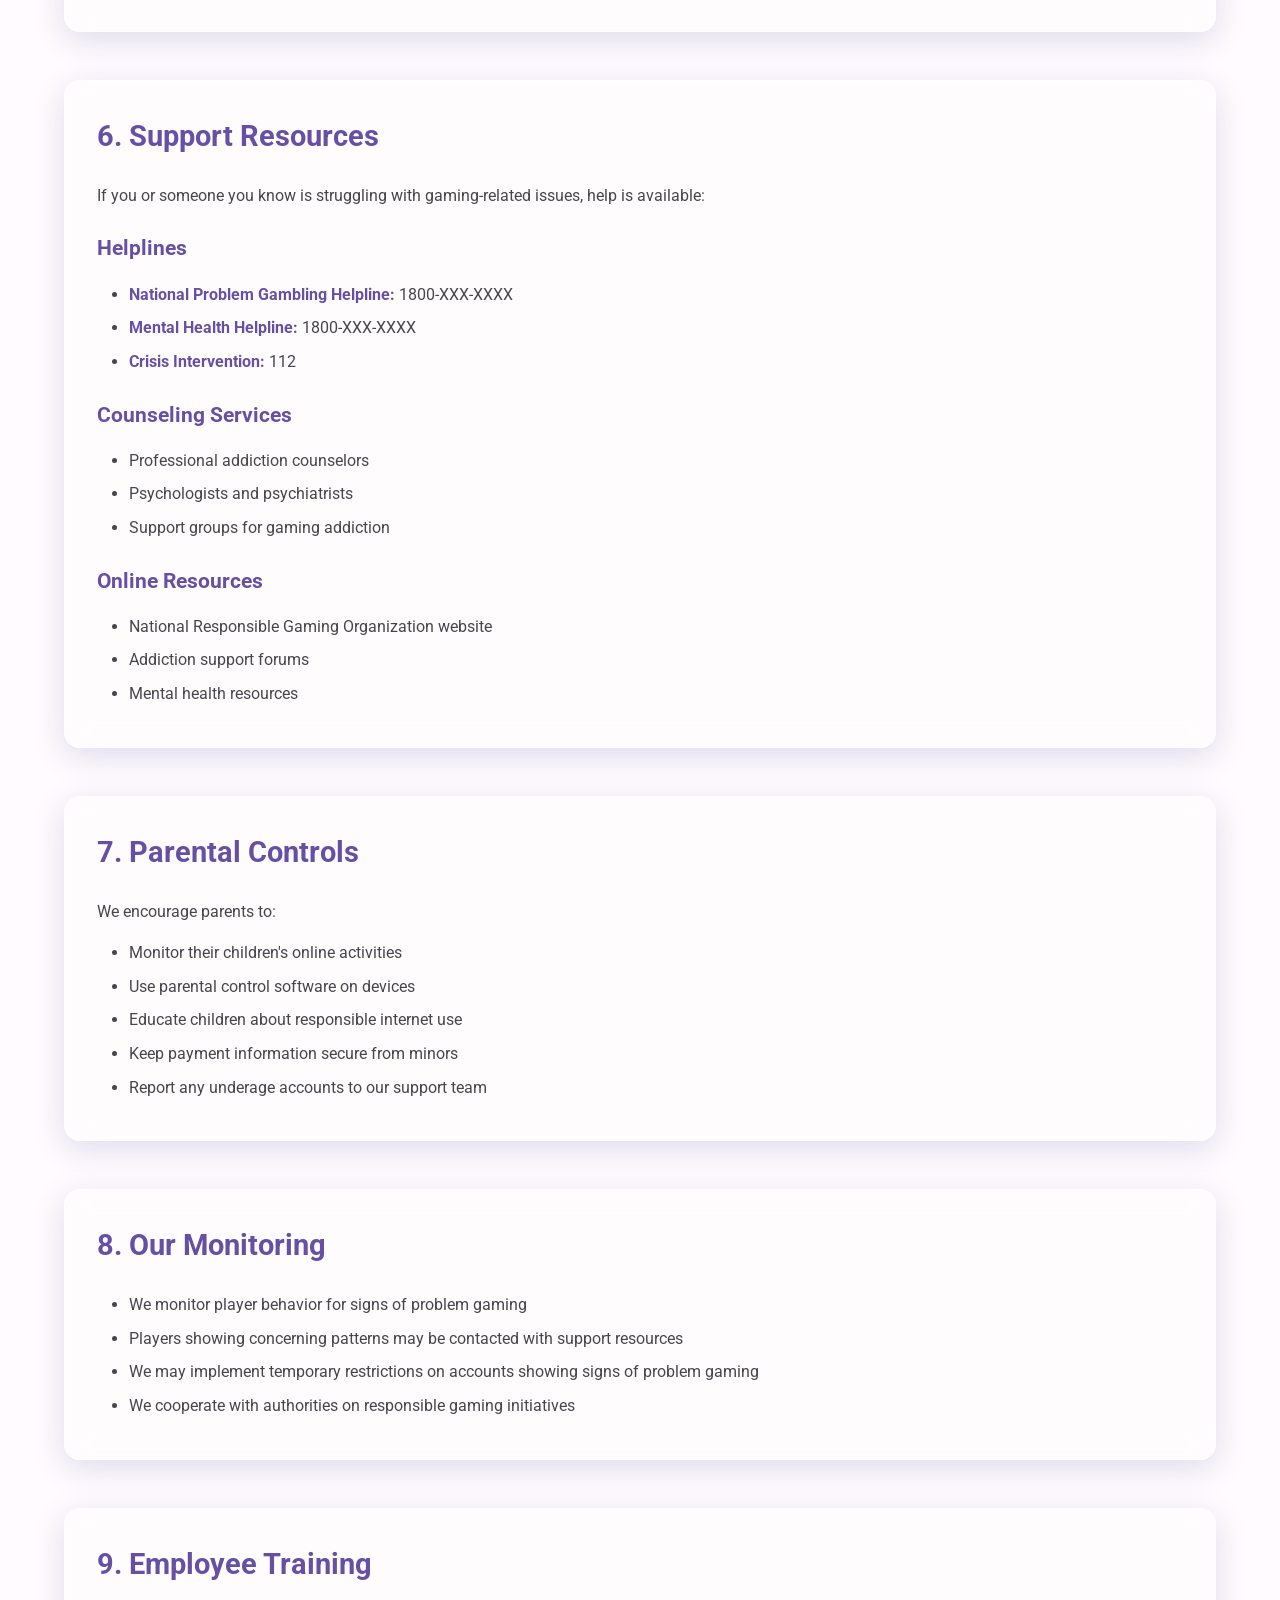
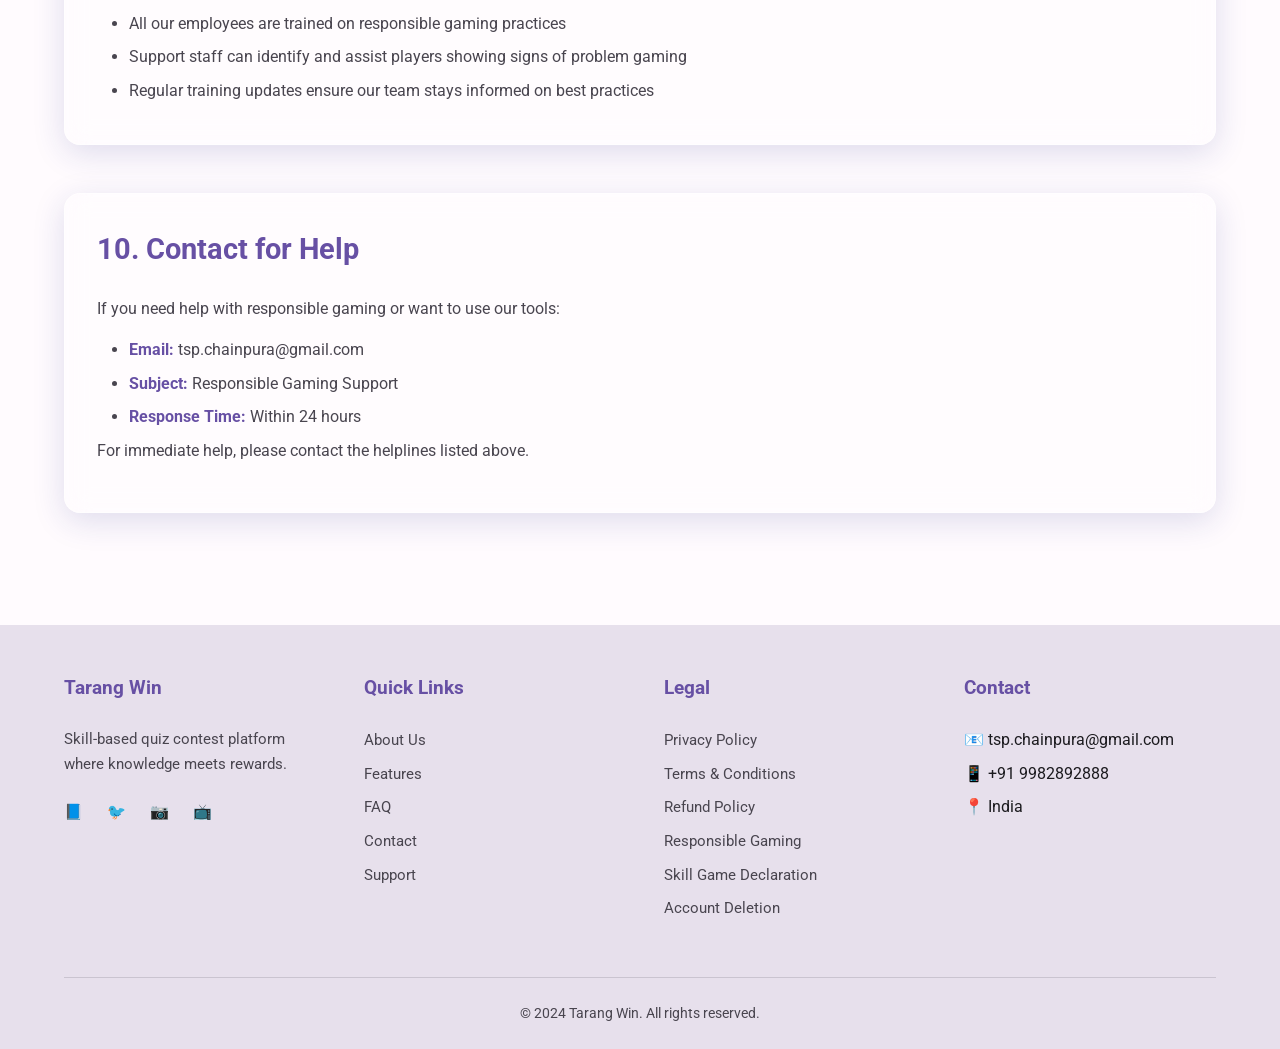
<file: responsible-gaming.html>
<!DOCTYPE html>
<html lang="en">
<head>
    <meta charset="UTF-8">
    <meta name="viewport" content="width=device-width, initial-scale=1.0">
    <meta name="description" content="Responsible Gaming Policy for Tarang Win - Learn about our commitment to safe and responsible gaming practices.">
    <meta name="keywords" content="responsible gaming, safe gaming, addiction prevention, tarang win">
    <meta name="author" content="Tarang Win">
    <meta name="robots" content="index, follow">
    <meta property="og:title" content="Responsible Gaming - Tarang Win">
    <meta property="og:description" content="Read our responsible gaming policy to understand our commitment to safe gaming.">
    <meta property="og:type" content="website">
    <meta property="og:url" content="https://tarangwin.com/responsible-gaming.html">
    <link rel="canonical" href="https://tarangwin.com/responsible-gaming.html">
    <title>Responsible Gaming - Tarang Win</title>
    <link rel="stylesheet" href="style.css">
    <link rel="stylesheet" href="responsive.css">
    <link rel="manifest" href="manifest.json">
    <link rel="icon" type="image/x-icon" href="favicon.ico">
    <link rel="icon" type="image/svg+xml" href="favicon.svg">
    <link rel="apple-touch-icon" sizes="180x180" href="apple-touch-icon.png">
    <link rel="icon" type="image/png" sizes="32x32" href="favicon-32x32.png">
    <link rel="icon" type="image/png" sizes="16x16" href="favicon-16x16.png">
    <link rel="preconnect" href="https://fonts.googleapis.com">
    <link rel="preconnect" href="https://fonts.gstatic.com" crossorigin>
    <link href="https://fonts.googleapis.com/css2?family=Roboto:wght@300;400;500;700&display=swap" rel="stylesheet">
</head>
<body>
    <!-- Navigation -->
    <nav class="navbar">
        <div class="container">
            <div class="nav-brand">
                <a href="index.html" class="logo">
                    <img src="logo.png" alt="Tarang Win Logo" class="logo-image">
                </a>
            </div>
            <button class="nav-toggle" aria-label="Toggle navigation">
                <span></span>
                <span></span>
                <span></span>
            </button>
            <ul class="nav-menu">
                <li><a href="index.html">Home</a></li>
                <li><a href="about.html">About</a></li>
                <li><a href="features.html">Features</a></li>
                <li><a href="faq.html">FAQ</a></li>
                <li><a href="contact.html">Contact</a></li>
                <li><a href="support.html">Support</a></li>
            </ul>
        </div>
    </nav>

    <!-- Page Header -->
    <section class="page-header">
        <div class="container">
            <h1>Responsible Gaming</h1>
            <p>Our commitment to safe and responsible gaming</p>
        </div>
    </section>

    <!-- Responsible Gaming Content -->
    <section class="legal-content">
        <div class="container">
            <div class="legal-intro glass-card">
                <p>Tarang Win is committed to promoting responsible gaming practices. We believe that skill-based gaming should be an enjoyable entertainment activity, not a source of financial or personal problems. This policy outlines our commitment to responsible gaming and the tools we provide to help you game responsibly.</p>
            </div>

            <div class="legal-section glass-card">
                <h2>1. Our Commitment</h2>
                <p>Tarang Win is dedicated to:</p>
                <ul>
                    <li>Providing a safe and fair gaming environment</li>
                    <li>Protecting vulnerable players from gaming-related harm</li>
                    <li>Promoting awareness about responsible gaming</li>
                    <li>Implementing measures to prevent underage gaming</li>
                    <li>Offering tools for players to control their gaming activity</li>
                    <li>Providing support for players who may need help</li>
                </ul>
            </div>

            <div class="legal-section glass-card">
                <h2>2. Age Verification</h2>
                <ul>
                    <li>Tarang Win is strictly for users aged 18 and above</li>
                    <li>We verify age during registration through mobile OTP authentication</li>
                    <li>We reserve the right to request additional age verification documents</li>
                    <li>Accounts found to belong to minors will be immediately terminated</li>
                    <li>Any deposits made by minors will be refunded to the payment source</li>
                </ul>
            </div>

            <div class="legal-section glass-card">
                <h2>3. Responsible Gaming Tools</h2>
                <h3>Deposit Limits</h3>
                <ul>
                    <li>Players can set daily, weekly, or monthly deposit limits</li>
                    <li>These limits help control spending and prevent excessive deposits</li>
                    <li>Once a limit is reached, further deposits are blocked until the period resets</li>
                    <li>Decreasing limits takes effect immediately</li>
                    <li>Increasing limits has a 24-hour cooling-off period</li>
                </ul>
                
                <h3>Self-Exclusion</h3>
                <ul>
                    <li>Players can request temporary self-exclusion from the platform</li>
                    <li>Exclusion periods available: 24 hours, 7 days, 30 days, or permanent</li>
                    <li>During exclusion, you cannot join contests or make deposits</li>
                    <li>Permanent exclusion can only be reversed after 6 months with a written request</li>
                </ul>
                
                <h3>Time Limits</h3>
                <ul>
                    <li>Players can set daily time limits for app usage</li>
                    <li>Notifications remind you when your time limit is approaching</li>
                    <li>Once the limit is reached, the app will restrict further participation</li>
                </ul>
                
                <h3>Account Closure</h3>
                <ul>
                    <li>Players can request permanent account closure at any time</li>
                    <li>Closure requests are processed within 24 hours</li>
                    <li>Remaining wallet balance will be forfeited upon closure</li>
                </ul>
            </div>

            <div class="legal-section glass-card">
                <h2>4. Warning Signs of Problem Gaming</h2>
                <p>Be aware of these warning signs that may indicate gaming is becoming a problem:</p>
                <ul>
                    <li>Spending more money or time on gaming than you can afford</li>
                    <li>Neglecting work, studies, or personal relationships due to gaming</li>
                    <li>Borrowing money or selling possessions to fund gaming</li>
                    <li>Feeling anxious, irritable, or restless when not gaming</li>
                    <li>Lying to family or friends about your gaming activity</li>
                    <li>Chasing losses by spending more to win back money</li>
                    <li>Gaming to escape problems or negative feelings</li>
                    <li>Failed attempts to control or stop gaming</li>
                </ul>
                <p>If you experience any of these signs, we strongly recommend using our responsible gaming tools or seeking professional help.</p>
            </div>

            <div class="legal-section glass-card">
                <h2>5. Tips for Responsible Gaming</h2>
                <ul>
                    <li><strong>Set a Budget:</strong> Only deposit what you can afford to lose</li>
                    <li><strong>Time Management:</strong> Set limits on your gaming time</li>
                    <li><strong>Take Breaks:</strong> Take regular breaks from gaming</li>
                    <li><strong>Balance:</strong> Maintain balance with other activities and responsibilities</li>
                    <li><strong>Don't Chase Losses:</strong> Accept losses as part of the game</li>
                    <li><strong>Play for Fun:</strong> View gaming as entertainment, not income</li>
                    <li><strong>Stay Informed:</strong> Educate yourself about responsible gaming</li>
                    <li><strong>Seek Help:</strong> Don't hesitate to ask for help if needed</li>
                </ul>
            </div>

            <div class="legal-section glass-card">
                <h2>6. Support Resources</h2>
                <p>If you or someone you know is struggling with gaming-related issues, help is available:</p>
                
                <h3>Helplines</h3>
                <ul>
                    <li><strong>National Problem Gambling Helpline:</strong> 1800-XXX-XXXX</li>
                    <li><strong>Mental Health Helpline:</strong> 1800-XXX-XXXX</li>
                    <li><strong>Crisis Intervention:</strong> 112</li>
                </ul>
                
                <h3>Counseling Services</h3>
                <ul>
                    <li>Professional addiction counselors</li>
                    <li>Psychologists and psychiatrists</li>
                    <li>Support groups for gaming addiction</li>
                </ul>
                
                <h3>Online Resources</h3>
                <ul>
                    <li>National Responsible Gaming Organization website</li>
                    <li>Addiction support forums</li>
                    <li>Mental health resources</li>
                </ul>
            </div>

            <div class="legal-section glass-card">
                <h2>7. Parental Controls</h2>
                <p>We encourage parents to:</p>
                <ul>
                    <li>Monitor their children's online activities</li>
                    <li>Use parental control software on devices</li>
                    <li>Educate children about responsible internet use</li>
                    <li>Keep payment information secure from minors</li>
                    <li>Report any underage accounts to our support team</li>
                </ul>
            </div>

            <div class="legal-section glass-card">
                <h2>8. Our Monitoring</h2>
                <ul>
                    <li>We monitor player behavior for signs of problem gaming</li>
                    <li>Players showing concerning patterns may be contacted with support resources</li>
                    <li>We may implement temporary restrictions on accounts showing signs of problem gaming</li>
                    <li>We cooperate with authorities on responsible gaming initiatives</li>
                </ul>
            </div>

            <div class="legal-section glass-card">
                <h2>9. Employee Training</h2>
                <ul>
                    <li>All our employees are trained on responsible gaming practices</li>
                    <li>Support staff can identify and assist players showing signs of problem gaming</li>
                    <li>Regular training updates ensure our team stays informed on best practices</li>
                </ul>
            </div>

            <div class="legal-section glass-card">
                <h2>10. Contact for Help</h2>
                <p>If you need help with responsible gaming or want to use our tools:</p>
                <ul>
                    <li><strong>Email:</strong> tsp.chainpura@gmail.com</li>
                    <li><strong>Subject:</strong> Responsible Gaming Support</li>
                    <li><strong>Response Time:</strong> Within 24 hours</li>
                </ul>
                <p>For immediate help, please contact the helplines listed above.</p>
            </div>
        </div>
    </section>

    <!-- Footer -->
    <footer class="footer">
        <div class="container">
            <div class="footer-content">
                <div class="footer-section">
                    <h3>Tarang Win</h3>
                    <p>Skill-based quiz contest platform where knowledge meets rewards.</p>
                    <div class="social-links">
                        <a href="#" aria-label="Facebook">📘</a>
                        <a href="#" aria-label="Twitter">🐦</a>
                        <a href="#" aria-label="Instagram">📷</a>
                        <a href="#" aria-label="YouTube">📺</a>
                    </div>
                </div>
                <div class="footer-section">
                    <h3>Quick Links</h3>
                    <ul>
                        <li><a href="about.html">About Us</a></li>
                        <li><a href="features.html">Features</a></li>
                        <li><a href="faq.html">FAQ</a></li>
                        <li><a href="contact.html">Contact</a></li>
                        <li><a href="support.html">Support</a></li>
                    </ul>
                </div>
                <div class="footer-section">
                    <h3>Legal</h3>
                    <ul>
                        <li><a href="privacy-policy.html">Privacy Policy</a></li>
                        <li><a href="terms-conditions.html">Terms & Conditions</a></li>
                        <li><a href="refund-policy.html">Refund Policy</a></li>
                        <li><a href="responsible-gaming.html">Responsible Gaming</a></li>
                        <li><a href="skill-game-declaration.html">Skill Game Declaration</a></li>
                        <li><a href="account-deletion.html">Account Deletion</a></li>
                    </ul>
                </div>
                <div class="footer-section">
                    <h3>Contact</h3>
                    <ul>
                        <li>📧 tsp.chainpura@gmail.com</li>
                        <li>📱 +91 9982892888</li>
                        <li>📍 India</li>
                    </ul>
                </div>
            </div>
            <div class="footer-bottom">
                <p>&copy; 2024 Tarang Win. All rights reserved.</p>
            </div>
        </div>
    </footer>

    <script src="app.js"></script>
</body>
</html>
</file>
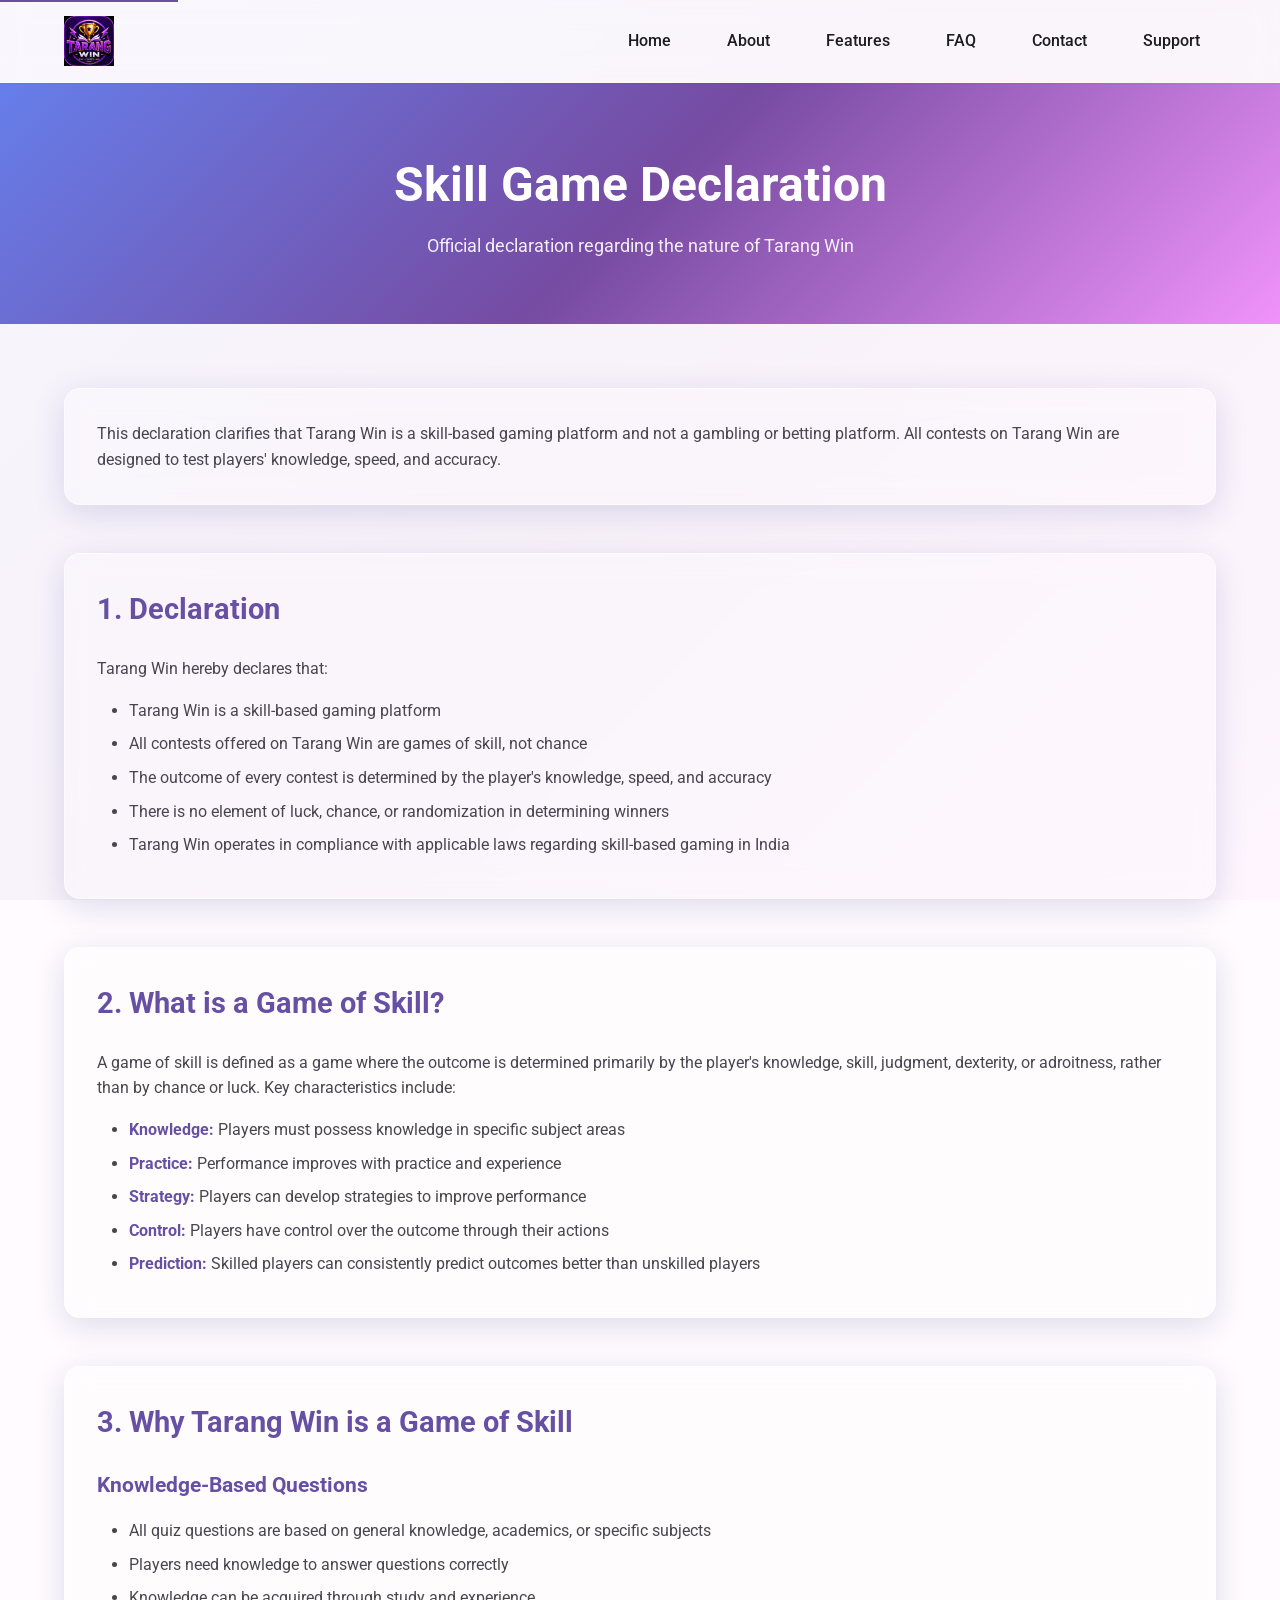
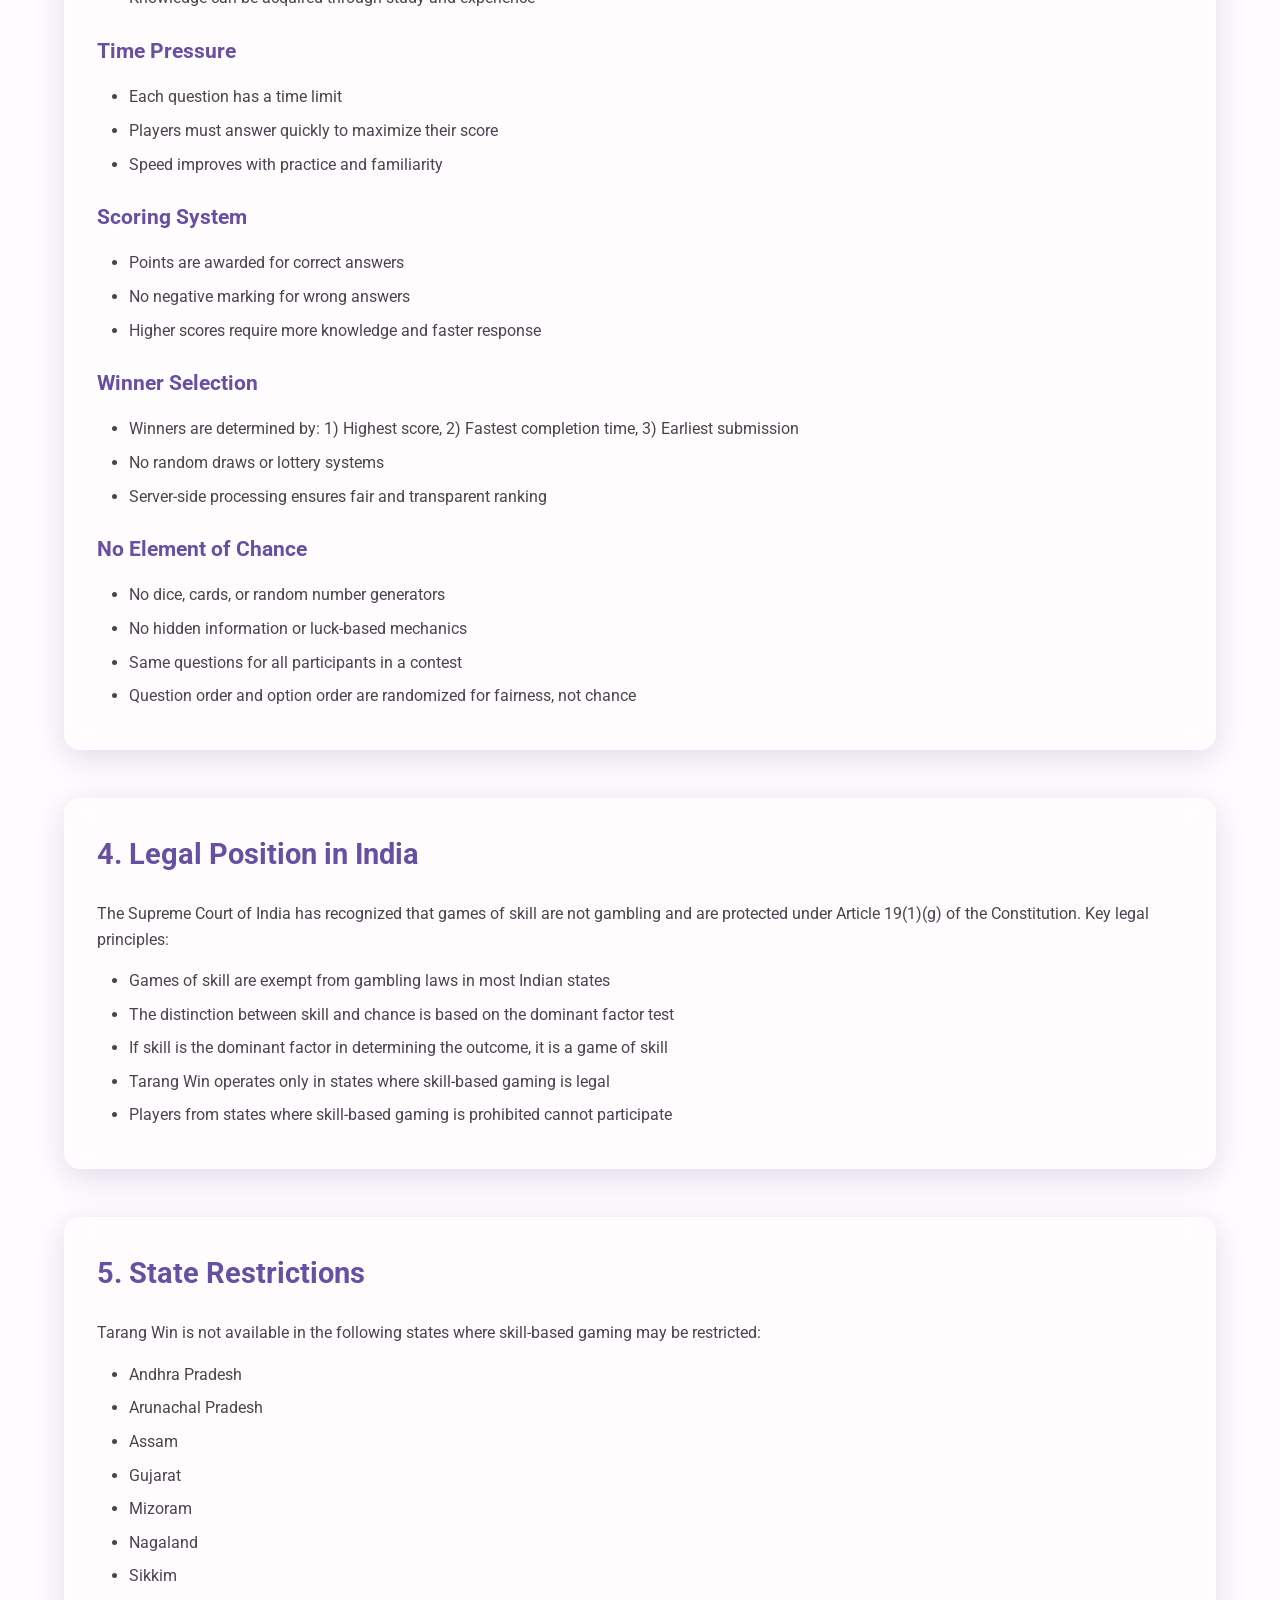
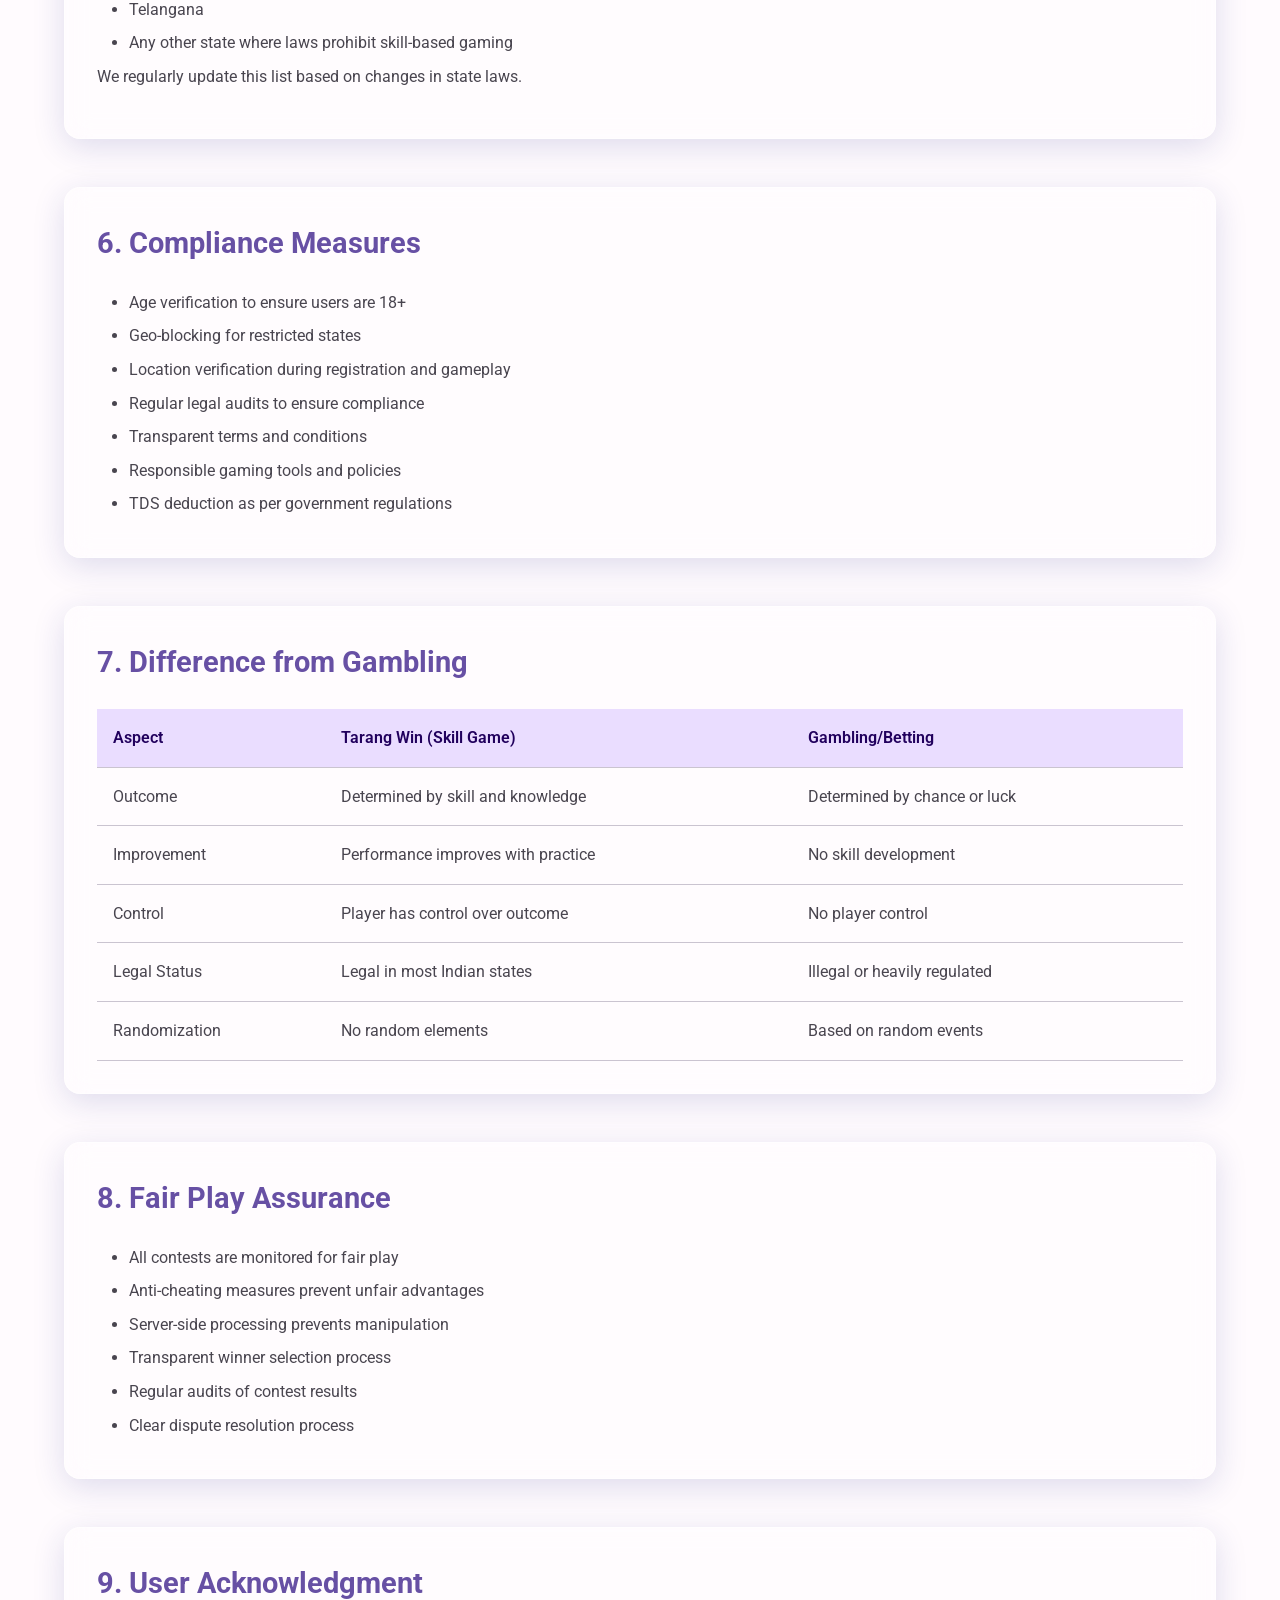
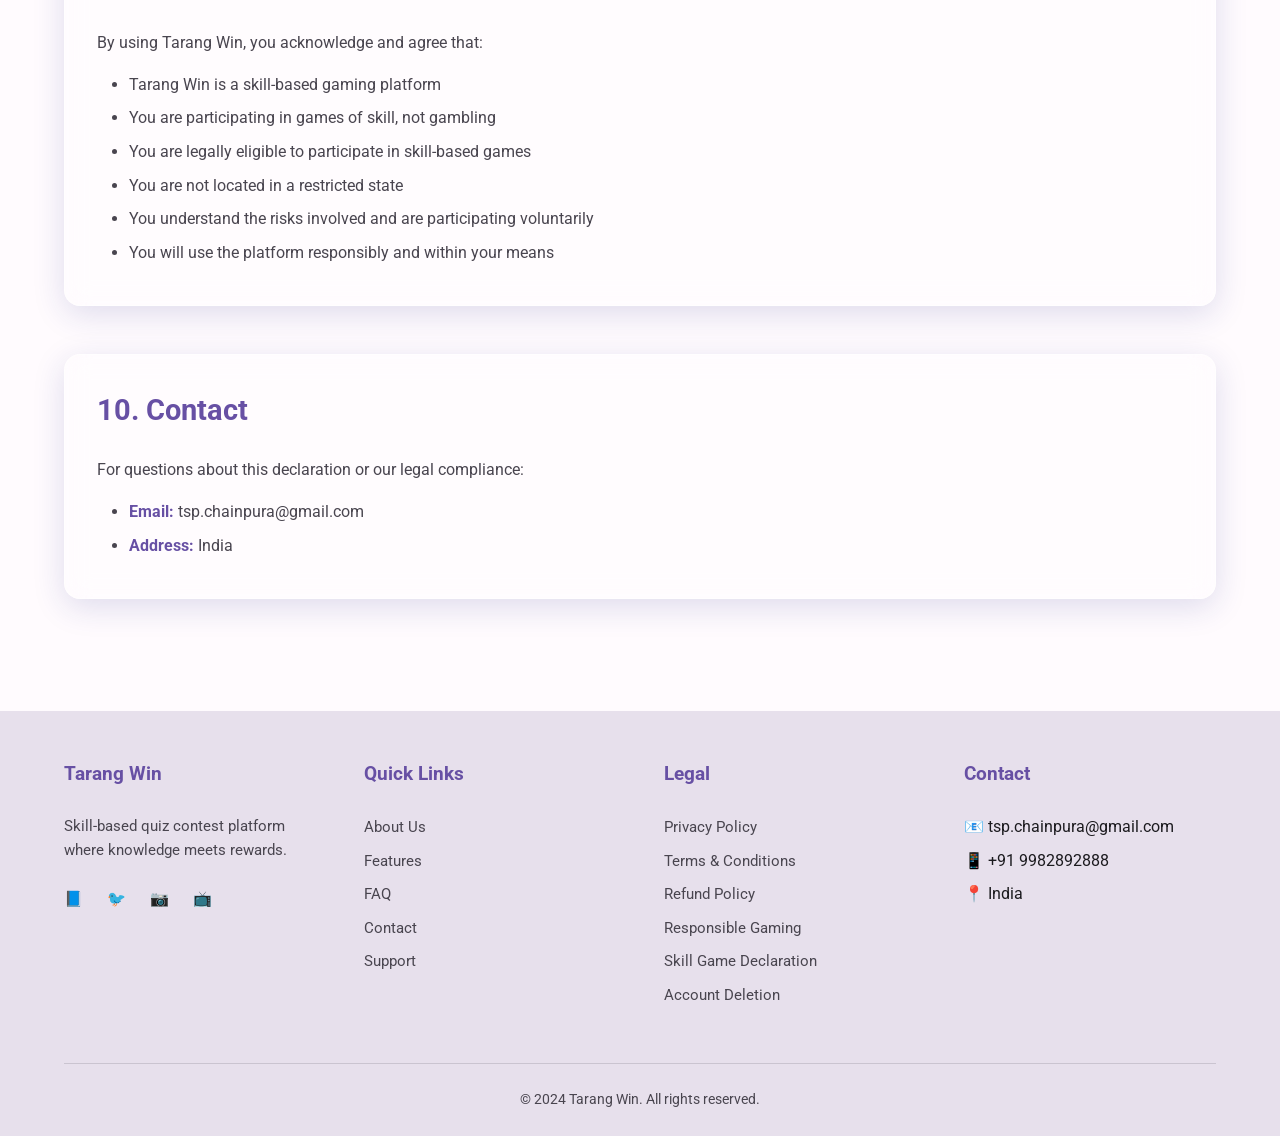
<file: skill-game-declaration.html>
<!DOCTYPE html>
<html lang="en">
<head>
    <meta charset="UTF-8">
    <meta name="viewport" content="width=device-width, initial-scale=1.0">
    <meta name="description" content="Skill Game Declaration for Tarang Win - Official declaration that Tarang Win is a skill-based gaming platform.">
    <meta name="keywords" content="skill game declaration, skill-based gaming, legal compliance, tarang win">
    <meta name="author" content="Tarang Win">
    <meta name="robots" content="index, follow">
    <meta property="og:title" content="Skill Game Declaration - Tarang Win">
    <meta property="og:description" content="Official declaration that Tarang Win is a skill-based gaming platform.">
    <meta property="og:type" content="website">
    <meta property="og:url" content="https://tarangwin.com/skill-game-declaration.html">
    <link rel="canonical" href="https://tarangwin.com/skill-game-declaration.html">
    <title>Skill Game Declaration - Tarang Win</title>
    <link rel="stylesheet" href="style.css">
    <link rel="stylesheet" href="responsive.css">
    <link rel="manifest" href="manifest.json">
    <link rel="icon" type="image/x-icon" href="favicon.ico">
    <link rel="icon" type="image/svg+xml" href="favicon.svg">
    <link rel="apple-touch-icon" sizes="180x180" href="apple-touch-icon.png">
    <link rel="icon" type="image/png" sizes="32x32" href="favicon-32x32.png">
    <link rel="icon" type="image/png" sizes="16x16" href="favicon-16x16.png">
    <link rel="preconnect" href="https://fonts.googleapis.com">
    <link rel="preconnect" href="https://fonts.gstatic.com" crossorigin>
    <link href="https://fonts.googleapis.com/css2?family=Roboto:wght@300;400;500;700&display=swap" rel="stylesheet">
</head>
<body>
    <!-- Navigation -->
    <nav class="navbar">
        <div class="container">
            <div class="nav-brand">
                <a href="index.html" class="logo">
                    <img src="logo.png" alt="Tarang Win Logo" class="logo-image">
                </a>
            </div>
            <button class="nav-toggle" aria-label="Toggle navigation">
                <span></span>
                <span></span>
                <span></span>
            </button>
            <ul class="nav-menu">
                <li><a href="index.html">Home</a></li>
                <li><a href="about.html">About</a></li>
                <li><a href="features.html">Features</a></li>
                <li><a href="faq.html">FAQ</a></li>
                <li><a href="contact.html">Contact</a></li>
                <li><a href="support.html">Support</a></li>
            </ul>
        </div>
    </nav>

    <!-- Page Header -->
    <section class="page-header">
        <div class="container">
            <h1>Skill Game Declaration</h1>
            <p>Official declaration regarding the nature of Tarang Win</p>
        </div>
    </section>

    <!-- Skill Game Declaration Content -->
    <section class="legal-content">
        <div class="container">
            <div class="legal-intro glass-card">
                <p>This declaration clarifies that Tarang Win is a skill-based gaming platform and not a gambling or betting platform. All contests on Tarang Win are designed to test players' knowledge, speed, and accuracy.</p>
            </div>

            <div class="legal-section glass-card">
                <h2>1. Declaration</h2>
                <p>Tarang Win hereby declares that:</p>
                <ul>
                    <li>Tarang Win is a skill-based gaming platform</li>
                    <li>All contests offered on Tarang Win are games of skill, not chance</li>
                    <li>The outcome of every contest is determined by the player's knowledge, speed, and accuracy</li>
                    <li>There is no element of luck, chance, or randomization in determining winners</li>
                    <li>Tarang Win operates in compliance with applicable laws regarding skill-based gaming in India</li>
                </ul>
            </div>

            <div class="legal-section glass-card">
                <h2>2. What is a Game of Skill?</h2>
                <p>A game of skill is defined as a game where the outcome is determined primarily by the player's knowledge, skill, judgment, dexterity, or adroitness, rather than by chance or luck. Key characteristics include:</p>
                <ul>
                    <li><strong>Knowledge:</strong> Players must possess knowledge in specific subject areas</li>
                    <li><strong>Practice:</strong> Performance improves with practice and experience</li>
                    <li><strong>Strategy:</strong> Players can develop strategies to improve performance</li>
                    <li><strong>Control:</strong> Players have control over the outcome through their actions</li>
                    <li><strong>Prediction:</strong> Skilled players can consistently predict outcomes better than unskilled players</li>
                </ul>
            </div>

            <div class="legal-section glass-card">
                <h2>3. Why Tarang Win is a Game of Skill</h2>
                <h3>Knowledge-Based Questions</h3>
                <ul>
                    <li>All quiz questions are based on general knowledge, academics, or specific subjects</li>
                    <li>Players need knowledge to answer questions correctly</li>
                    <li>Knowledge can be acquired through study and experience</li>
                </ul>
                
                <h3>Time Pressure</h3>
                <ul>
                    <li>Each question has a time limit</li>
                    <li>Players must answer quickly to maximize their score</li>
                    <li>Speed improves with practice and familiarity</li>
                </ul>
                
                <h3>Scoring System</h3>
                <ul>
                    <li>Points are awarded for correct answers</li>
                    <li>No negative marking for wrong answers</li>
                    <li>Higher scores require more knowledge and faster response</li>
                </ul>
                
                <h3>Winner Selection</h3>
                <ul>
                    <li>Winners are determined by: 1) Highest score, 2) Fastest completion time, 3) Earliest submission</li>
                    <li>No random draws or lottery systems</li>
                    <li>Server-side processing ensures fair and transparent ranking</li>
                </ul>
                
                <h3>No Element of Chance</h3>
                <ul>
                    <li>No dice, cards, or random number generators</li>
                    <li>No hidden information or luck-based mechanics</li>
                    <li>Same questions for all participants in a contest</li>
                    <li>Question order and option order are randomized for fairness, not chance</li>
                </ul>
            </div>

            <div class="legal-section glass-card">
                <h2>4. Legal Position in India</h2>
                <p>The Supreme Court of India has recognized that games of skill are not gambling and are protected under Article 19(1)(g) of the Constitution. Key legal principles:</p>
                <ul>
                    <li>Games of skill are exempt from gambling laws in most Indian states</li>
                    <li>The distinction between skill and chance is based on the dominant factor test</li>
                    <li>If skill is the dominant factor in determining the outcome, it is a game of skill</li>
                    <li>Tarang Win operates only in states where skill-based gaming is legal</li>
                    <li>Players from states where skill-based gaming is prohibited cannot participate</li>
                </ul>
            </div>

            <div class="legal-section glass-card">
                <h2>5. State Restrictions</h2>
                <p>Tarang Win is not available in the following states where skill-based gaming may be restricted:</p>
                <ul>
                    <li>Andhra Pradesh</li>
                    <li>Arunachal Pradesh</li>
                    <li>Assam</li>
                    <li>Gujarat</li>
                    <li>Mizoram</li>
                    <li>Nagaland</li>
                    <li>Sikkim</li>
                    <li>Telangana</li>
                    <li>Any other state where laws prohibit skill-based gaming</li>
                </ul>
                <p>We regularly update this list based on changes in state laws.</p>
            </div>

            <div class="legal-section glass-card">
                <h2>6. Compliance Measures</h2>
                <ul>
                    <li>Age verification to ensure users are 18+</li>
                    <li>Geo-blocking for restricted states</li>
                    <li>Location verification during registration and gameplay</li>
                    <li>Regular legal audits to ensure compliance</li>
                    <li>Transparent terms and conditions</li>
                    <li>Responsible gaming tools and policies</li>
                    <li>TDS deduction as per government regulations</li>
                </ul>
            </div>

            <div class="legal-section glass-card">
                <h2>7. Difference from Gambling</h2>
                <table class="comparison-table">
                    <thead>
                        <tr>
                            <th>Aspect</th>
                            <th>Tarang Win (Skill Game)</th>
                            <th>Gambling/Betting</th>
                        </tr>
                    </thead>
                    <tbody>
                        <tr>
                            <td>Outcome</td>
                            <td>Determined by skill and knowledge</td>
                            <td>Determined by chance or luck</td>
                        </tr>
                        <tr>
                            <td>Improvement</td>
                            <td>Performance improves with practice</td>
                            <td>No skill development</td>
                        </tr>
                        <td>Control</td>
                            <td>Player has control over outcome</td>
                            <td>No player control</td>
                        </tr>
                        <tr>
                            <td>Legal Status</td>
                            <td>Legal in most Indian states</td>
                            <td>Illegal or heavily regulated</td>
                        </tr>
                        <tr>
                            <td>Randomization</td>
                            <td>No random elements</td>
                            <td>Based on random events</td>
                        </tr>
                    </tbody>
                </table>
            </div>

            <div class="legal-section glass-card">
                <h2>8. Fair Play Assurance</h2>
                <ul>
                    <li>All contests are monitored for fair play</li>
                    <li>Anti-cheating measures prevent unfair advantages</li>
                    <li>Server-side processing prevents manipulation</li>
                    <li>Transparent winner selection process</td>
                    <li>Regular audits of contest results</li>
                    <li>Clear dispute resolution process</li>
                </ul>
            </div>

            <div class="legal-section glass-card">
                <h2>9. User Acknowledgment</h2>
                <p>By using Tarang Win, you acknowledge and agree that:</p>
                <ul>
                    <li>Tarang Win is a skill-based gaming platform</li>
                    <li>You are participating in games of skill, not gambling</li>
                    <li>You are legally eligible to participate in skill-based games</li>
                    <li>You are not located in a restricted state</li>
                    <li>You understand the risks involved and are participating voluntarily</li>
                    <li>You will use the platform responsibly and within your means</li>
                </ul>
            </div>

            <div class="legal-section glass-card">
                <h2>10. Contact</h2>
                <p>For questions about this declaration or our legal compliance:</p>
                <ul>
                    <li><strong>Email:</strong> tsp.chainpura@gmail.com</li>
                    <li><strong>Address:</strong> India</li>
                </ul>
            </div>
        </div>
    </section>

    <!-- Footer -->
    <footer class="footer">
        <div class="container">
            <div class="footer-content">
                <div class="footer-section">
                    <h3>Tarang Win</h3>
                    <p>Skill-based quiz contest platform where knowledge meets rewards.</p>
                    <div class="social-links">
                        <a href="#" aria-label="Facebook">📘</a>
                        <a href="#" aria-label="Twitter">🐦</a>
                        <a href="#" aria-label="Instagram">📷</a>
                        <a href="#" aria-label="YouTube">📺</a>
                    </div>
                </div>
                <div class="footer-section">
                    <h3>Quick Links</h3>
                    <ul>
                        <li><a href="about.html">About Us</a></li>
                        <li><a href="features.html">Features</a></li>
                        <li><a href="faq.html">FAQ</a></li>
                        <li><a href="contact.html">Contact</a></li>
                        <li><a href="support.html">Support</a></li>
                    </ul>
                </div>
                <div class="footer-section">
                    <h3>Legal</h3>
                    <ul>
                        <li><a href="privacy-policy.html">Privacy Policy</a></li>
                        <li><a href="terms-conditions.html">Terms & Conditions</a></li>
                        <li><a href="refund-policy.html">Refund Policy</a></li>
                        <li><a href="responsible-gaming.html">Responsible Gaming</a></li>
                        <li><a href="skill-game-declaration.html">Skill Game Declaration</a></li>
                        <li><a href="account-deletion.html">Account Deletion</a></li>
                    </ul>
                </div>
                <div class="footer-section">
                    <h3>Contact</h3>
                    <ul>
                        <li>📧 tsp.chainpura@gmail.com</li>
                        <li>📱 +91 9982892888</li>
                        <li>📍 India</li>
                    </ul>
                </div>
            </div>
            <div class="footer-bottom">
                <p>&copy; 2024 Tarang Win. All rights reserved.</p>
            </div>
        </div>
    </footer>

    <script src="app.js"></script>
</body>
</html>
</file>
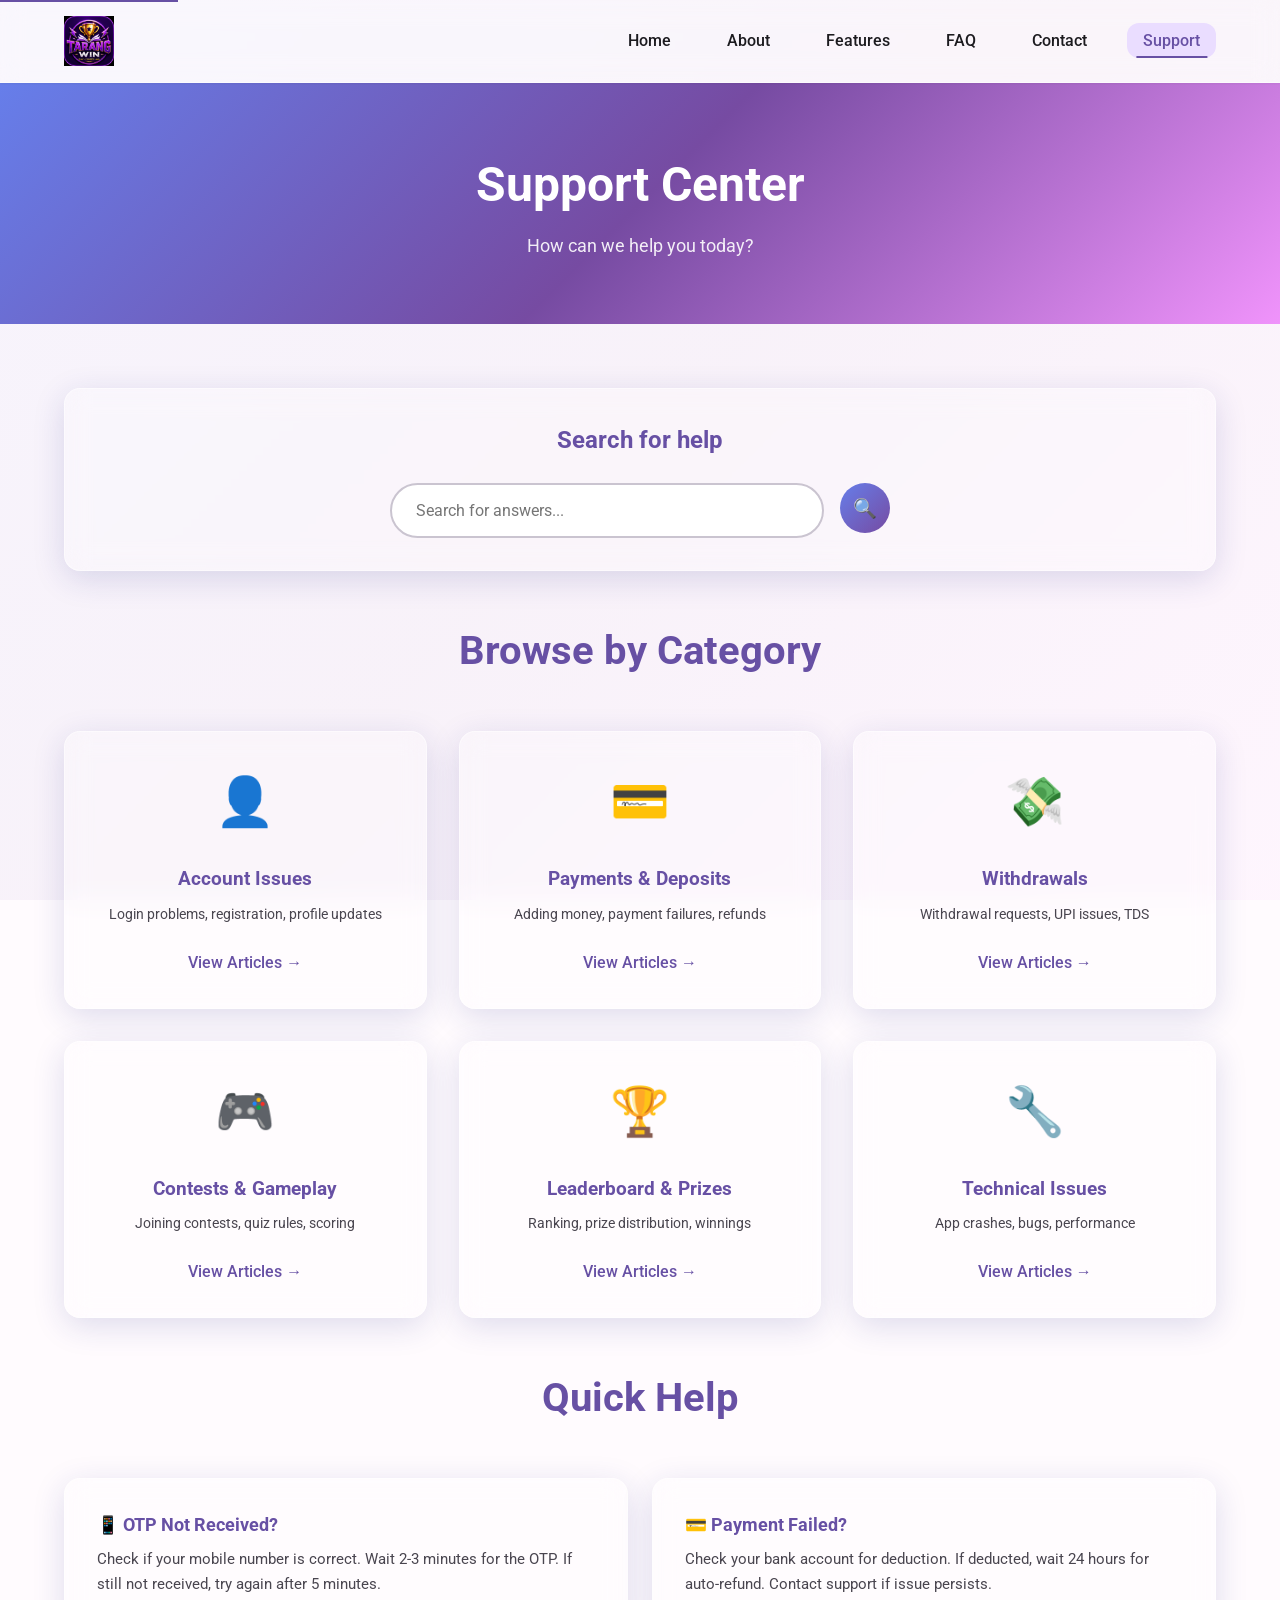
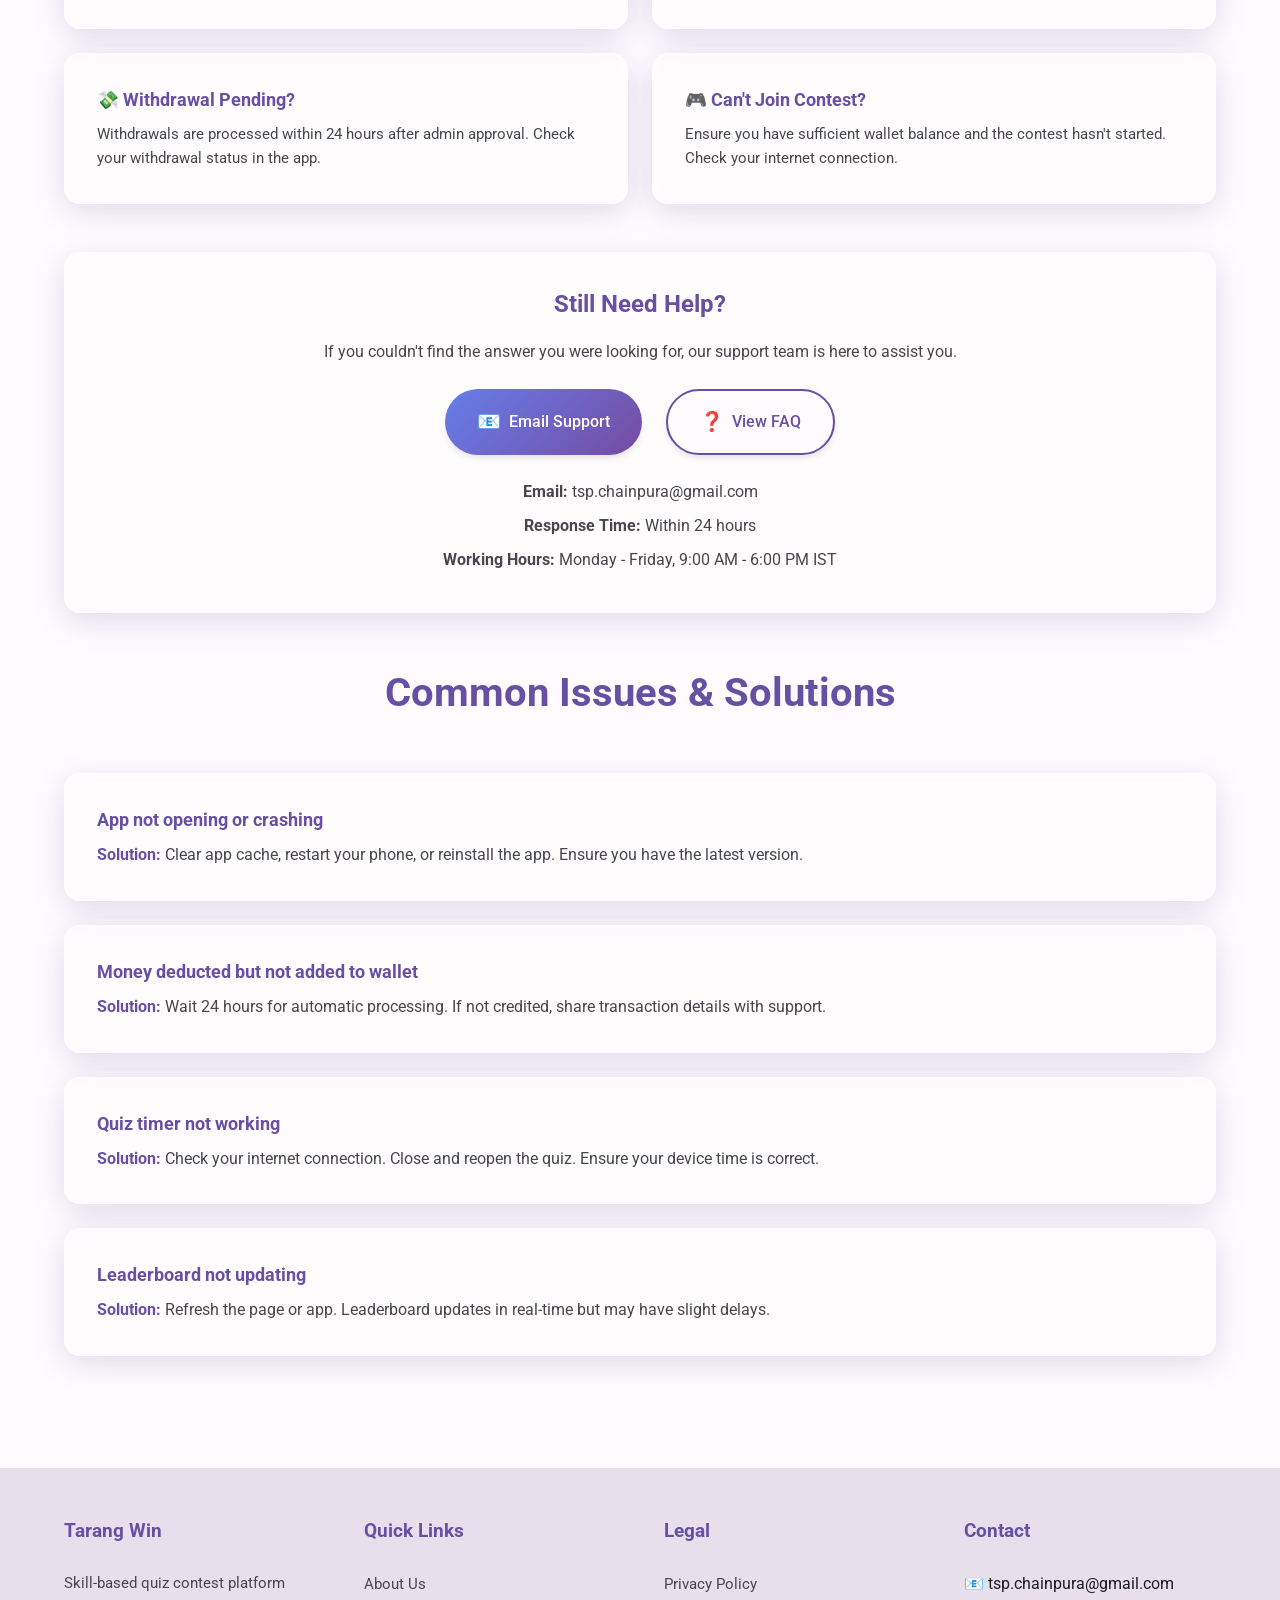
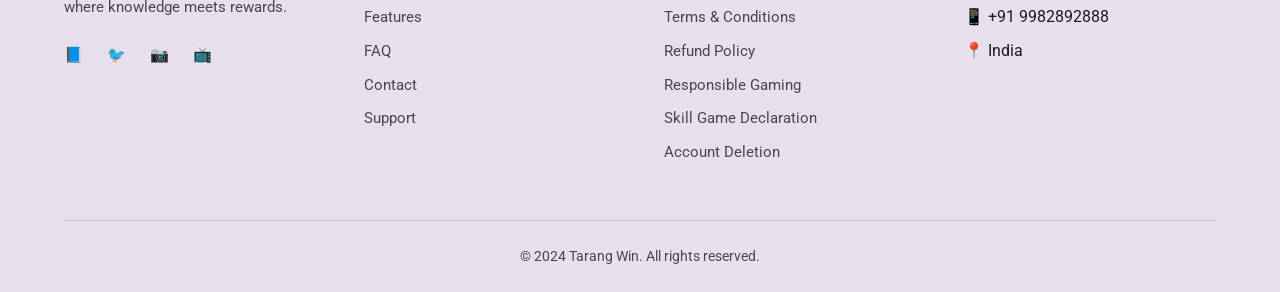
<file: support.html>
<!DOCTYPE html>
<html lang="en">
<head>
    <meta charset="UTF-8">
    <meta name="viewport" content="width=device-width, initial-scale=1.0">
    <meta name="description" content="Tarang Win Support Center - Get help with account issues, payments, withdrawals, and technical support.">
    <meta name="keywords" content="tarang win support, help center, customer support, technical assistance">
    <meta name="author" content="Tarang Win">
    <meta name="robots" content="index, follow">
    <meta property="og:title" content="Support - Tarang Win">
    <meta property="og:description" content="Get help and support from the Tarang Win team.">
    <meta property="og:type" content="website">
    <meta property="og:url" content="https://tarangwin.com/support.html">
    <link rel="canonical" href="https://tarangwin.com/support.html">
    <title>Support - Tarang Win</title>
    <link rel="stylesheet" href="style.css">
    <link rel="stylesheet" href="responsive.css">
    <link rel="manifest" href="manifest.json">
    <link rel="icon" type="image/x-icon" href="favicon.ico">
    <link rel="icon" type="image/svg+xml" href="favicon.svg">
    <link rel="apple-touch-icon" sizes="180x180" href="apple-touch-icon.png">
    <link rel="icon" type="image/png" sizes="32x32" href="favicon-32x32.png">
    <link rel="icon" type="image/png" sizes="16x16" href="favicon-16x16.png">
    <link rel="preconnect" href="https://fonts.googleapis.com">
    <link rel="preconnect" href="https://fonts.gstatic.com" crossorigin>
    <link href="https://fonts.googleapis.com/css2?family=Roboto:wght@300;400;500;700&display=swap" rel="stylesheet">
</head>
<body>
    <!-- Navigation -->
    <nav class="navbar">
        <div class="container">
            <div class="nav-brand">
                <a href="index.html" class="logo">
                    <img src="logo.png" alt="Tarang Win Logo" class="logo-image">
                </a>
            </div>
            <button class="nav-toggle" aria-label="Toggle navigation">
                <span></span>
                <span></span>
                <span></span>
            </button>
            <ul class="nav-menu">
                <li><a href="index.html">Home</a></li>
                <li><a href="about.html">About</a></li>
                <li><a href="features.html">Features</a></li>
                <li><a href="faq.html">FAQ</a></li>
                <li><a href="contact.html">Contact</a></li>
                <li><a href="support.html" class="active">Support</a></li>
            </ul>
        </div>
    </nav>

    <!-- Page Header -->
    <section class="page-header">
        <div class="container">
            <h1>Support Center</h1>
            <p>How can we help you today?</p>
        </div>
    </section>

    <!-- Support Content -->
    <section class="support-content">
        <div class="container">
            <!-- Search Box -->
            <div class="support-search glass-card">
                <h2>Search for help</h2>
                <div class="search-box">
                    <input type="text" placeholder="Search for answers..." id="supportSearch">
                    <button class="search-btn">🔍</button>
                </div>
            </div>

            <!-- Support Categories -->
            <div class="support-categories">
                <h2 class="section-title">Browse by Category</h2>
                <div class="category-grid">
                    <div class="category-card glass-card">
                        <div class="category-icon">👤</div>
                        <h3>Account Issues</h3>
                        <p>Login problems, registration, profile updates</p>
                        <a href="#" class="category-link">View Articles →</a>
                    </div>
                    <div class="category-card glass-card">
                        <div class="category-icon">💳</div>
                        <h3>Payments & Deposits</h3>
                        <p>Adding money, payment failures, refunds</p>
                        <a href="#" class="category-link">View Articles →</a>
                    </div>
                    <div class="category-card glass-card">
                        <div class="category-icon">💸</div>
                        <h3>Withdrawals</h3>
                        <p>Withdrawal requests, UPI issues, TDS</p>
                        <a href="#" class="category-link">View Articles →</a>
                    </div>
                    <div class="category-card glass-card">
                        <div class="category-icon">🎮</div>
                        <h3>Contests & Gameplay</h3>
                        <p>Joining contests, quiz rules, scoring</p>
                        <a href="#" class="category-link">View Articles →</a>
                    </div>
                    <div class="category-card glass-card">
                        <div class="category-icon">🏆</div>
                        <h3>Leaderboard & Prizes</h3>
                        <p>Ranking, prize distribution, winnings</p>
                        <a href="#" class="category-link">View Articles →</a>
                    </div>
                    <div class="category-card glass-card">
                        <div class="category-icon">🔧</div>
                        <h3>Technical Issues</h3>
                        <p>App crashes, bugs, performance</p>
                        <a href="#" class="category-link">View Articles →</a>
                    </div>
                </div>
            </div>

            <!-- Quick Help -->
            <div class="quick-help">
                <h2 class="section-title">Quick Help</h2>
                <div class="help-grid">
                    <div class="help-item glass-card">
                        <h3>📱 OTP Not Received?</h3>
                        <p>Check if your mobile number is correct. Wait 2-3 minutes for the OTP. If still not received, try again after 5 minutes.</p>
                    </div>
                    <div class="help-item glass-card">
                        <h3>💳 Payment Failed?</h3>
                        <p>Check your bank account for deduction. If deducted, wait 24 hours for auto-refund. Contact support if issue persists.</p>
                    </div>
                    <div class="help-item glass-card">
                        <h3>💸 Withdrawal Pending?</h3>
                        <p>Withdrawals are processed within 24 hours after admin approval. Check your withdrawal status in the app.</p>
                    </div>
                    <div class="help-item glass-card">
                        <h3>🎮 Can't Join Contest?</h3>
                        <p>Ensure you have sufficient wallet balance and the contest hasn't started. Check your internet connection.</p>
                    </div>
                </div>
            </div>

            <!-- Contact Support -->
            <div class="contact-support glass-card">
                <h2>Still Need Help?</h2>
                <p>If you couldn't find the answer you were looking for, our support team is here to assist you.</p>
                <div class="support-options">
                    <a href="contact.html" class="btn btn-primary">
                        <span class="btn-icon">📧</span>
                        Email Support
                    </a>
                    <a href="faq.html" class="btn btn-secondary">
                        <span class="btn-icon">❓</span>
                        View FAQ
                    </a>
                </div>
                <div class="support-info">
                    <p><strong>Email:</strong> tsp.chainpura@gmail.com</p>
                    <p><strong>Response Time:</strong> Within 24 hours</p>
                    <p><strong>Working Hours:</strong> Monday - Friday, 9:00 AM - 6:00 PM IST</p>
                </div>
            </div>

            <!-- Common Issues -->
            <div class="common-issues">
                <h2 class="section-title">Common Issues & Solutions</h2>
                <div class="issue-list">
                    <div class="issue-item glass-card">
                        <h3>App not opening or crashing</h3>
                        <p><strong>Solution:</strong> Clear app cache, restart your phone, or reinstall the app. Ensure you have the latest version.</p>
                    </div>
                    <div class="issue-item glass-card">
                        <h3>Money deducted but not added to wallet</h3>
                        <p><strong>Solution:</strong> Wait 24 hours for automatic processing. If not credited, share transaction details with support.</p>
                    </div>
                    <div class="issue-item glass-card">
                        <h3>Quiz timer not working</h3>
                        <p><strong>Solution:</strong> Check your internet connection. Close and reopen the quiz. Ensure your device time is correct.</p>
                    </div>
                    <div class="issue-item glass-card">
                        <h3>Leaderboard not updating</h3>
                        <p><strong>Solution:</strong> Refresh the page or app. Leaderboard updates in real-time but may have slight delays.</p>
                    </div>
                </div>
            </div>
        </div>
    </section>

    <!-- Footer -->
    <footer class="footer">
        <div class="container">
            <div class="footer-content">
                <div class="footer-section">
                    <h3>Tarang Win</h3>
                    <p>Skill-based quiz contest platform where knowledge meets rewards.</p>
                    <div class="social-links">
                        <a href="#" aria-label="Facebook">📘</a>
                        <a href="#" aria-label="Twitter">🐦</a>
                        <a href="#" aria-label="Instagram">📷</a>
                        <a href="#" aria-label="YouTube">📺</a>
                    </div>
                </div>
                <div class="footer-section">
                    <h3>Quick Links</h3>
                    <ul>
                        <li><a href="about.html">About Us</a></li>
                        <li><a href="features.html">Features</a></li>
                        <li><a href="faq.html">FAQ</a></li>
                        <li><a href="contact.html">Contact</a></li>
                        <li><a href="support.html">Support</a></li>
                    </ul>
                </div>
                <div class="footer-section">
                    <h3>Legal</h3>
                    <ul>
                        <li><a href="privacy-policy.html">Privacy Policy</a></li>
                        <li><a href="terms-conditions.html">Terms & Conditions</a></li>
                        <li><a href="refund-policy.html">Refund Policy</a></li>
                        <li><a href="responsible-gaming.html">Responsible Gaming</a></li>
                        <li><a href="skill-game-declaration.html">Skill Game Declaration</a></li>
                        <li><a href="account-deletion.html">Account Deletion</a></li>
                    </ul>
                </div>
                <div class="footer-section">
                    <h3>Contact</h3>
                    <ul>
                        <li>📧 tsp.chainpura@gmail.com</li>
                        <li>📱 +91 9982892888</li>
                        <li>📍 India</li>
                    </ul>
                </div>
            </div>
            <div class="footer-bottom">
                <p>&copy; 2024 Tarang Win. All rights reserved.</p>
            </div>
        </div>
    </footer>

    <script src="app.js"></script>
</body>
</html>
</file>
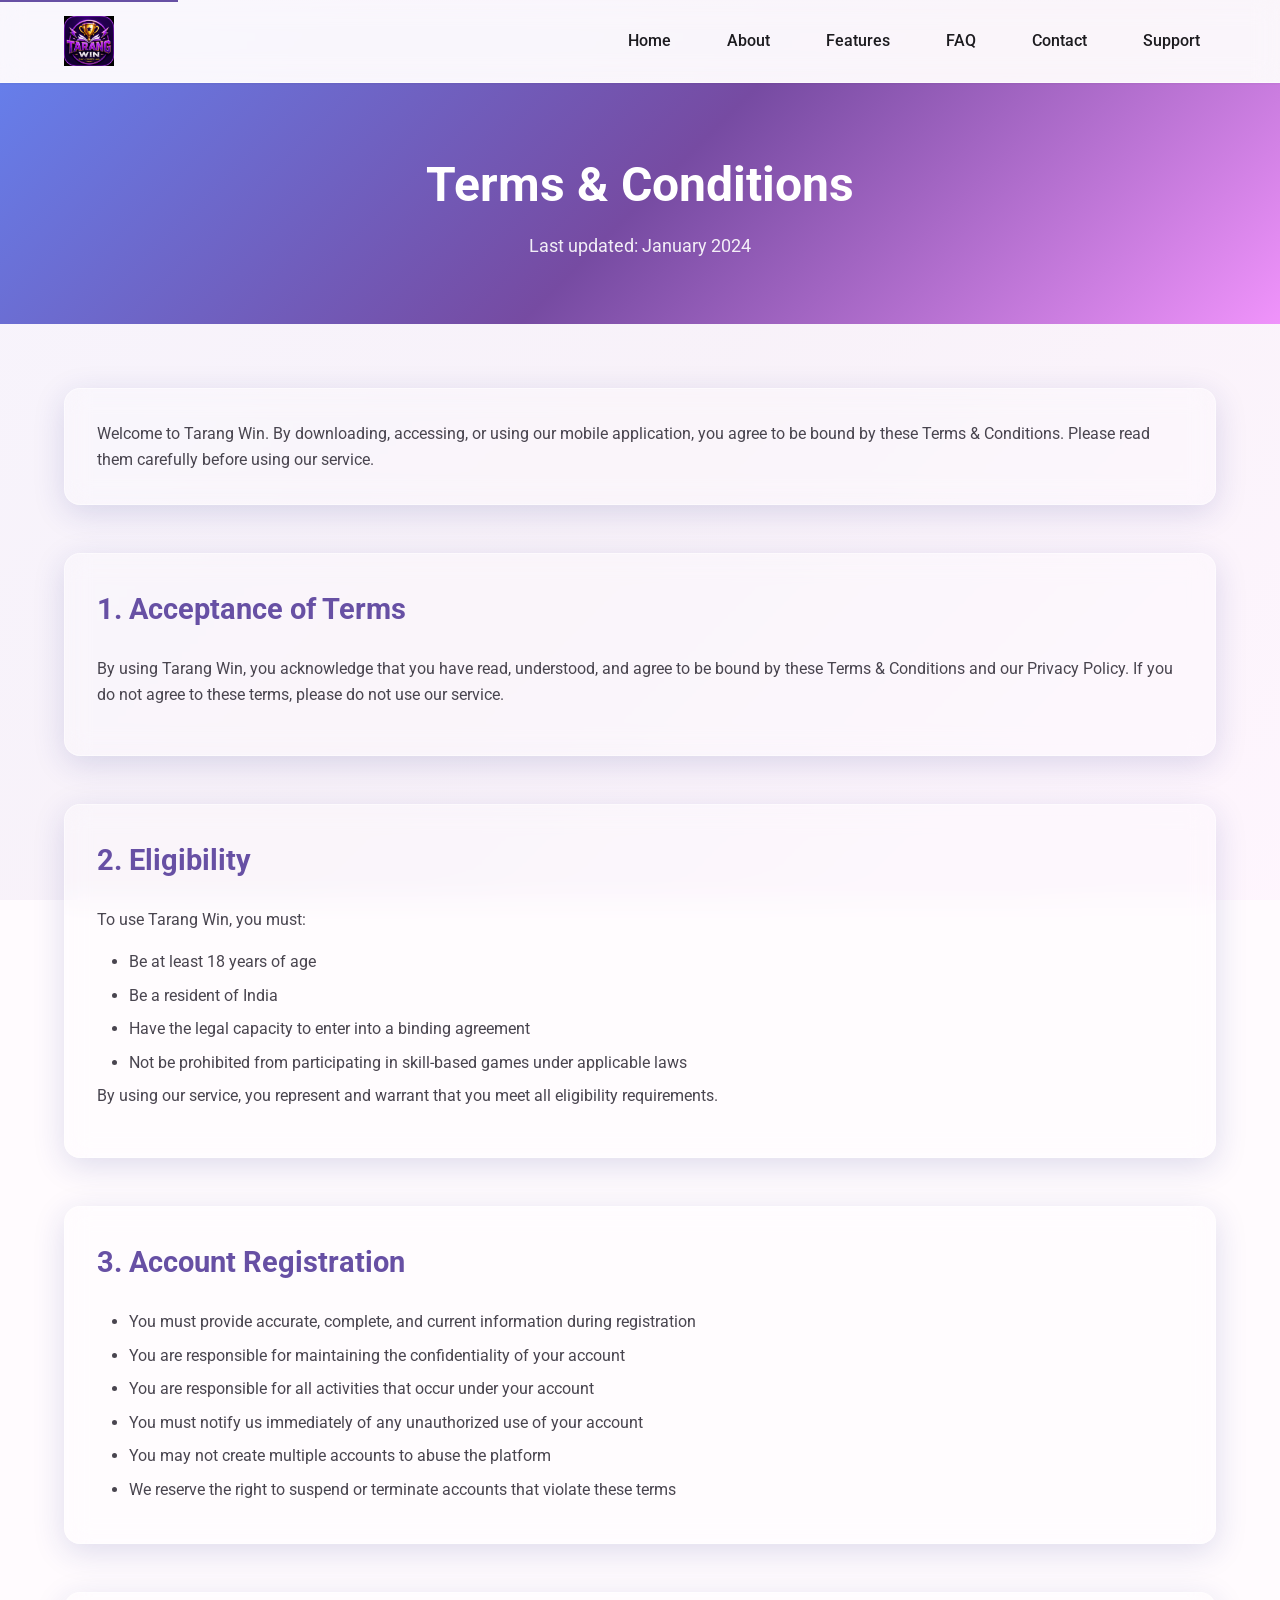
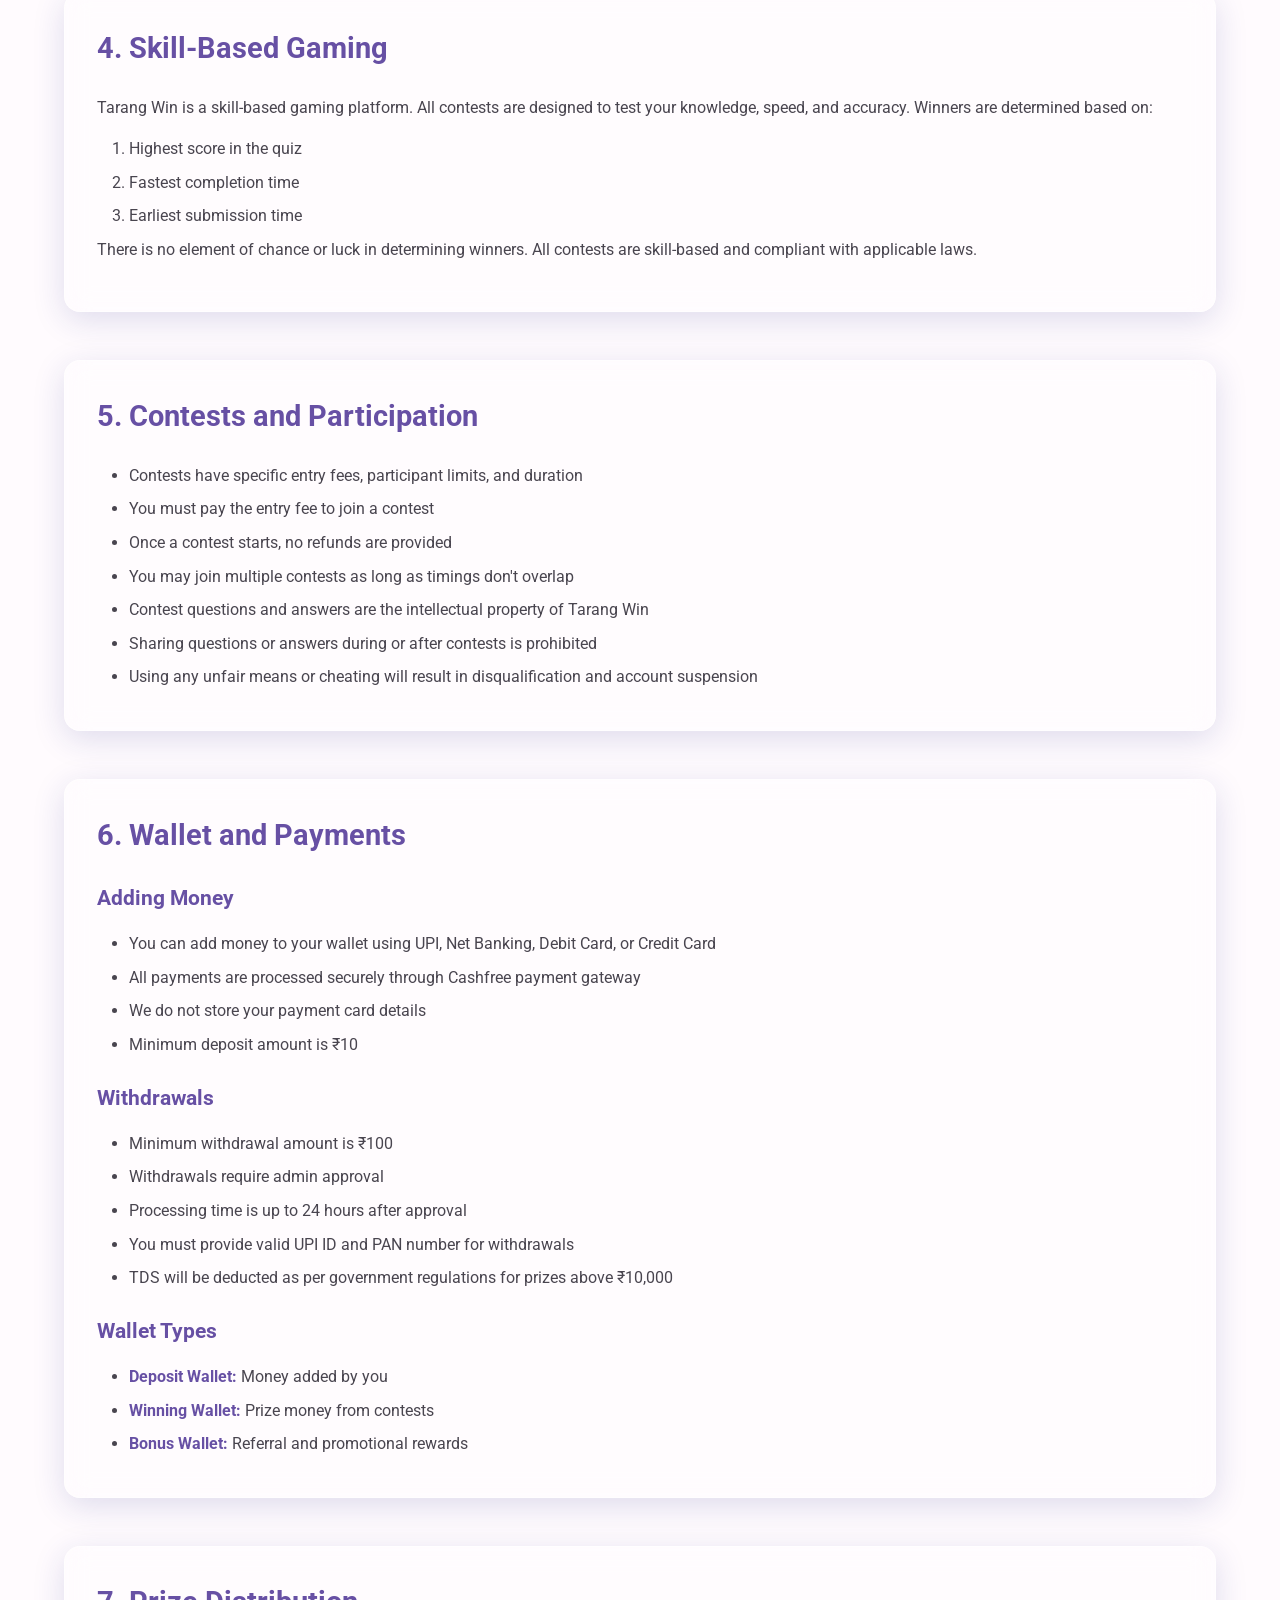
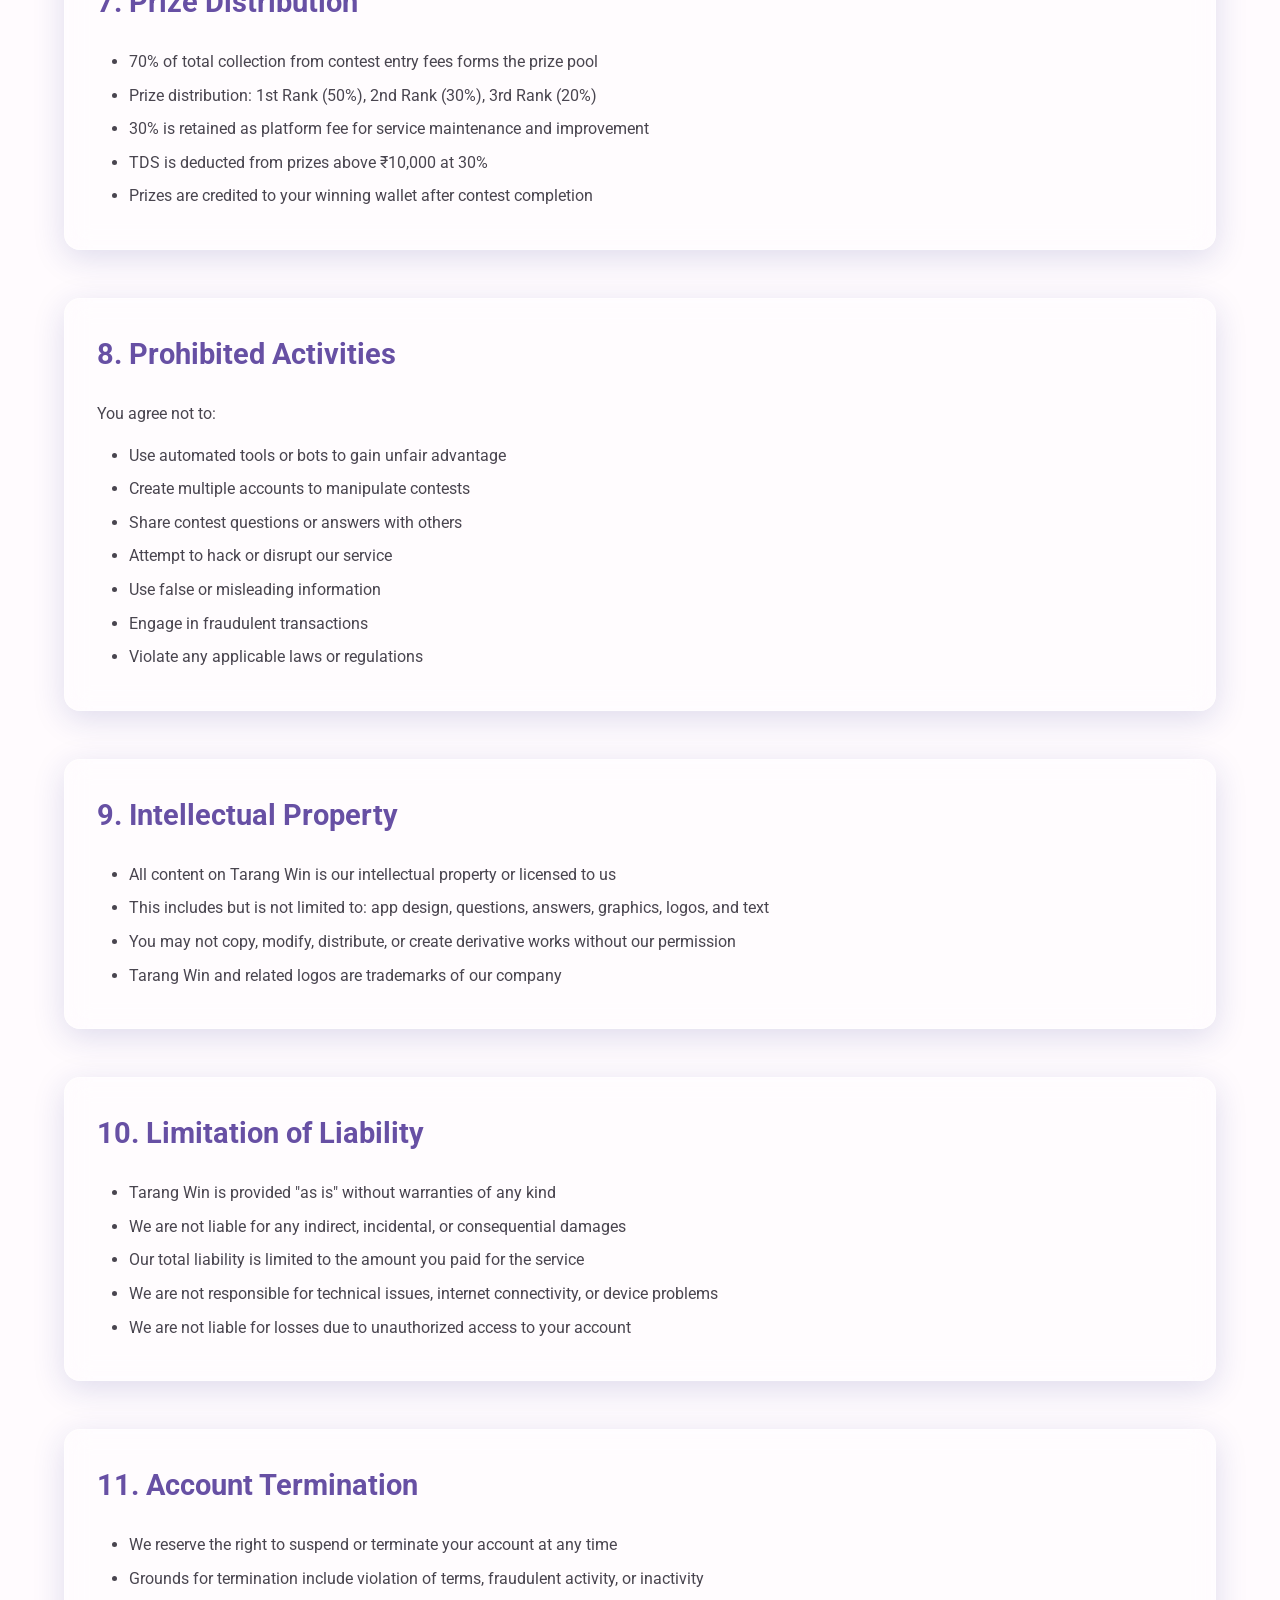
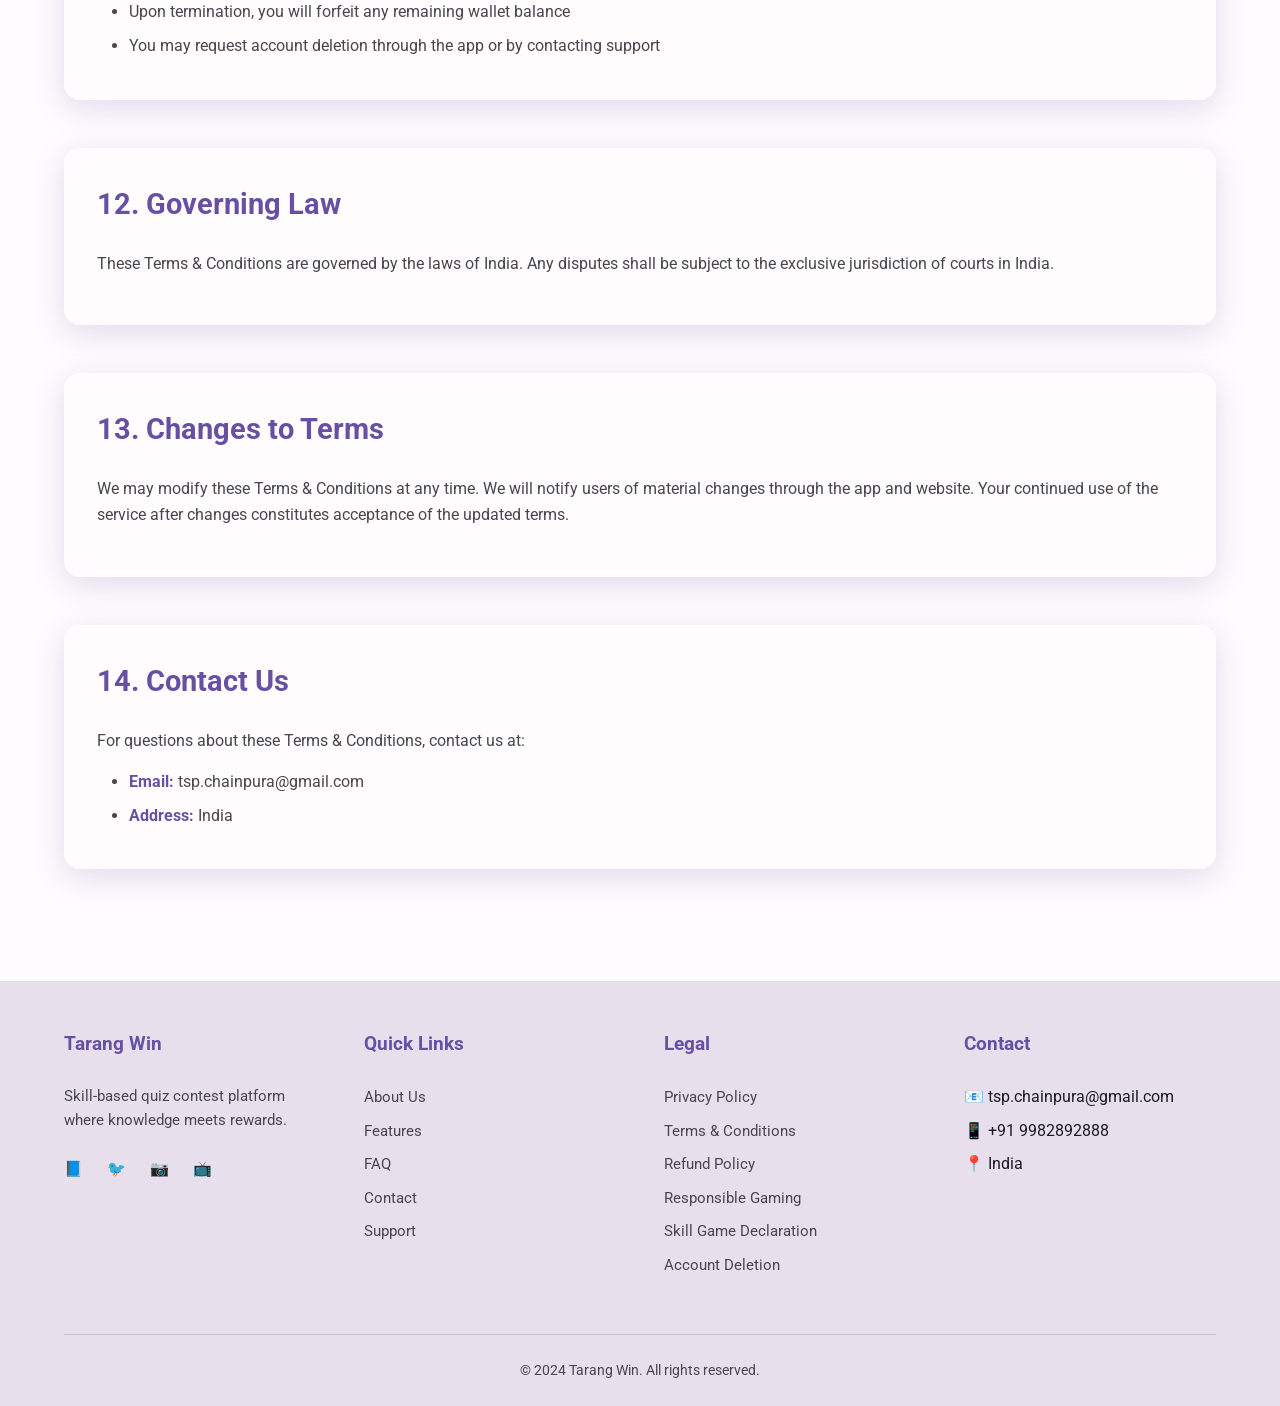
<file: terms-conditions.html>
<!DOCTYPE html>
<html lang="en">
<head>
    <meta charset="UTF-8">
    <meta name="viewport" content="width=device-width, initial-scale=1.0">
    <meta name="description" content="Terms and Conditions for Tarang Win - Read our terms of service before using our platform.">
    <meta name="keywords" content="terms and conditions, terms of service, user agreement, tarang win">
    <meta name="author" content="Tarang Win">
    <meta name="robots" content="index, follow">
    <meta property="og:title" content="Terms & Conditions - Tarang Win">
    <meta property="og:description" content="Read our terms and conditions to understand your rights and responsibilities.">
    <meta property="og:type" content="website">
    <meta property="og:url" content="https://tarangwin.com/terms-conditions.html">
    <link rel="canonical" href="https://tarangwin.com/terms-conditions.html">
    <title>Terms & Conditions - Tarang Win</title>
    <link rel="stylesheet" href="style.css">
    <link rel="stylesheet" href="responsive.css">
    <link rel="manifest" href="manifest.json">
    <link rel="icon" type="image/x-icon" href="favicon.ico">
    <link rel="icon" type="image/svg+xml" href="favicon.svg">
    <link rel="apple-touch-icon" sizes="180x180" href="apple-touch-icon.png">
    <link rel="icon" type="image/png" sizes="32x32" href="favicon-32x32.png">
    <link rel="icon" type="image/png" sizes="16x16" href="favicon-16x16.png">
    <link rel="preconnect" href="https://fonts.googleapis.com">
    <link rel="preconnect" href="https://fonts.gstatic.com" crossorigin>
    <link href="https://fonts.googleapis.com/css2?family=Roboto:wght@300;400;500;700&display=swap" rel="stylesheet">
</head>
<body>
    <!-- Navigation -->
    <nav class="navbar">
        <div class="container">
            <div class="nav-brand">
                <a href="index.html" class="logo">
                    <img src="logo.png" alt="Tarang Win Logo" class="logo-image">
                </a>
            </div>
            <button class="nav-toggle" aria-label="Toggle navigation">
                <span></span>
                <span></span>
                <span></span>
            </button>
            <ul class="nav-menu">
                <li><a href="index.html">Home</a></li>
                <li><a href="about.html">About</a></li>
                <li><a href="features.html">Features</a></li>
                <li><a href="faq.html">FAQ</a></li>
                <li><a href="contact.html">Contact</a></li>
                <li><a href="support.html">Support</a></li>
            </ul>
        </div>
    </nav>

    <!-- Page Header -->
    <section class="page-header">
        <div class="container">
            <h1>Terms & Conditions</h1>
            <p>Last updated: January 2024</p>
        </div>
    </section>

    <!-- Terms Content -->
    <section class="legal-content">
        <div class="container">
            <div class="legal-intro glass-card">
                <p>Welcome to Tarang Win. By downloading, accessing, or using our mobile application, you agree to be bound by these Terms & Conditions. Please read them carefully before using our service.</p>
            </div>

            <div class="legal-section glass-card">
                <h2>1. Acceptance of Terms</h2>
                <p>By using Tarang Win, you acknowledge that you have read, understood, and agree to be bound by these Terms & Conditions and our Privacy Policy. If you do not agree to these terms, please do not use our service.</p>
            </div>

            <div class="legal-section glass-card">
                <h2>2. Eligibility</h2>
                <p>To use Tarang Win, you must:</p>
                <ul>
                    <li>Be at least 18 years of age</li>
                    <li>Be a resident of India</li>
                    <li>Have the legal capacity to enter into a binding agreement</li>
                    <li>Not be prohibited from participating in skill-based games under applicable laws</li>
                </ul>
                <p>By using our service, you represent and warrant that you meet all eligibility requirements.</p>
            </div>

            <div class="legal-section glass-card">
                <h2>3. Account Registration</h2>
                <ul>
                    <li>You must provide accurate, complete, and current information during registration</li>
                    <li>You are responsible for maintaining the confidentiality of your account</li>
                    <li>You are responsible for all activities that occur under your account</li>
                    <li>You must notify us immediately of any unauthorized use of your account</li>
                    <li>You may not create multiple accounts to abuse the platform</li>
                    <li>We reserve the right to suspend or terminate accounts that violate these terms</li>
                </ul>
            </div>

            <div class="legal-section glass-card">
                <h2>4. Skill-Based Gaming</h2>
                <p>Tarang Win is a skill-based gaming platform. All contests are designed to test your knowledge, speed, and accuracy. Winners are determined based on:</p>
                <ol>
                    <li>Highest score in the quiz</li>
                    <li>Fastest completion time</li>
                    <li>Earliest submission time</li>
                </ol>
                <p>There is no element of chance or luck in determining winners. All contests are skill-based and compliant with applicable laws.</p>
            </div>

            <div class="legal-section glass-card">
                <h2>5. Contests and Participation</h2>
                <ul>
                    <li>Contests have specific entry fees, participant limits, and duration</li>
                    <li>You must pay the entry fee to join a contest</li>
                    <li>Once a contest starts, no refunds are provided</li>
                    <li>You may join multiple contests as long as timings don't overlap</li>
                    <li>Contest questions and answers are the intellectual property of Tarang Win</li>
                    <li>Sharing questions or answers during or after contests is prohibited</li>
                    <li>Using any unfair means or cheating will result in disqualification and account suspension</li>
                </ul>
            </div>

            <div class="legal-section glass-card">
                <h2>6. Wallet and Payments</h2>
                <h3>Adding Money</h3>
                <ul>
                    <li>You can add money to your wallet using UPI, Net Banking, Debit Card, or Credit Card</li>
                    <li>All payments are processed securely through Cashfree payment gateway</li>
                    <li>We do not store your payment card details</li>
                    <li>Minimum deposit amount is ₹10</li>
                </ul>
                
                <h3>Withdrawals</h3>
                <ul>
                    <li>Minimum withdrawal amount is ₹100</li>
                    <li>Withdrawals require admin approval</li>
                    <li>Processing time is up to 24 hours after approval</li>
                    <li>You must provide valid UPI ID and PAN number for withdrawals</li>
                    <li>TDS will be deducted as per government regulations for prizes above ₹10,000</li>
                </ul>
                
                <h3>Wallet Types</h3>
                <ul>
                    <li><strong>Deposit Wallet:</strong> Money added by you</li>
                    <li><strong>Winning Wallet:</strong> Prize money from contests</li>
                    <li><strong>Bonus Wallet:</strong> Referral and promotional rewards</li>
                </ul>
            </div>

            <div class="legal-section glass-card">
                <h2>7. Prize Distribution</h2>
                <ul>
                    <li>70% of total collection from contest entry fees forms the prize pool</li>
                    <li>Prize distribution: 1st Rank (50%), 2nd Rank (30%), 3rd Rank (20%)</li>
                    <li>30% is retained as platform fee for service maintenance and improvement</li>
                    <li>TDS is deducted from prizes above ₹10,000 at 30%</li>
                    <li>Prizes are credited to your winning wallet after contest completion</li>
                </ul>
            </div>

            <div class="legal-section glass-card">
                <h2>8. Prohibited Activities</h2>
                <p>You agree not to:</p>
                <ul>
                    <li>Use automated tools or bots to gain unfair advantage</li>
                    <li>Create multiple accounts to manipulate contests</li>
                    <li>Share contest questions or answers with others</li>
                    <li>Attempt to hack or disrupt our service</li>
                    <li>Use false or misleading information</li>
                    <li>Engage in fraudulent transactions</li>
                    <li>Violate any applicable laws or regulations</li>
                </ul>
            </div>

            <div class="legal-section glass-card">
                <h2>9. Intellectual Property</h2>
                <ul>
                    <li>All content on Tarang Win is our intellectual property or licensed to us</li>
                    <li>This includes but is not limited to: app design, questions, answers, graphics, logos, and text</li>
                    <li>You may not copy, modify, distribute, or create derivative works without our permission</li>
                    <li>Tarang Win and related logos are trademarks of our company</li>
                </ul>
            </div>

            <div class="legal-section glass-card">
                <h2>10. Limitation of Liability</h2>
                <ul>
                    <li>Tarang Win is provided "as is" without warranties of any kind</li>
                    <li>We are not liable for any indirect, incidental, or consequential damages</li>
                    <li>Our total liability is limited to the amount you paid for the service</li>
                    <li>We are not responsible for technical issues, internet connectivity, or device problems</li>
                    <li>We are not liable for losses due to unauthorized access to your account</li>
                </ul>
            </div>

            <div class="legal-section glass-card">
                <h2>11. Account Termination</h2>
                <ul>
                    <li>We reserve the right to suspend or terminate your account at any time</li>
                    <li>Grounds for termination include violation of terms, fraudulent activity, or inactivity</li>
                    <li>Upon termination, you will forfeit any remaining wallet balance</li>
                    <li>You may request account deletion through the app or by contacting support</li>
                </ul>
            </div>

            <div class="legal-section glass-card">
                <h2>12. Governing Law</h2>
                <p>These Terms & Conditions are governed by the laws of India. Any disputes shall be subject to the exclusive jurisdiction of courts in India.</p>
            </div>

            <div class="legal-section glass-card">
                <h2>13. Changes to Terms</h2>
                <p>We may modify these Terms & Conditions at any time. We will notify users of material changes through the app and website. Your continued use of the service after changes constitutes acceptance of the updated terms.</p>
            </div>

            <div class="legal-section glass-card">
                <h2>14. Contact Us</h2>
                <p>For questions about these Terms & Conditions, contact us at:</p>
                <ul>
                    <li><strong>Email:</strong> tsp.chainpura@gmail.com</li>
                    <li><strong>Address:</strong> India</li>
                </ul>
            </div>
        </div>
    </section>

    <!-- Footer -->
    <footer class="footer">
        <div class="container">
            <div class="footer-content">
                <div class="footer-section">
                    <h3>Tarang Win</h3>
                    <p>Skill-based quiz contest platform where knowledge meets rewards.</p>
                    <div class="social-links">
                        <a href="#" aria-label="Facebook">📘</a>
                        <a href="#" aria-label="Twitter">🐦</a>
                        <a href="#" aria-label="Instagram">📷</a>
                        <a href="#" aria-label="YouTube">📺</a>
                    </div>
                </div>
                <div class="footer-section">
                    <h3>Quick Links</h3>
                    <ul>
                        <li><a href="about.html">About Us</a></li>
                        <li><a href="features.html">Features</a></li>
                        <li><a href="faq.html">FAQ</a></li>
                        <li><a href="contact.html">Contact</a></li>
                        <li><a href="support.html">Support</a></li>
                    </ul>
                </div>
                <div class="footer-section">
                    <h3>Legal</h3>
                    <ul>
                        <li><a href="privacy-policy.html">Privacy Policy</a></li>
                        <li><a href="terms-conditions.html">Terms & Conditions</a></li>
                        <li><a href="refund-policy.html">Refund Policy</a></li>
                        <li><a href="responsible-gaming.html">Responsible Gaming</a></li>
                        <li><a href="skill-game-declaration.html">Skill Game Declaration</a></li>
                        <li><a href="account-deletion.html">Account Deletion</a></li>
                    </ul>
                </div>
                <div class="footer-section">
                    <h3>Contact</h3>
                    <ul>
                        <li>📧 tsp.chainpura@gmail.com</li>
                        <li>📱 +91 9982892888</li>
                        <li>📍 India</li>
                    </ul>
                </div>
            </div>
            <div class="footer-bottom">
                <p>&copy; 2024 Tarang Win. All rights reserved.</p>
            </div>
        </div>
    </footer>

    <script src="app.js"></script>
</body>
</html>
</file>
<file: style.css>
/* ===================================
   TARANG WIN - MAIN CSS
   Material 3 UI + Glassmorphism Design
   =================================== */

/* CSS Variables - Material 3 Color System */
:root {
    /* Primary Colors */
    --primary: #6750A4;
    --primary-container: #EADDFF;
    --on-primary: #FFFFFF;
    --on-primary-container: #21005D;
    
    /* Secondary Colors */
    --secondary: #625B71;
    --secondary-container: #E8DEF8;
    --on-secondary: #FFFFFF;
    --on-secondary-container: #1D192B;
    
    /* Tertiary Colors */
    --tertiary: #7D5260;
    --tertiary-container: #FFD8E4;
    --on-tertiary: #FFFFFF;
    --on-tertiary-container: #31111D;
    
    /* Error Colors */
    --error: #B3261E;
    --error-container: #F9DEDC;
    --on-error: #FFFFFF;
    --on-error-container: #601410;
    
    /* Background Colors */
    --background: #FFFBFE;
    --surface: #FFFBFE;
    --surface-variant: #E7E0EC;
    --on-background: #1C1B1F;
    --on-surface: #1C1B1F;
    --on-surface-variant: #49454F;
    
    /* Outline Colors */
    --outline: #79747E;
    --outline-variant: #CAC4D0;
    
    /* Glassmorphism */
    --glass-bg: rgba(255, 255, 255, 0.25);
    --glass-border: rgba(255, 255, 255, 0.5);
    --glass-shadow: 0 8px 32px 0 rgba(31, 38, 135, 0.15);
    --glass-blur: blur(12px);
    
    /* Gradients */
    --gradient-primary: linear-gradient(135deg, #667eea 0%, #764ba2 100%);
    --gradient-secondary: linear-gradient(135deg, #f093fb 0%, #f5576c 100%);
    --gradient-hero: linear-gradient(135deg, #667eea 0%, #764ba2 50%, #f093fb 100%);
    
    /* Spacing */
    --spacing-xs: 0.5rem;
    --spacing-sm: 1rem;
    --spacing-md: 1.5rem;
    --spacing-lg: 2rem;
    --spacing-xl: 3rem;
    --spacing-xxl: 4rem;
    
    /* Border Radius */
    --radius-sm: 0.5rem;
    --radius-md: 0.75rem;
    --radius-lg: 1rem;
    --radius-xl: 1.5rem;
    --radius-full: 9999px;
    
    /* Shadows */
    --shadow-sm: 0 1px 2px 0 rgba(0, 0, 0, 0.05);
    --shadow-md: 0 4px 6px -1px rgba(0, 0, 0, 0.1);
    --shadow-lg: 0 10px 15px -3px rgba(0, 0, 0, 0.1);
    --shadow-xl: 0 20px 25px -5px rgba(0, 0, 0, 0.1);
    
    /* Transitions */
    --transition-fast: 150ms ease;
    --transition-normal: 300ms ease;
    --transition-slow: 500ms ease;
}

/* Reset & Base Styles */
* {
    margin: 0;
    padding: 0;
    box-sizing: border-box;
}

html {
    scroll-behavior: smooth;
    font-size: 16px;
}

body {
    font-family: 'Roboto', -apple-system, BlinkMacSystemFont, 'Segoe UI', sans-serif;
    background: var(--background);
    color: var(--on-background);
    line-height: 1.6;
    overflow-x: hidden;
    min-height: 100vh;
    display: flex;
    flex-direction: column;
}

/* Animated Background */
body::before {
    content: '';
    position: fixed;
    top: 0;
    left: 0;
    width: 100%;
    height: 100%;
    background: var(--gradient-hero);
    opacity: 0.05;
    z-index: -1;
    animation: gradientShift 15s ease infinite;
}

@keyframes gradientShift {
    0%, 100% { transform: scale(1) rotate(0deg); }
    50% { transform: scale(1.1) rotate(5deg); }
}

/* Container */
.container {
    max-width: 1200px;
    margin: 0 auto;
    padding: 0 var(--spacing-md);
}

/* ===================================
   NAVIGATION
   =================================== */
.navbar {
    background: var(--glass-bg);
    backdrop-filter: var(--glass-blur);
    -webkit-backdrop-filter: var(--glass-blur);
    border-bottom: 1px solid var(--glass-border);
    position: sticky;
    top: 0;
    z-index: 1000;
    box-shadow: var(--shadow-sm);
}

.navbar .container {
    display: flex;
    justify-content: space-between;
    align-items: center;
    padding: var(--spacing-sm) var(--spacing-md);
}

.nav-brand .logo {
    display: flex;
    align-items: center;
    text-decoration: none;
    transition: var(--transition-fast);
}

.nav-brand .logo:hover {
    transform: scale(1.05);
}

.logo-image {
    height: 50px;
    width: auto;
    object-fit: contain;
}

.nav-menu {
    display: flex;
    list-style: none;
    gap: var(--spacing-md);
}

.nav-menu a {
    text-decoration: none;
    color: var(--on-surface);
    font-weight: 500;
    padding: var(--spacing-xs) var(--spacing-sm);
    border-radius: var(--radius-md);
    transition: var(--transition-fast);
    position: relative;
}

.nav-menu a::after {
    content: '';
    position: absolute;
    bottom: 0;
    left: 50%;
    width: 0;
    height: 2px;
    background: var(--primary);
    transition: var(--transition-normal);
    transform: translateX(-50%);
}

.nav-menu a:hover::after,
.nav-menu a.active::after {
    width: 80%;
}

.nav-menu a:hover,
.nav-menu a.active {
    color: var(--primary);
    background: var(--primary-container);
}

.nav-toggle {
    display: none;
    flex-direction: column;
    gap: 4px;
    background: none;
    border: none;
    cursor: pointer;
    padding: var(--spacing-xs);
}

.nav-toggle span {
    width: 25px;
    height: 3px;
    background: var(--on-surface);
    border-radius: var(--radius-full);
    transition: var(--transition-normal);
}

/* ===================================
   HERO SECTION
   =================================== */
.hero {
    position: relative;
    min-height: 90vh;
    display: flex;
    align-items: center;
    overflow: hidden;
}

.hero-bg {
    position: absolute;
    top: 0;
    left: 0;
    width: 100%;
    height: 100%;
    background: var(--gradient-hero);
    opacity: 0.1;
    z-index: -1;
}

.hero-content {
    text-align: center;
    padding: var(--spacing-xxl) 0;
}

.hero-title {
    font-size: clamp(2.5rem, 5vw, 4rem);
    font-weight: 700;
    color: var(--primary);
    margin-bottom: var(--spacing-md);
    line-height: 1.2;
    animation: fadeInUp 1s ease;
}

.hero-subtitle {
    font-size: clamp(1.1rem, 2vw, 1.5rem);
    color: var(--on-surface-variant);
    margin-bottom: var(--spacing-xl);
    max-width: 600px;
    margin-left: auto;
    margin-right: auto;
    animation: fadeInUp 1s ease 0.2s backwards;
}

.hero-buttons {
    display: flex;
    gap: var(--spacing-md);
    justify-content: center;
    flex-wrap: wrap;
    margin-bottom: var(--spacing-xxl);
    animation: fadeInUp 1s ease 0.4s backwards;
}

.hero-stats {
    display: flex;
    justify-content: center;
    gap: var(--spacing-xl);
    flex-wrap: wrap;
    animation: fadeInUp 1s ease 0.6s backwards;
}

.stat-item {
    text-align: center;
}

.stat-number {
    display: block;
    font-size: 2rem;
    font-weight: 700;
    color: var(--primary);
}

.stat-label {
    font-size: 0.9rem;
    color: var(--on-surface-variant);
}

@keyframes fadeInUp {
    from {
        opacity: 0;
        transform: translateY(30px);
    }
    to {
        opacity: 1;
        transform: translateY(0);
    }
}

/* ===================================
   BUTTONS
   =================================== */
.btn {
    display: inline-flex;
    align-items: center;
    gap: var(--spacing-xs);
    padding: var(--spacing-sm) var(--spacing-lg);
    border: none;
    border-radius: var(--radius-full);
    font-size: 1rem;
    font-weight: 500;
    text-decoration: none;
    cursor: pointer;
    transition: var(--transition-normal);
    box-shadow: var(--shadow-md);
}

.btn:hover {
    transform: translateY(-2px);
    box-shadow: var(--shadow-lg);
}

.btn:active {
    transform: translateY(0);
}

.btn-primary {
    background: var(--gradient-primary);
    color: var(--on-primary);
}

.btn-primary:hover {
    box-shadow: 0 8px 20px rgba(102, 126, 234, 0.4);
}

.btn-secondary {
    background: var(--surface);
    color: var(--primary);
    border: 2px solid var(--primary);
}

.btn-secondary:hover {
    background: var(--primary-container);
}

.btn-large {
    padding: var(--spacing-md) var(--spacing-xl);
    font-size: 1.1rem;
}

.btn-block {
    width: 100%;
    justify-content: center;
}

.btn-icon {
    font-size: 1.2rem;
}

/* ===================================
   GLASS CARDS
   =================================== */
.glass-card {
    background: var(--glass-bg);
    backdrop-filter: var(--glass-blur);
    -webkit-backdrop-filter: var(--glass-blur);
    border: 1px solid var(--glass-border);
    border-radius: var(--radius-lg);
    padding: var(--spacing-lg);
    box-shadow: var(--glass-shadow);
    transition: var(--transition-normal);
}

.glass-card:hover {
    transform: translateY(-5px);
    box-shadow: var(--shadow-xl);
}

.glass-card.warning {
    border-color: var(--error);
    background: rgba(249, 222, 220, 0.3);
}

/* ===================================
   SECTIONS
   =================================== */
section {
    padding: var(--spacing-xxl) 0;
}

.section-title {
    font-size: 2.5rem;
    font-weight: 700;
    color: var(--primary);
    text-align: center;
    margin-bottom: var(--spacing-xl);
}

.section-subtitle {
    text-align: center;
    color: var(--on-surface-variant);
    margin-bottom: var(--spacing-xl);
    max-width: 600px;
    margin-left: auto;
    margin-right: auto;
}

/* ===================================
   FEATURES PREVIEW
   =================================== */
.features-grid {
    display: grid;
    grid-template-columns: repeat(auto-fit, minmax(250px, 1fr));
    gap: var(--spacing-lg);
}

.feature-card {
    text-align: center;
}

.feature-icon {
    font-size: 3rem;
    margin-bottom: var(--spacing-md);
}

.feature-card h3 {
    color: var(--primary);
    margin-bottom: var(--spacing-sm);
    font-size: 1.3rem;
}

.feature-card p {
    color: var(--on-surface-variant);
}

/* ===================================
   HOW IT WORKS
   =================================== */
.steps-container {
    max-width: 800px;
    margin: 0 auto;
}

.step-item {
    display: flex;
    gap: var(--spacing-md);
    margin-bottom: var(--spacing-lg);
    align-items: flex-start;
}

.step-number {
    flex-shrink: 0;
    width: 50px;
    height: 50px;
    background: var(--gradient-primary);
    color: var(--on-primary);
    border-radius: var(--radius-full);
    display: flex;
    align-items: center;
    justify-content: center;
    font-weight: 700;
    font-size: 1.2rem;
}

.step-content h3 {
    color: var(--primary);
    margin-bottom: var(--spacing-xs);
}

.step-content p {
    color: var(--on-surface-variant);
}

/* ===================================
   CONTEST TYPES
   =================================== */
.contest-grid {
    display: grid;
    grid-template-columns: repeat(auto-fit, minmax(280px, 1fr));
    gap: var(--spacing-lg);
}

.contest-card {
    position: relative;
    overflow: hidden;
}

.contest-badge {
    position: absolute;
    top: var(--spacing-md);
    right: var(--spacing-md);
    padding: var(--spacing-xs) var(--spacing-sm);
    border-radius: var(--radius-full);
    font-size: 0.8rem;
    font-weight: 700;
    color: var(--on-primary);
}

.contest-badge.daily {
    background: var(--gradient-primary);
}

.contest-badge.mega {
    background: var(--gradient-secondary);
}

.contest-badge.practice {
    background: #4CAF50;
}

.contest-badge.premium {
    background: linear-gradient(135deg, #FFD700 0%, #FFA500 100%);
}

.contest-card h3 {
    color: var(--primary);
    margin-bottom: var(--spacing-sm);
    margin-top: var(--spacing-sm);
}

.contest-card p {
    color: var(--on-surface-variant);
    margin-bottom: var(--spacing-md);
}

.contest-info {
    display: flex;
    justify-content: space-between;
    font-size: 0.9rem;
    color: var(--on-surface-variant);
    padding-top: var(--spacing-md);
    border-top: 1px solid var(--outline-variant);
}

/* ===================================
   PAGE HEADER
   =================================== */
.page-header {
    background: var(--gradient-hero);
    color: var(--on-primary);
    text-align: center;
    padding: var(--spacing-xxl) 0;
}

.page-header h1 {
    font-size: clamp(2rem, 4vw, 3rem);
    margin-bottom: var(--spacing-xs);
}

.page-header p {
    opacity: 0.9;
    font-size: 1.1rem;
}

/* ===================================
   ABOUT PAGE
   =================================== */
.about-intro {
    margin-bottom: var(--spacing-xl);
}

.about-intro h2 {
    color: var(--primary);
    margin-bottom: var(--spacing-md);
}

.about-intro p {
    color: var(--on-surface-variant);
    margin-bottom: var(--spacing-sm);
}

.mission-vision {
    display: grid;
    grid-template-columns: repeat(auto-fit, minmax(300px, 1fr));
    gap: var(--spacing-lg);
    margin-bottom: var(--spacing-xl);
}

.mission-card,
.vision-card {
    text-align: center;
}

.card-icon {
    font-size: 3rem;
    margin-bottom: var(--spacing-md);
}

.mission-card h3,
.vision-card h3 {
    color: var(--primary);
    margin-bottom: var(--spacing-sm);
}

.values-grid {
    display: grid;
    grid-template-columns: repeat(auto-fit, minmax(200px, 1fr));
    gap: var(--spacing-md);
    margin-bottom: var(--spacing-xl);
}

.value-card {
    text-align: center;
}

.value-icon {
    font-size: 2.5rem;
    margin-bottom: var(--spacing-sm);
}

.value-card h3 {
    color: var(--primary);
    margin-bottom: var(--spacing-xs);
    font-size: 1.1rem;
}

.value-card p {
    font-size: 0.9rem;
    color: var(--on-surface-variant);
}

.why-different {
    margin-bottom: var(--spacing-xl);
}

.why-different h2 {
    color: var(--primary);
    margin-bottom: var(--spacing-md);
}

.different-list {
    list-style: none;
}

.different-list li {
    padding: var(--spacing-sm) 0;
    color: var(--on-surface-variant);
    border-bottom: 1px solid var(--outline-variant);
}

.different-list li:last-child {
    border-bottom: none;
}

.different-list strong {
    color: var(--primary);
}

.team-grid {
    display: grid;
    grid-template-columns: repeat(auto-fit, minmax(200px, 1fr));
    gap: var(--spacing-md);
}

.team-card {
    text-align: center;
}

.team-avatar {
    font-size: 4rem;
    margin-bottom: var(--spacing-sm);
}

.team-card h3 {
    color: var(--primary);
    margin-bottom: var(--spacing-xs);
    font-size: 1.1rem;
}

.team-card p {
    font-size: 0.9rem;
    color: var(--on-surface-variant);
}

/* ===================================
   FEATURES PAGE
   =================================== */
.features-content .features-grid {
    margin-bottom: var(--spacing-xl);
}

.feature-highlights {
    margin-bottom: var(--spacing-xl);
}

.highlight-card {
    margin-bottom: var(--spacing-lg);
}

.highlight-content h3 {
    color: var(--primary);
    margin-bottom: var(--spacing-sm);
}

.highlight-content p {
    color: var(--on-surface-variant);
    margin-bottom: var(--spacing-sm);
}

.highlight-content ol,
.highlight-content ul {
    margin-left: var(--spacing-lg);
    color: var(--on-surface-variant);
}

.highlight-content li {
    margin-bottom: var(--spacing-xs);
}

/* ===================================
   FAQ PAGE
   =================================== */
.faq-category {
    margin-bottom: var(--spacing-xl);
}

.category-title {
    color: var(--primary);
    font-size: 1.8rem;
    margin-bottom: var(--spacing-md);
}

.faq-item {
    margin-bottom: var(--spacing-sm);
}

.faq-question {
    width: 100%;
    display: flex;
    justify-content: space-between;
    align-items: center;
    padding: var(--spacing-md);
    background: none;
    border: none;
    cursor: pointer;
    text-align: left;
    font-size: 1.1rem;
    font-weight: 500;
    color: var(--on-surface);
    transition: var(--transition-fast);
}

.faq-question:hover {
    background: var(--surface-variant);
}

.faq-icon {
    font-size: 1.5rem;
    transition: var(--transition-normal);
}

.faq-question[aria-expanded="true"] .faq-icon {
    transform: rotate(45deg);
}

.faq-answer {
    max-height: 0;
    overflow: hidden;
    transition: max-height var(--transition-normal);
}

.faq-answer p {
    padding: 0 var(--spacing-md) var(--spacing-md);
    color: var(--on-surface-variant);
}

.faq-item.active .faq-answer {
    max-height: 500px;
}

.faq-contact {
    text-align: center;
    margin-top: var(--spacing-xl);
}

.faq-contact h3 {
    color: var(--primary);
    margin-bottom: var(--spacing-sm);
}

.faq-contact p {
    color: var(--on-surface-variant);
    margin-bottom: var(--spacing-md);
}

/* ===================================
   CONTACT PAGE
   =================================== */
.contact-grid {
    display: grid;
    grid-template-columns: repeat(auto-fit, minmax(300px, 1fr));
    gap: var(--spacing-xl);
}

.contact-info h2 {
    color: var(--primary);
    margin-bottom: var(--spacing-md);
}

.contact-info p {
    color: var(--on-surface-variant);
    margin-bottom: var(--spacing-lg);
}

.contact-item {
    display: flex;
    gap: var(--spacing-md);
    margin-bottom: var(--spacing-md);
    align-items: center;
}

.contact-icon {
    font-size: 2rem;
    flex-shrink: 0;
}

.contact-details h3 {
    color: var(--primary);
    font-size: 1rem;
    margin-bottom: var(--spacing-xs);
}

.contact-details a,
.contact-details p {
    color: var(--on-surface-variant);
    text-decoration: none;
    transition: var(--transition-fast);
}

.contact-details a:hover {
    color: var(--primary);
}

.social-section {
    margin-top: var(--spacing-xl);
}

.social-section h3 {
    color: var(--primary);
    margin-bottom: var(--spacing-sm);
}

.social-links {
    display: flex;
    gap: var(--spacing-md);
}

.social-links a {
    font-size: 1.5rem;
    text-decoration: none;
    transition: var(--transition-fast);
}

.social-links a:hover {
    transform: scale(1.2);
}

.contact-form-wrapper h2 {
    color: var(--primary);
    margin-bottom: var(--spacing-md);
}

.form-group {
    margin-bottom: var(--spacing-md);
}

.form-group label {
    display: block;
    margin-bottom: var(--spacing-xs);
    color: var(--on-surface);
    font-weight: 500;
}

.form-group input,
.form-group select,
.form-group textarea {
    width: 100%;
    padding: var(--spacing-sm);
    border: 2px solid var(--outline-variant);
    border-radius: var(--radius-md);
    font-family: inherit;
    font-size: 1rem;
    background: var(--surface);
    color: var(--on-surface);
    transition: var(--transition-fast);
}

.form-group input:focus,
.form-group select:focus,
.form-group textarea:focus {
    outline: none;
    border-color: var(--primary);
    box-shadow: 0 0 0 3px var(--primary-container);
}

.form-group textarea {
    resize: vertical;
    min-height: 120px;
}

.faq-redirect {
    text-align: center;
    margin-top: var(--spacing-xl);
}

.faq-redirect h3 {
    color: var(--primary);
    margin-bottom: var(--spacing-sm);
}

.faq-redirect p {
    color: var(--on-surface-variant);
    margin-bottom: var(--spacing-md);
}

/* ===================================
   SUPPORT PAGE
   =================================== */
.support-search {
    text-align: center;
    margin-bottom: var(--spacing-xl);
}

.support-search h2 {
    color: var(--primary);
    margin-bottom: var(--spacing-md);
}

.search-box {
    display: flex;
    gap: var(--spacing-sm);
    max-width: 500px;
    margin: 0 auto;
}

.search-box input {
    flex: 1;
    padding: var(--spacing-sm) var(--spacing-md);
    border: 2px solid var(--outline-variant);
    border-radius: var(--radius-full);
    font-size: 1rem;
    font-family: inherit;
}

.search-box input:focus {
    outline: none;
    border-color: var(--primary);
}

.search-btn {
    width: 50px;
    height: 50px;
    border: none;
    border-radius: var(--radius-full);
    background: var(--gradient-primary);
    color: var(--on-primary);
    font-size: 1.2rem;
    cursor: pointer;
    transition: var(--transition-fast);
}

.search-btn:hover {
    transform: scale(1.1);
}

.category-grid {
    display: grid;
    grid-template-columns: repeat(auto-fit, minmax(250px, 1fr));
    gap: var(--spacing-lg);
    margin-bottom: var(--spacing-xl);
}

.category-card {
    text-align: center;
}

.category-icon {
    font-size: 3rem;
    margin-bottom: var(--spacing-md);
}

.category-card h3 {
    color: var(--primary);
    margin-bottom: var(--spacing-xs);
}

.category-card p {
    color: var(--on-surface-variant);
    margin-bottom: var(--spacing-md);
    font-size: 0.9rem;
}

.category-link {
    color: var(--primary);
    text-decoration: none;
    font-weight: 500;
    transition: var(--transition-fast);
}

.category-link:hover {
    text-decoration: underline;
}

.help-grid {
    display: grid;
    grid-template-columns: repeat(auto-fit, minmax(300px, 1fr));
    gap: var(--spacing-md);
    margin-bottom: var(--spacing-xl);
}

.help-item h3 {
    color: var(--primary);
    margin-bottom: var(--spacing-xs);
    font-size: 1.1rem;
}

.help-item p {
    color: var(--on-surface-variant);
    font-size: 0.95rem;
}

.contact-support {
    text-align: center;
    margin-bottom: var(--spacing-xl);
}

.contact-support h2 {
    color: var(--primary);
    margin-bottom: var(--spacing-sm);
}

.contact-support p {
    color: var(--on-surface-variant);
    margin-bottom: var(--spacing-md);
}

.support-options {
    display: flex;
    gap: var(--spacing-md);
    justify-content: center;
    flex-wrap: wrap;
    margin-bottom: var(--spacing-md);
}

.support-info p {
    color: var(--on-surface-variant);
    margin-bottom: var(--spacing-xs);
}

.common-issues {
    margin-bottom: var(--spacing-xl);
}

.issue-list {
    display: grid;
    gap: var(--spacing-md);
}

.issue-item h3 {
    color: var(--primary);
    margin-bottom: var(--spacing-xs);
    font-size: 1.1rem;
}

.issue-item p {
    color: var(--on-surface-variant);
}

.issue-item strong {
    color: var(--primary);
}

/* ===================================
   LEGAL PAGES
   =================================== */
.legal-content {
    padding-bottom: var(--spacing-xxl);
}

.legal-intro {
    margin-bottom: var(--spacing-xl);
}

.legal-intro p {
    color: var(--on-surface-variant);
}

.legal-section {
    margin-bottom: var(--spacing-xl);
}

.legal-section h2 {
    color: var(--primary);
    margin-bottom: var(--spacing-md);
    font-size: 1.8rem;
}

.legal-section h3 {
    color: var(--primary);
    margin-bottom: var(--spacing-sm);
    margin-top: var(--spacing-md);
    font-size: 1.3rem;
}

.legal-section p,
.legal-section li {
    color: var(--on-surface-variant);
    margin-bottom: var(--spacing-sm);
}

.legal-section ul,
.legal-section ol {
    margin-left: var(--spacing-lg);
}

.legal-section li {
    margin-bottom: var(--spacing-xs);
}

.legal-section strong {
    color: var(--primary);
}

.comparison-table {
    width: 100%;
    border-collapse: collapse;
    margin-top: var(--spacing-md);
}

.comparison-table th,
.comparison-table td {
    padding: var(--spacing-sm);
    text-align: left;
    border-bottom: 1px solid var(--outline-variant);
}

.comparison-table th {
    background: var(--primary-container);
    color: var(--on-primary-container);
    font-weight: 600;
}

.comparison-table td {
    color: var(--on-surface-variant);
}

/* ===================================
   CTA SECTION
   =================================== */
.cta-section {
    padding: var(--spacing-xxl) 0;
}

.cta-content {
    text-align: center;
    max-width: 600px;
    margin: 0 auto;
}

.cta-content h2 {
    color: var(--primary);
    margin-bottom: var(--spacing-sm);
    font-size: 2rem;
}

.cta-content p {
    color: var(--on-surface-variant);
    margin-bottom: var(--spacing-lg);
}

/* ===================================
   ERROR PAGE
   =================================== */
.error-page {
    min-height: 60vh;
    display: flex;
    align-items: center;
}

.error-content {
    text-align: center;
    max-width: 500px;
    margin: 0 auto;
}

.error-code {
    font-size: 8rem;
    font-weight: 700;
    color: var(--primary);
    line-height: 1;
    margin-bottom: var(--spacing-md);
}

.error-content h1 {
    color: var(--primary);
    margin-bottom: var(--spacing-sm);
    font-size: 2rem;
}

.error-content p {
    color: var(--on-surface-variant);
    margin-bottom: var(--spacing-lg);
}

.error-actions {
    display: flex;
    gap: var(--spacing-md);
    justify-content: center;
    margin-bottom: var(--spacing-xl);
}

.error-links {
    margin-top: var(--spacing-xl);
}

.error-links h3 {
    color: var(--primary);
    margin-bottom: var(--spacing-sm);
}

.error-links ul {
    list-style: none;
}

.error-links li {
    margin-bottom: var(--spacing-xs);
}

.error-links a {
    color: var(--primary);
    text-decoration: none;
    transition: var(--transition-fast);
}

.error-links a:hover {
    text-decoration: underline;
}

/* ===================================
   FOOTER
   =================================== */
.footer {
    margin-top: auto;
    background: var(--surface-variant);
    padding: var(--spacing-xl) 0 var(--spacing-md);
}

.footer-content {
    display: grid;
    grid-template-columns: repeat(auto-fit, minmax(200px, 1fr));
    gap: var(--spacing-xl);
    margin-bottom: var(--spacing-xl);
}

.footer-section h3 {
    color: var(--primary);
    margin-bottom: var(--spacing-md);
    font-size: 1.2rem;
}

.footer-section p {
    color: var(--on-surface-variant);
    margin-bottom: var(--spacing-md);
    font-size: 0.95rem;
}

.footer-section ul {
    list-style: none;
}

.footer-section li {
    margin-bottom: var(--spacing-xs);
}

.footer-section a {
    color: var(--on-surface-variant);
    text-decoration: none;
    transition: var(--transition-fast);
    font-size: 0.95rem;
}

.footer-section a:hover {
    color: var(--primary);
}

.footer-bottom {
    text-align: center;
    padding-top: var(--spacing-md);
    border-top: 1px solid var(--outline-variant);
}

.footer-bottom p {
    color: var(--on-surface-variant);
    font-size: 0.9rem;
}

/* ===================================
   UTILITY CLASSES
   =================================== */
.text-center {
    text-align: center;
}

.text-primary {
    color: var(--primary);
}

.mt-1 { margin-top: var(--spacing-sm); }
.mt-2 { margin-top: var(--spacing-md); }
.mt-3 { margin-top: var(--spacing-lg); }
.mb-1 { margin-bottom: var(--spacing-sm); }
.mb-2 { margin-bottom: var(--spacing-md); }
.mb-3 { margin-bottom: var(--spacing-lg); }
</file>
<file: responsive.css>
/* ===================================
   TARANG WIN - RESPONSIVE CSS
   Mobile First Design
   =================================== */

/* ===================================
   EXTRA SMALL DEVICES (Phones, < 576px)
   =================================== */
@media (max-width: 575.98px) {
    /* Container */
    .container {
        padding: 0 var(--spacing-sm);
    }
    
    /* Navigation */
    .nav-menu {
        position: fixed;
        top: 70px;
        left: -100%;
        width: 100%;
        height: calc(100vh - 70px);
        background: var(--surface);
        flex-direction: column;
        padding: var(--spacing-lg);
        gap: var(--spacing-md);
        transition: left var(--transition-normal);
        box-shadow: var(--shadow-lg);
    }
    
    .nav-menu.active {
        left: 0;
    }
    
    .nav-menu a {
        padding: var(--spacing-md);
        font-size: 1.1rem;
    }
    
    .nav-toggle {
        display: flex;
    }
    
    .nav-toggle.active span:nth-child(1) {
        transform: rotate(45deg) translate(5px, 5px);
    }
    
    .nav-toggle.active span:nth-child(2) {
        opacity: 0;
    }
    
    .nav-toggle.active span:nth-child(3) {
        transform: rotate(-45deg) translate(7px, -6px);
    }
    
    /* Hero */
    .hero {
        min-height: auto;
        padding: var(--spacing-xl) 0;
    }
    
    .hero-title {
        font-size: 2rem;
    }
    
    .hero-subtitle {
        font-size: 1rem;
    }
    
    .hero-buttons {
        flex-direction: column;
        align-items: center;
    }
    
    .hero-buttons .btn {
        width: 100%;
        justify-content: center;
    }
    
    .hero-stats {
        flex-direction: column;
        gap: var(--spacing-md);
    }
    
    /* Section Titles */
    .section-title {
        font-size: 1.8rem;
    }
    
    /* Features Grid */
    .features-grid {
        grid-template-columns: 1fr;
    }
    
    /* Steps */
    .step-item {
        flex-direction: column;
        text-align: center;
    }
    
    .step-number {
        margin: 0 auto;
    }
    
    /* Contest Grid */
    .contest-grid {
        grid-template-columns: 1fr;
    }
    
    /* Page Header */
    .page-header {
        padding: var(--spacing-xl) 0;
    }
    
    .page-header h1 {
        font-size: 1.8rem;
    }
    
    /* About Page */
    .mission-vision {
        grid-template-columns: 1fr;
    }
    
    .values-grid {
        grid-template-columns: 1fr;
    }
    
    .team-grid {
        grid-template-columns: 1fr;
    }
    
    /* Contact Page */
    .contact-grid {
        grid-template-columns: 1fr;
    }
    
    /* Support Page */
    .category-grid {
        grid-template-columns: 1fr;
    }
    
    .help-grid {
        grid-template-columns: 1fr;
    }
    
    .support-options {
        flex-direction: column;
    }
    
    .support-options .btn {
        width: 100%;
        justify-content: center;
    }
    
    /* Legal Pages */
    .legal-section h2 {
        font-size: 1.5rem;
    }
    
    .comparison-table {
        font-size: 0.9rem;
    }
    
    .comparison-table th,
    .comparison-table td {
        padding: var(--spacing-xs);
    }
    
    /* Footer */
    .footer-content {
        grid-template-columns: 1fr;
        gap: var(--spacing-lg);
    }
    
    /* Error Page */
    .error-code {
        font-size: 5rem;
    }
    
    .error-actions {
        flex-direction: column;
    }
    
    .error-actions .btn {
        width: 100%;
        justify-content: center;
    }
    
    /* Buttons */
    .btn {
        padding: var(--spacing-sm) var(--spacing-md);
        font-size: 0.95rem;
    }
    
    .btn-large {
        padding: var(--spacing-md) var(--spacing-lg);
        font-size: 1rem;
    }
}

/* ===================================
   SMALL DEVICES (Landscape Phones, 576px - 767px)
   =================================== */
@media (min-width: 576px) and (max-width: 767.98px) {
    /* Navigation */
    .nav-menu {
        position: fixed;
        top: 70px;
        left: -100%;
        width: 100%;
        height: calc(100vh - 70px);
        background: var(--surface);
        flex-direction: column;
        padding: var(--spacing-lg);
        gap: var(--spacing-md);
        transition: left var(--transition-normal);
        box-shadow: var(--shadow-lg);
    }
    
    .nav-menu.active {
        left: 0;
    }
    
    .nav-toggle {
        display: flex;
    }
    
    .nav-toggle.active span:nth-child(1) {
        transform: rotate(45deg) translate(5px, 5px);
    }
    
    .nav-toggle.active span:nth-child(2) {
        opacity: 0;
    }
    
    .nav-toggle.active span:nth-child(3) {
        transform: rotate(-45deg) translate(7px, -6px);
    }
    
    /* Hero */
    .hero-title {
        font-size: 2.5rem;
    }
    
    .hero-buttons {
        flex-wrap: wrap;
    }
    
    /* Features Grid */
    .features-grid {
        grid-template-columns: repeat(2, 1fr);
    }
    
    /* Contest Grid */
    .contest-grid {
        grid-template-columns: repeat(2, 1fr);
    }
    
    /* About Page */
    .mission-vision {
        grid-template-columns: 1fr;
    }
    
    .values-grid {
        grid-template-columns: repeat(2, 1fr);
    }
    
    /* Contact Page */
    .contact-grid {
        grid-template-columns: 1fr;
    }
    
    /* Support Page */
    .category-grid {
        grid-template-columns: repeat(2, 1fr);
    }
    
    .help-grid {
        grid-template-columns: repeat(2, 1fr);
    }
    
    /* Footer */
    .footer-content {
        grid-template-columns: repeat(2, 1fr);
    }
}

/* ===================================
   MEDIUM DEVICES (Tablets, 768px - 991px)
   =================================== */
@media (min-width: 768px) and (max-width: 991.98px) {
    /* Navigation */
    .nav-menu {
        gap: var(--spacing-sm);
    }
    
    .nav-menu a {
        padding: var(--spacing-xs) var(--spacing-sm);
        font-size: 0.95rem;
    }
    
    /* Hero */
    .hero-title {
        font-size: 3rem;
    }
    
    /* Features Grid */
    .features-grid {
        grid-template-columns: repeat(2, 1fr);
    }
    
    /* Contest Grid */
    .contest-grid {
        grid-template-columns: repeat(2, 1fr);
    }
    
    /* About Page */
    .mission-vision {
        grid-template-columns: repeat(2, 1fr);
    }
    
    .values-grid {
        grid-template-columns: repeat(3, 1fr);
    }
    
    /* Contact Page */
    .contact-grid {
        grid-template-columns: 1fr;
    }
    
    /* Support Page */
    .category-grid {
        grid-template-columns: repeat(2, 1fr);
    }
    
    .help-grid {
        grid-template-columns: repeat(2, 1fr);
    }
    
    /* Footer */
    .footer-content {
        grid-template-columns: repeat(2, 1fr);
    }
}

/* ===================================
   LARGE DEVICES (Desktops, 992px - 1199px)
   =================================== */
@media (min-width: 992px) and (max-width: 1199.98px) {
    /* Hero */
    .hero-title {
        font-size: 3.5rem;
    }
    
    /* Features Grid */
    .features-grid {
        grid-template-columns: repeat(2, 1fr);
    }
    
    /* Contest Grid */
    .contest-grid {
        grid-template-columns: repeat(2, 1fr);
    }
    
    /* About Page */
    .mission-vision {
        grid-template-columns: repeat(2, 1fr);
    }
    
    .values-grid {
        grid-template-columns: repeat(4, 1fr);
    }
    
    /* Contact Page */
    .contact-grid {
        grid-template-columns: repeat(2, 1fr);
    }
    
    /* Support Page */
    .category-grid {
        grid-template-columns: repeat(3, 1fr);
    }
    
    .help-grid {
        grid-template-columns: repeat(2, 1fr);
    }
    
    /* Footer */
    .footer-content {
        grid-template-columns: repeat(3, 1fr);
    }
}

/* ===================================
   EXTRA LARGE DEVICES (Large Desktops, >= 1200px)
   =================================== */
@media (min-width: 1200px) {
    /* Features Grid */
    .features-grid {
        grid-template-columns: repeat(4, 1fr);
    }
    
    /* Contest Grid */
    .contest-grid {
        grid-template-columns: repeat(4, 1fr);
    }
    
    /* About Page */
    .mission-vision {
        grid-template-columns: repeat(2, 1fr);
    }
    
    .values-grid {
        grid-template-columns: repeat(4, 1fr);
    }
    
    /* Contact Page */
    .contact-grid {
        grid-template-columns: repeat(2, 1fr);
    }
    
    /* Support Page */
    .category-grid {
        grid-template-columns: repeat(3, 1fr);
    }
    
    .help-grid {
        grid-template-columns: repeat(2, 1fr);
    }
    
    /* Footer */
    .footer-content {
        grid-template-columns: repeat(4, 1fr);
    }
}

/* ===================================
   TOUCH DEVICES SPECIFIC
   =================================== */
@media (hover: none) and (pointer: coarse) {
    /* Remove hover effects on touch devices */
    .glass-card:hover {
        transform: none;
    }
    
    .btn:hover {
        transform: none;
    }
    
    .nav-menu a:hover::after {
        width: 0;
    }
    
    .nav-menu a:active::after {
        width: 80%;
    }
    
    /* Increase tap targets */
    .btn {
        min-height: 48px;
        min-width: 48px;
    }
    
    .faq-question {
        min-height: 48px;
    }
    
    .nav-toggle {
        min-height: 48px;
        min-width: 48px;
    }
}

/* ===================================
   PRINT STYLES
   =================================== */
@media print {
    /* Hide non-essential elements */
    .navbar,
    .footer,
    .hero-buttons,
    .cta-section,
    .nav-toggle {
        display: none !important;
    }
    
    /* Adjust colors for print */
    body {
        background: white;
        color: black;
    }
    
    .glass-card {
        background: white;
        border: 1px solid #ccc;
        box-shadow: none;
        backdrop-filter: none;
    }
    
    /* Ensure text is readable */
    .hero-title,
    .section-title,
    h1, h2, h3 {
        color: black !important;
    }
    
    p, li, a {
        color: black !important;
    }
    
    /* Remove animations */
    * {
        animation: none !important;
        transition: none !important;
    }
}

/* ===================================
   HIGH DPI/RETINA DISPLAYS
   =================================== */
@media (-webkit-min-device-pixel-ratio: 2), (min-resolution: 192dpi) {
    /* Adjust font rendering for high DPI */
    body {
        -webkit-font-smoothing: antialiased;
        -moz-osx-font-smoothing: grayscale;
    }
}

/* ===================================
   DARK MODE SUPPORT (Optional)
   =================================== */
@media (prefers-color-scheme: dark) {
    /* Uncomment to enable dark mode */
    /*
    :root {
        --background: #1C1B1F;
        --surface: #1C1B1F;
        --on-background: #E6E1E5;
        --on-surface: #E6E1E5;
        --on-surface-variant: #CAC4D0;
        --glass-bg: rgba(28, 27, 31, 0.8);
        --glass-border: rgba(255, 255, 255, 0.1);
    }
    
    .navbar {
        background: rgba(28, 27, 31, 0.95);
    }
    
    .footer {
        background: #141214;
    }
    */
}

/* ===================================
   REDUCED MOTION
   =================================== */
@media (prefers-reduced-motion: reduce) {
    /* Disable animations for users who prefer reduced motion */
    *,
    *::before,
    *::after {
        animation-duration: 0.01ms !important;
        animation-iteration-count: 1 !important;
        transition-duration: 0.01ms !important;
    }
    
    body::before {
        animation: none;
    }
    
    .hero-title,
    .hero-subtitle,
    .hero-buttons,
    .hero-stats {
        animation: none;
    }
}

/* ===================================
   LANDSCAPE ORIENTATION
   =================================== */
@media (orientation: landscape) and (max-height: 500px) {
    /* Adjust for small landscape screens */
    .hero {
        padding: var(--spacing-lg) 0;
    }
    
    .hero-title {
        font-size: 1.8rem;
    }
    
    .hero-subtitle {
        font-size: 1rem;
    }
    
    section {
        padding: var(--spacing-lg) 0;
    }
    
    .page-header {
        padding: var(--spacing-lg) 0;
    }
}

/* ===================================
   ACCESSIBILITY - FOCUS VISIBLE
   =================================== */
@media (prefers-reduced-motion: no-preference) {
    :focus-visible {
        outline: 2px solid var(--primary);
        outline-offset: 2px;
    }
}

/* ===================================
   ACCESSIBILITY - HIGH CONTRAST
   =================================== */
@media (prefers-contrast: high) {
    .glass-card {
        background: var(--surface);
        border: 2px solid var(--on-surface);
    }
    
    .btn {
        border: 2px solid currentColor;
    }
}
</file>
